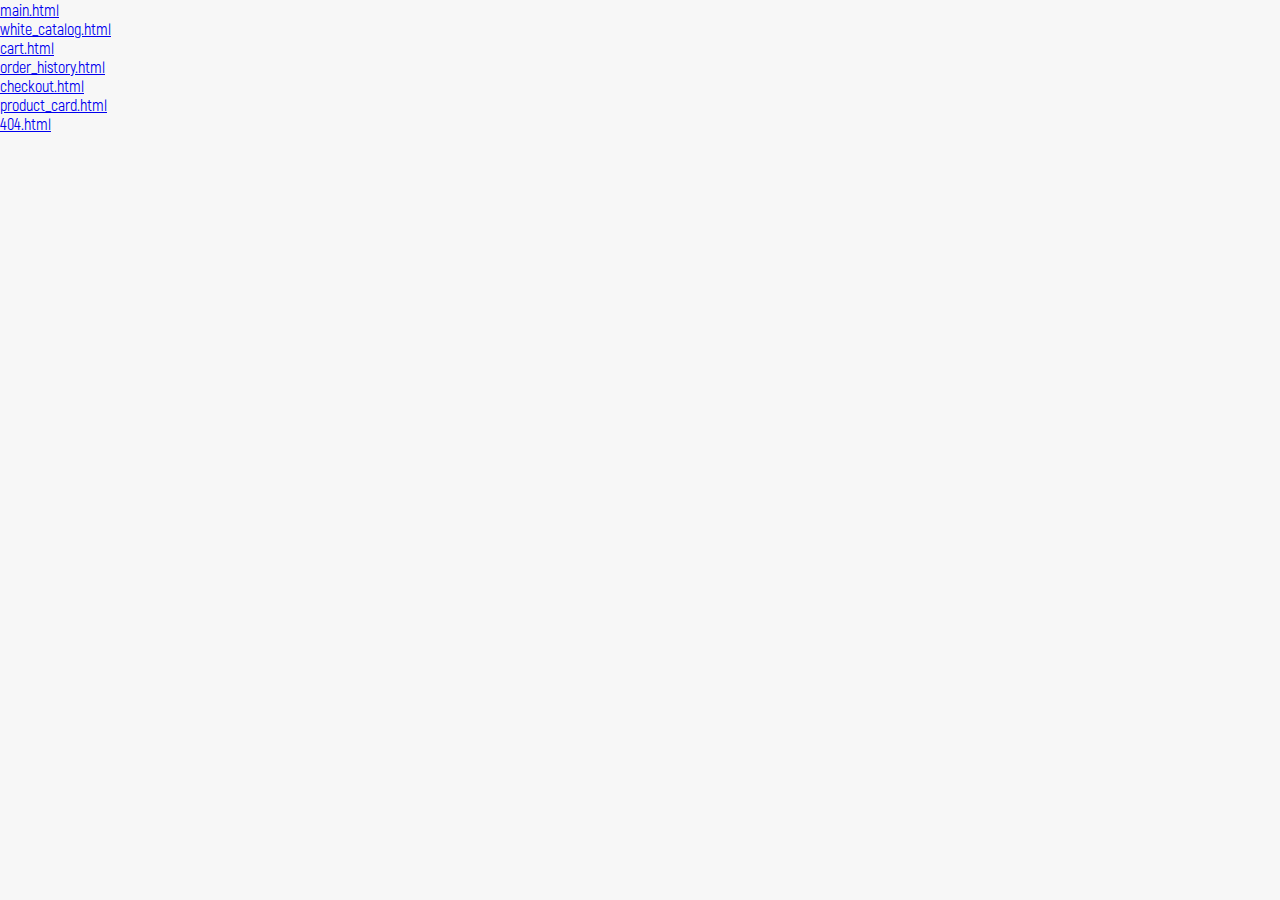
<file: index.html>
<!doctype html>
<html>
<head>
<meta charset="UTF-8">
<title>Документ без названия</title>
<meta name="viewport" content="width=device-width, initial-scale=1">
<link type="text/css" rel="stylesheet" href="css/material-design-iconic-font.min.css">
<link type="text/css" rel="stylesheet" href="css/font-awesome.min.css">
<link type="text/css" rel="stylesheet" href="css/jquery-ui.css">
<link type="text/css" rel="stylesheet" href="style.css">
</head>

<body>

<ul>
	<li><a href="main.html">main.html</a></li>
	<li><a href="white_catalog.html">white_catalog.html</a></li>
	<li><a href="cart.html">cart.html</a></li>
	<li><a href="order_history.html">order_history.html</a></li>
	<li><a href="сheckout.html">сheckout.html</a></li>
	<li><a href="product_card.html">product_card.html</a></li>
	<li><a href="404.html">404.html</a></li>
</ul>

</body>
</html>
</file>
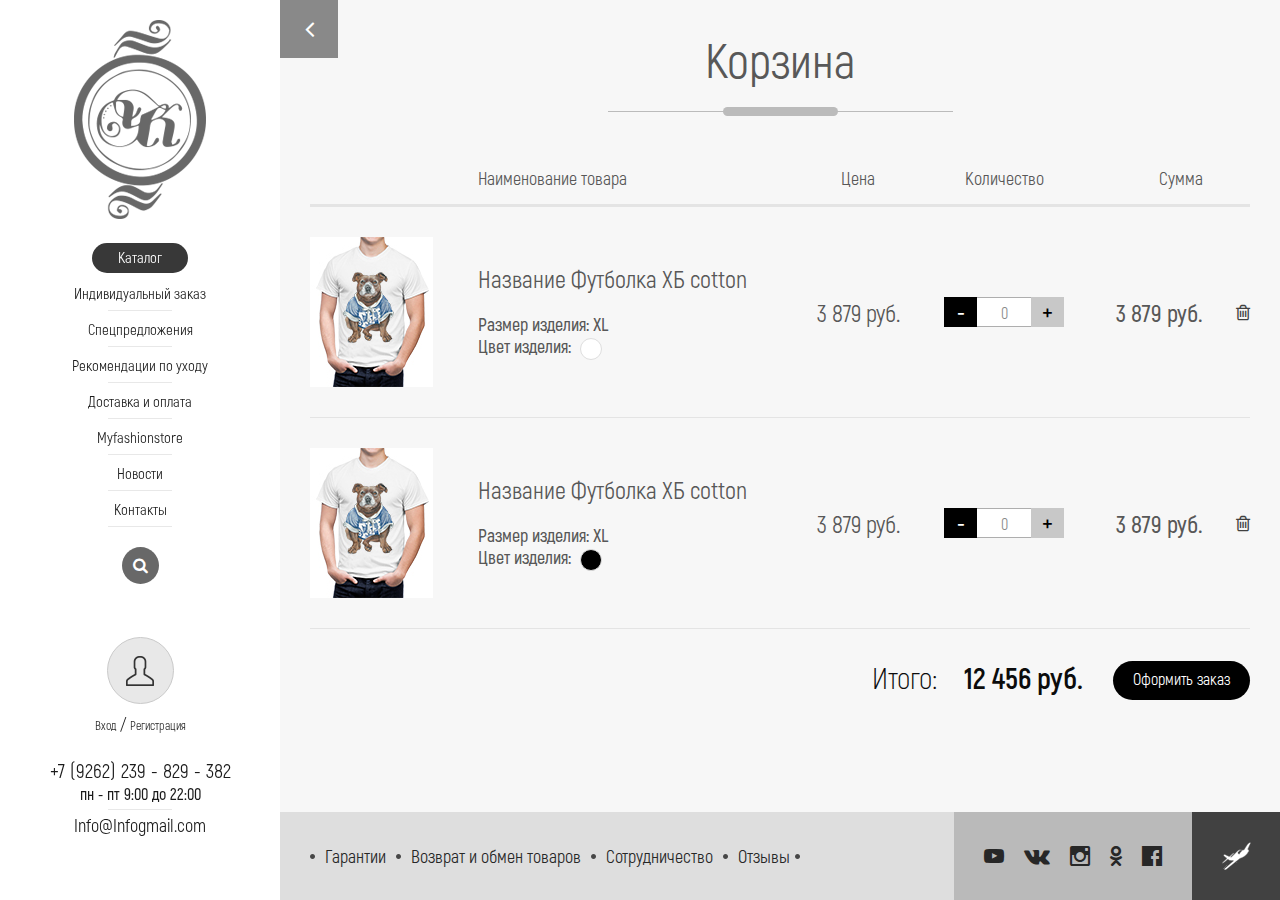
<file: cart.html>
<!doctype html>
<html>
<head>
<meta charset="UTF-8">
<title>Документ без названия</title>
<meta name="viewport" content="width=device-width, initial-scale=1">
<link type="text/css" rel="stylesheet" href="css/material-design-iconic-font.min.css">
<link type="text/css" rel="stylesheet" href="css/font-awesome.min.css">
<link type="text/css" rel="stylesheet" href="css/jquery-ui.css">
<link type="text/css" rel="stylesheet" href="css/magnific-popup.css">
<link type="text/css" rel="stylesheet" href="css/perfect-scrollbar.css">
<link type="text/css" rel="stylesheet" href="style.css">
</head>

<body>

<div class="mob_v header_m">
	<div class="menu_mob">
    	<button class="close_menu_mob"><i class="fa fa-bars" aria-hidden="true"></i></button>
    	<ul>
            <li class="active"><a href="#">Каталог</a></li>
            <li><a href="#">Индивидуальный заказ</a></li>
            <li><a href="#">Спецпредложения</a></li>
            <li><a href="#">Рекомендации по уходу</a></li>
            <li><a href="#">Доставка и оплата</a></li>
            <li><a href="#">Myfashionstore</a></li>
            <li><a href="#">Новости</a></li>
            <li><a href="#">Контакты</a></li>
        </ul>
    </div>
    <div class="logo_m"><a href="#"><img src="img/logo.png"></a></div>
    <div class="pers_bl right">
    	<button class="pers_mob"><i class="fa fa-user" aria-hidden="true"></i></button>
        <ul>
            <li class="active"><a href="#login_popup" class="bold open-popup-link">Вход</a></li>
            <li><a href="#reg_popup" class="open-popup-link">Регистрация</a></li>
        </ul>
    </div>
    <div class="clear"></div>
</div>

<div class="main_block">
	<div class="left_menu_bl text-center">
    	<div class="logo"><a href="#"><img src="img/logo.png"></a></div>
        <div class="menu">
        	<ul>
            	<li class="active"><a href="#">Каталог</a></li>
            	<li><a href="#">Индивидуальный заказ</a></li>
            	<li><a href="#">Спецпредложения</a></li>
            	<li><a href="#">Рекомендации по уходу</a></li>
            	<li><a href="#">Доставка и оплата</a></li>
            	<li><a href="#">Myfashionstore</a></li>
            	<li><a href="#">Новости</a></li>
            	<li><a href="#">Контакты</a></li>
            </ul>
        </div>
        <div class="search_form_min">
            <div id="sb-search" class="sb-search " >
                <form>
                    <input class="sb-search-input " onkeyup="buttonUp();" placeholder="Поиск" onblur="monkey();" type="search" value="" name="search" id="search">
                    <input class="sb-search-submit" type="submit"  value="">
                    <span class="sb-icon-search"><i class="fa fa-search"></i></span>
                </form>
            	<div class="clear"></div>
            </div>
        </div>
        <div class="in_panel">
        	<div class="ico_pers"></div>
            <p><a href="#login_popup" class="open-popup-link">Вход</a>  / <a href="#reg_popup" class="open-popup-link">Регистрация</a></p>
        </div>
        <div class="contact_info_bl">
        	<p class="phone">+7 (9262) 239 - 829 - 382</p>
            <p class="date">пн -  пт 9:00 до 22:00</p>
            <div class="mail">Info@Infogmail.com</div>
        </div>
    </div>
    <div class="container_m">
    	<div class="container">
        	<button class="close_menu"><i class="fa fa-angle-left" aria-hidden="true"></i></button>
            
            <div class="title_page title_sing_page text-center">
            	<h2>Корзина</h2>
                <div class="line_title"><div class="line_b_title"></div></div>
            </div>
            <div class="cart_table">
            	<table class="cart_t">
                		<thead>
                    	<tr>
                        	<th></th>
                        	<th class="text-left">Наименование товара</th>
                        	<th>Цена</th>
                        	<th>Количество</th>
                        	<th class="text-right">Сумма</th>
                        	<th></th>
                        </tr>
                        </thead>
                        <tbody>
                        <tr>
                        	<td class="td_cart_img"><img src="img/prod2.jpg"></td>
                        	<td>
                            	<h3 class="name_prod">Название Футболка ХБ cotton</h3>
                                <ul class="papam_prod">
                                	<li>Размер изделия:   XL</li>
                                	<li>Цвет изделия: <span class="color_cl cl_white"></span></li>
                                </ul>
                            </td>
                        	<td class="text-center">
                            	<h3 class="price_prod">3 879 руб.</h3>
                            </td>
                        	<td class="text-center">
                            	<form class="plus_minus" method="POST" action="#">
                                    <input type="button" value="-" class="qtyminus" field="quantity" />
                                    <input type="text" name="quantity" value="0" class="qty" />
                                    <input type="button" value="+" class="qtyplus" field="quantity" />
                                    <div class="clear"></div>
                                </form>
                            </td>
                        	<td class="text-right">
                            	<h3 class="all_price_prod">3 879 руб.</h3>
                            </td>
                        	<td class="text-right">
                            	<a href="#" class="ico_trash"><i class="fa fa-trash-o" aria-hidden="true"></i></a>
                            </td>
                        </tr>
                        <tr>
                        	<td class="td_cart_img"><img src="img/prod2.jpg"></td>
                        	<td>
                            	<h3 class="name_prod">Название Футболка ХБ cotton</h3>
                                <ul class="papam_prod">
                                	<li>Размер изделия:   XL</li>
                                	<li>Цвет изделия:  <span class="color_cl cl_black"></span></li>
                                </ul>
                            </td>
                        	<td class="text-center">
                            	<h3 class="price_prod">3 879 руб.</h3>
                            </td>
                        	<td class="text-center">
                            	<form class="plus_minus" method="POST" action="#">
                                    <input type="button" value="-" class="qtyminus" field="quantity2" />
                                    <input type="text" name="quantity2" value="0" class="qty" />
                                    <input type="button" value="+" class="qtyplus" field="quantity2" />
                                    <div class="clear"></div>
                                </form>
                            </td>
                        	<td class="text-right">
                            	<h3 class="all_price_prod">3 879 руб.</h3>
                            </td>
                        	<td class="text-right">
                            	<a href="#" class="ico_trash"><i class="fa fa-trash-o" aria-hidden="true"></i></a>
                            </td>
                        </tr>
                        </tbody>
                        <!-- <tr>
                        	<td></td>
                        	<td></td>
                        	<td> </td>
                        	<td></td>
                        	<td class="text-right">
                            	<h3 class="total_prod">Итого: <span>12 456 руб.</span></h3>
                            </td>
                        	<td class="text-right">
                            	<a href="#" class="button2 button3">Оформить заказ</a>
                            </td>
                        </tr> -->
                </table>
                        <div class="total_bl">
                        	<div class="right">
                            	<div class="left total_prod">Итого: <span>12 456 руб.</span></div>
                                <div class="left but_pr"><a href="#" class="button2 button3">Оформить заказ</a></div>
                            </div>
                            <div class="clear"></div>
                        </div>
            </div>
        <div class="footer">
        	<div class="f_2">
                <div class="created_block right"><a href="#"></a></div>
                <div class="network_bl right">
                    <ul>
                        <li><a href="#"><i class="zmdi zmdi-youtube-play"></i></a></li>
                        <li><a href="#"><i class="zmdi zmdi-vk"></i></a></li>
                        <li><a href="#"><i class="zmdi zmdi-instagram"></i></a></li>
                        <li><a href="#"><i class="zmdi zmdi-odnoklassniki"></i></a></li>
                        <li><a href="#"><i class="zmdi zmdi-facebook-box"></i></a></li>
                    </ul>
                    <div class="clear"></div>
                </div>
            </div>
        	<div class="footer_gr f_1">
            	<div class="left">
                	<div class="nav_footer">
                    	<ul>
                        	<li><a href="#">Гарантии</a></li>
                        	<li><a href="#">Возврат и обмен товаров</a></li>
                        	<li><a href="#">Сотрудничество</a></li>
                        	<li><a href="#">Отзывы</a></li>
                        </ul>
                        <div class="clear"></div>
                    </div>
                </div>
                <div class="right">
                	<div class="pay_system_footer">
                    	<ul>
                        	<li><i class="fa fa-cc-visa" aria-hidden="true"></i></li>
                        	<li><i class="fa fa-cc-mastercard" aria-hidden="true"></i></li>
                        	<li><i class="fa fa-cc-visa" aria-hidden="true"></i></li>
                        	<li><i class="fa fa-cc-mastercard" aria-hidden="true"></i></li>
                        	<li><i class="fa fa-cc-mastercard" aria-hidden="true"></i></li>
                        </ul>
                        <div class="clear"></div>
                    </div>
                </div>
                <div class="clear"></div>
            </div>
            <div class="clear"></div>
        </div>
    	</div>
    </div>
</div>

<div id="login_popup" class="white-popup mfp-hide">
    <div class="text_center">
    	<h2>Вход</h2>
        <div class="soc_bl">
        	<ul>
            	<li><a href="#"><i class="fa fa-vk" aria-hidden="true"></i> Войти через ВКонтакте</a></li>
            	<li><a href="#"><i class="fa fa-facebook-official" aria-hidden="true"></i> Войти через Facebook</a></li>
            </ul>
            <div class="clear"></div>
        </div>
        <form class="main_form" id="form1">
            <label>E-mail  адрес*</label>
            <input type="email" class="input_text_form">
            <label>Пароль *</label>
            <input type="email" class="input_text_form">
            <p class="ps_z"><a href="#password_recovery_popup" class="open-popup-link">Забыли пароль?</a></p>
            <div class="button_form_bl">
            	<div class="left"><a href="#" class="button2 b_gray">Регистрация</a></div>
                <div class="right"><input class="button2 b_black" value="Вход" type="submit"></div>
                <div class="clear"></div>
            </div>
        </form>
    </div>
</div>

<div id="reg_popup" class="white-popup mfp-hide">
    <div class="text_center">
    	<h2>Регистрация</h2>
        <div class="soc_bl">
        	<ul>
            	<li><a href="#"><i class="fa fa-vk" aria-hidden="true"></i> Войти через ВКонтакте</a></li>
            	<li><a href="#"><i class="fa fa-facebook-official" aria-hidden="true"></i> Войти через Facebook</a></li>
            </ul>
            <div class="clear"></div>
        </div>
        <form class="main_form" id="form2">
        	<label>Имя</label>
            <input type="text" class="input_text_form">
            <label>E-mail  адрес*</label>
            <input type="email" class="input_text_form">
            <label>Пароль *</label>
            <input type="email" class="input_text_form">
            <div class="button_form_bl">
                <div class="right"><input class="button2 b_black" value="Регистрация" type="submit"></div>
                <div class="clear"></div>
            </div>
        </form>
    </div>
</div>

<div id="password_recovery_popup" class="white-popup mfp-hide">
    <div class="text_center">
    	<h2>Востановление доступа</h2>
        <form class="main_form" id="form3">
            <label>E-mail  адрес*</label>
            <input type="email" class="input_text_form">
            <div class="button_form_bl">
                <div class="right"><input class="button2 b_black" value="Отправить" type="submit"></div>
                <div class="clear"></div>
            </div>
        </form>
    </div>
</div>

<script src="js/jquery-1.11.2.min.js"></script>
<script src="js/perfect-scrollbar.min.js"></script>
<script src="js/jquery-ui.min.js"></script>
<script src="js/jquery.magnific-popup.min.js"></script>
<script src="js/script.js"></script>

</body>
</html>
</file>
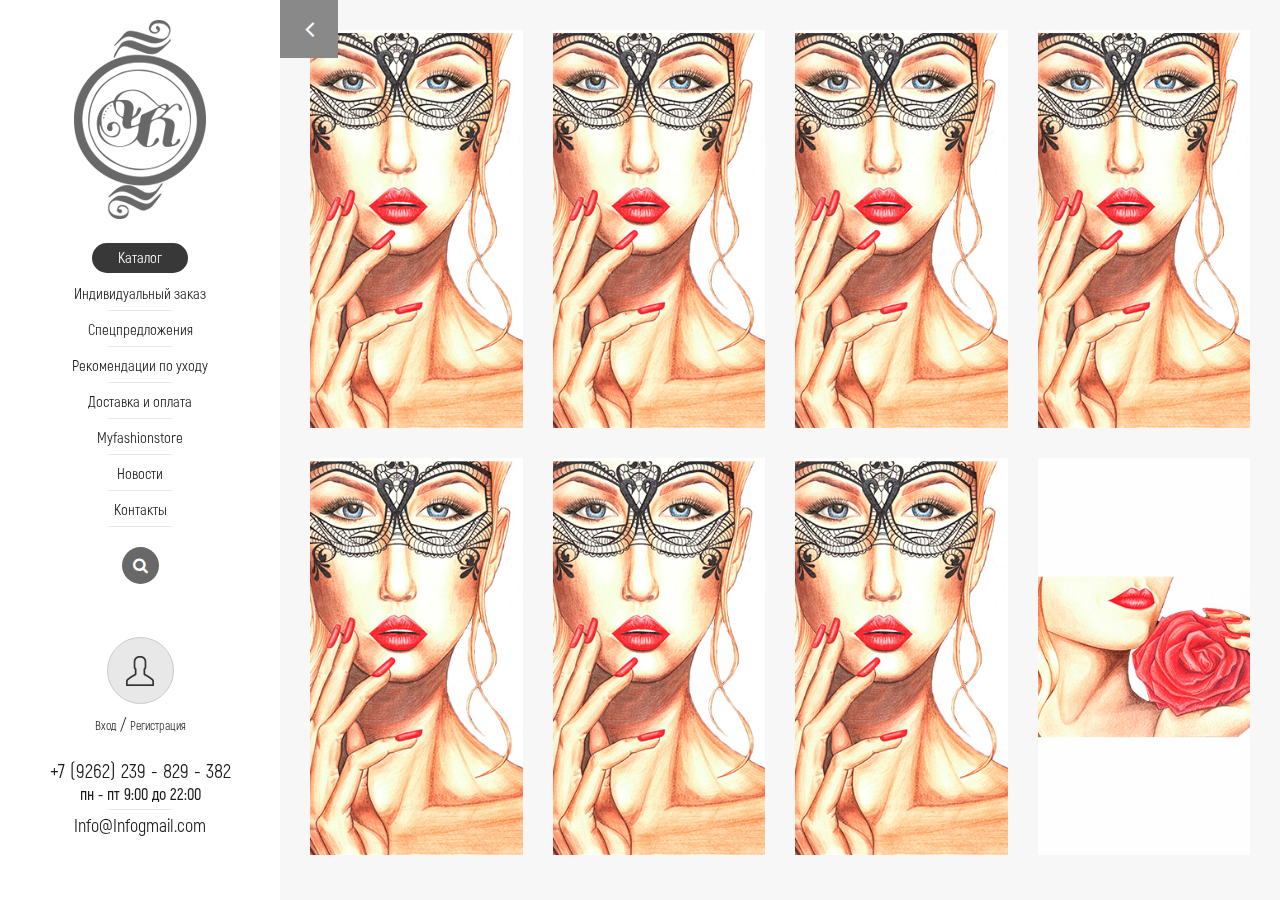
<file: main.html>
<!doctype html>
<html class="main_page">
<head>
<meta charset="UTF-8">
<title>Документ без названия</title>
<meta name="viewport" content="width=device-width, initial-scale=1">
<link type="text/css" rel="stylesheet" href="css/material-design-iconic-font.min.css">
<link type="text/css" rel="stylesheet" href="css/font-awesome.min.css">
<link type="text/css" rel="stylesheet" href="css/jquery-ui.css">
<link type="text/css" rel="stylesheet" href="css/magnific-popup.css">
<link type="text/css" rel="stylesheet" href="css/perfect-scrollbar.css">
<link type="text/css" rel="stylesheet" href="style.css">
</head>

<body>

<div class="mob_v header_m">
	<div class="menu_mob">
    	<button class="close_menu_mob"><i class="fa fa-bars" aria-hidden="true"></i></button>
    	<ul>
            <li class="active"><a href="#">Каталог</a></li>
            <li><a href="#">Индивидуальный заказ</a></li>
            <li><a href="#">Спецпредложения</a></li>
            <li><a href="#">Рекомендации по уходу</a></li>
            <li><a href="#">Доставка и оплата</a></li>
            <li><a href="#">Myfashionstore</a></li>
            <li><a href="#">Новости</a></li>
            <li><a href="#">Контакты</a></li>
        </ul>
    </div>
    <div class="logo_m"><a href="#"><img src="img/logo.png"></a></div>
    <div class="pers_bl right">
    	<button class="pers_mob"><i class="fa fa-user" aria-hidden="true"></i></button>
        <ul>
            <li class="active"><a href="#login_popup" class="bold open-popup-link">Вход</a></li>
            <li><a href="#reg_popup" class="open-popup-link">Регистрация</a></li>
        </ul>
    </div>
    <div class="clear"></div>
</div>

<div class="main_block">
	<div class="left_menu_bl text-center">
    	<div class="logo"><a href="#"><img src="img/logo.png"></a></div>
        <div class="menu">
        	<ul>
            	<li class="active"><a href="#">Каталог</a></li>
            	<li><a href="#">Индивидуальный заказ</a></li>
            	<li><a href="#">Спецпредложения</a></li>
            	<li><a href="#">Рекомендации по уходу</a></li>
            	<li><a href="#">Доставка и оплата</a></li>
            	<li><a href="#">Myfashionstore</a></li>
            	<li><a href="#">Новости</a></li>
            	<li><a href="#">Контакты</a></li>
            </ul>
        </div>
        <div class="search_form_min">
            <div id="sb-search" class="sb-search " >
                <form>
                    <input class="sb-search-input " onkeyup="buttonUp();" placeholder="Поиск" onblur="monkey();" type="search" value="" name="search" id="search">
                    <input class="sb-search-submit" type="submit"  value="">
                    <span class="sb-icon-search"><i class="fa fa-search"></i></span>
                </form>
            	<div class="clear"></div>
            </div>
        </div>
        <div class="in_panel">
        	<div class="ico_pers"></div>
            <p><a href="#login_popup" class="open-popup-link">Вход</a>  / <a href="#reg_popup" class="open-popup-link">Регистрация</a></p>
        </div>
        <div class="contact_info_bl">
        	<p class="phone">+7 (9262) 239 - 829 - 382</p>
            <p class="date">пн -  пт 9:00 до 22:00</p>
            <div class="mail">Info@Infogmail.com</div>
        </div>
    </div>
    <div class="container_m">
    	<div class="container main_page">
        	<button class="close_menu"><i class="fa fa-angle-left" aria-hidden="true"></i></button>
            <div class="imgs_bl">
            	<div class="col4_img">
                	<div class="img_bl_bl" style="background-image: url(img/print1.jpg);">
                    	
                        <div class="plash_bl_img">
                        	<div class="in_plash_bl_img">
                            	<div class="in__plash_bl_img">
                                    <h4 class="name">Myfashionstore</h4>
                                    <p>Выбери свой образ, стань неповторимой,
    с колекцией наших принтов </p>
                                    <a href="#" class="button_creat">Создай свой образ</a>
                            	</div>
                            </div>
                        </div>
                    </div>
                </div>
            	<div class="col4_img">
                	<div class="img_bl_bl" style="background-image: url(img/print1.jpg);">
                        <div class="plash_bl_img">
                        	<div class="in_plash_bl_img">
                            	<div class="in__plash_bl_img">
                                    <h4 class="name">Myfashionstore</h4>
                                    <p>Выбери свой образ, стань неповторимой,
    с колекцией наших принтов </p>
                                    <a href="#" class="button_creat">Создай свой образ</a>
                            	</div>
                            </div>
                        </div>
                    </div>
                </div>
            	<div class="col4_img">
                	<div class="img_bl_bl" style="background-image: url(img/print1.jpg);">
                        <div class="plash_bl_img">
                        	<div class="in_plash_bl_img">
                            	<div class="in__plash_bl_img">
                                    <h4 class="name">Myfashionstore</h4>
                                    <p>Выбери свой образ, стань неповторимой,
    с колекцией наших принтов </p>
                                    <a href="#" class="button_creat">Создай свой образ</a>
                            	</div>
                            </div>
                        </div>
                    </div>
                </div>
            	<div class="col4_img">
                	<div class="img_bl_bl" style="background-image: url(img/print1.jpg);">
                        <div class="plash_bl_img">
                        	<div class="in_plash_bl_img">
                            	<div class="in__plash_bl_img">
                                    <h4 class="name">Myfashionstore</h4>
                                    <p>Выбери свой образ, стань неповторимой,
    с колекцией наших принтов </p>
                                    <a href="#" class="button_creat">Создай свой образ</a>
                            	</div>
                            </div>
                        </div>
                    </div>
                </div>
            	<div class="col4_img">
                	<div class="img_bl_bl" style="background-image: url(img/print1.jpg);">
                        <div class="plash_bl_img">
                        	<div class="in_plash_bl_img">
                            	<div class="in__plash_bl_img">
                                    <h4 class="name">Myfashionstore</h4>
                                    <p>Выбери свой образ, стань неповторимой,
    с колекцией наших принтов </p>
                                    <a href="#" class="button_creat">Создай свой образ</a>
                            	</div>
                            </div>
                        </div>
                    </div>
                </div>
            	<div class="col4_img">
                	<div class="img_bl_bl" style="background-image: url(img/print1.jpg);">
                        <div class="plash_bl_img">
                        	<div class="in_plash_bl_img">
                            	<div class="in__plash_bl_img">
                                    <h4 class="name">Myfashionstore</h4>
                                    <p>Выбери свой образ, стань неповторимой,
    с колекцией наших принтов </p>
                                    <a href="#" class="button_creat">Создай свой образ</a>
                            	</div>
                            </div>
                        </div>
                    </div>
                </div>
            	<div class="col4_img">
                	<div class="img_bl_bl" style="background-image: url(img/print1.jpg);">
                        <div class="plash_bl_img">
                        	<div class="in_plash_bl_img">
                            	<div class="in__plash_bl_img">
                                    <h4 class="name">Myfashionstore</h4>
                                    <p>Выбери свой образ, стань неповторимой,
    с колекцией наших принтов </p>
                                    <a href="#" class="button_creat">Создай свой образ</a>
                            	</div>
                            </div>
                        </div>
                    </div>
                </div>
            	<div class="col4_img">
                	<div class="img_bl_bl" style="background-image: url(img/print3.jpg);">
                        <div class="plash_bl_img">
                        	<div class="in_plash_bl_img">
                            	<div class="in__plash_bl_img">
                                    <h4 class="name">Myfashionstore</h4>
                                    <p>Выбери свой образ, стань неповторимой,
    с колекцией наших принтов </p>
                                    <a href="#" class="button_creat">Создай свой образ</a>
                            	</div>
                            </div>
                        </div>
                    </div>
                </div>
                <div class="clear"></div>
            </div>
    	</div>
    </div>
    <div class="clear"></div>
</div>

<div id="login_popup" class="white-popup mfp-hide">
    <div class="text_center">
    	<h2>Вход</h2>
        <div class="soc_bl">
        	<ul>
            	<li><a href="#"><i class="fa fa-vk" aria-hidden="true"></i> Войти через ВКонтакте</a></li>
            	<li><a href="#"><i class="fa fa-facebook-official" aria-hidden="true"></i> Войти через Facebook</a></li>
            </ul>
            <div class="clear"></div>
        </div>
        <form class="main_form" id="form1">
            <label>E-mail  адрес*</label>
            <input type="email" class="input_text_form">
            <label>Пароль *</label>
            <input type="email" class="input_text_form">
            <p class="ps_z"><a href="#password_recovery_popup" class="open-popup-link">Забыли пароль?</a></p>
            <div class="button_form_bl">
            	<div class="left"><a href="#" class="button2 b_gray">Регистрация</a></div>
                <div class="right"><input class="button2 b_black" value="Вход" type="submit"></div>
                <div class="clear"></div>
            </div>
        </form>
    </div>
</div>

<div id="reg_popup" class="white-popup mfp-hide">
    <div class="text_center">
    	<h2>Регистрация</h2>
        <div class="soc_bl">
        	<ul>
            	<li><a href="#"><i class="fa fa-vk" aria-hidden="true"></i> Войти через ВКонтакте</a></li>
            	<li><a href="#"><i class="fa fa-facebook-official" aria-hidden="true"></i> Войти через Facebook</a></li>
            </ul>
            <div class="clear"></div>
        </div>
        <form class="main_form" id="form2">
        	<label>Имя</label>
            <input type="text" class="input_text_form">
            <label>E-mail  адрес*</label>
            <input type="email" class="input_text_form">
            <label>Пароль *</label>
            <input type="email" class="input_text_form">
            <div class="button_form_bl">
                <div class="right"><input class="button2 b_black" value="Регистрация" type="submit"></div>
                <div class="clear"></div>
            </div>
        </form>
    </div>
</div>

<div id="password_recovery_popup" class="white-popup mfp-hide">
    <div class="text_center">
    	<h2>Востановление доступа</h2>
        <form class="main_form" id="form3">
            <label>E-mail  адрес*</label>
            <input type="email" class="input_text_form">
            <div class="button_form_bl">
                <div class="right"><input class="button2 b_black" value="Отправить" type="submit"></div>
                <div class="clear"></div>
            </div>
        </form>
    </div>
</div>

<script src="js/jquery-1.11.2.min.js"></script>
<script src="js/perfect-scrollbar.min.js"></script>
<script src="js/jquery-ui.min.js"></script>
<script src="js/jquery.magnific-popup.min.js"></script>
<script src="js/script.js"></script>

</body>
</html>
</file>
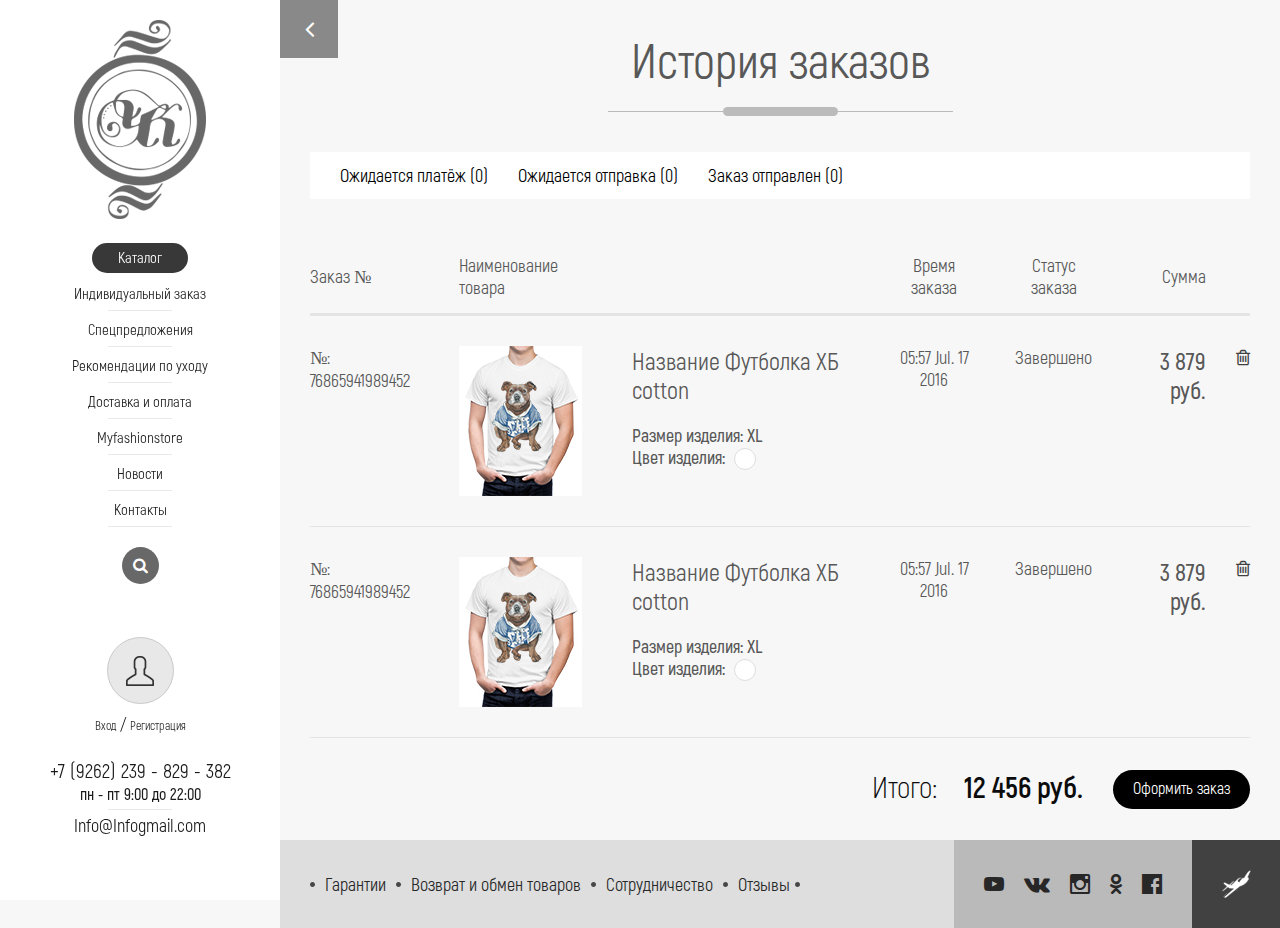
<file: order_history.html>
<!doctype html>
<html>
<head>
<meta charset="UTF-8">
<title>Документ без названия</title>
<meta name="viewport" content="width=device-width, initial-scale=1">
<link type="text/css" rel="stylesheet" href="css/material-design-iconic-font.min.css">
<link type="text/css" rel="stylesheet" href="css/font-awesome.min.css">
<link type="text/css" rel="stylesheet" href="css/jquery-ui.css">
<link type="text/css" rel="stylesheet" href="css/magnific-popup.css">
<link type="text/css" rel="stylesheet" href="css/perfect-scrollbar.css">
<link type="text/css" rel="stylesheet" href="style.css">
</head>

<body>

<div class="mob_v header_m">
	<div class="menu_mob">
    	<button class="close_menu_mob"><i class="fa fa-bars" aria-hidden="true"></i></button>
    	<ul>
            <li class="active"><a href="#">Каталог</a></li>
            <li><a href="#">Индивидуальный заказ</a></li>
            <li><a href="#">Спецпредложения</a></li>
            <li><a href="#">Рекомендации по уходу</a></li>
            <li><a href="#">Доставка и оплата</a></li>
            <li><a href="#">Myfashionstore</a></li>
            <li><a href="#">Новости</a></li>
            <li><a href="#">Контакты</a></li>
        </ul>
    </div>
    <div class="logo_m"><a href="#"><img src="img/logo.png"></a></div>
    <div class="pers_bl right">
    	<button class="pers_mob"><i class="fa fa-user" aria-hidden="true"></i></button>
        <ul>
            <li class="active"><a href="#login_popup" class="bold open-popup-link">Вход</a></li>
            <li><a href="#reg_popup" class="open-popup-link">Регистрация</a></li>
        </ul>
    </div>
    <div class="clear"></div>
</div>

<div class="main_block">
	<div class="left_menu_bl text-center">
    	<div class="logo"><a href="#"><img src="img/logo.png"></a></div>
        <div class="menu">
        	<ul>
            	<li class="active"><a href="#">Каталог</a></li>
            	<li><a href="#">Индивидуальный заказ</a></li>
            	<li><a href="#">Спецпредложения</a></li>
            	<li><a href="#">Рекомендации по уходу</a></li>
            	<li><a href="#">Доставка и оплата</a></li>
            	<li><a href="#">Myfashionstore</a></li>
            	<li><a href="#">Новости</a></li>
            	<li><a href="#">Контакты</a></li>
            </ul>
        </div>
        <div class="search_form_min">
            <div id="sb-search" class="sb-search " >
                <form>
                    <input class="sb-search-input " onkeyup="buttonUp();" placeholder="Поиск" onblur="monkey();" type="search" value="" name="search" id="search">
                    <input class="sb-search-submit" type="submit"  value="">
                    <span class="sb-icon-search"><i class="fa fa-search"></i></span>
                </form>
            	<div class="clear"></div>
            </div>
        </div>
        <div class="in_panel">
        	<div class="ico_pers"></div>
            <p><a href="#login_popup" class="open-popup-link">Вход</a>  / <a href="#reg_popup" class="open-popup-link">Регистрация</a></p>
        </div>
        <div class="contact_info_bl">
        	<p class="phone">+7 (9262) 239 - 829 - 382</p>
            <p class="date">пн -  пт 9:00 до 22:00</p>
            <div class="mail">Info@Infogmail.com</div>
        </div>
    </div>
    <div class="container_m">
    	<div class="container">
        	<button class="close_menu"><i class="fa fa-angle-left" aria-hidden="true"></i></button>
            
            <div class="title_page title_sing_page text-center">
            	<h2>История заказов</h2>
                <div class="line_title"><div class="line_b_title"></div></div>
            </div>
            <div class="sort_bl_3">
            	<ul>
                	<li><a href="#">Ожидается платёж (0)</a></li>
                	<li><a href="#">Ожидается отправка (0)</a></li>
                	<li><a href="#">Заказ отправлен (0)</a></li>
                </ul>
                <div class="clear"></div>
            </div>
            <div class="cart_table">
            	<table class="cart_t history_t">
                		<thead>
                    	<tr>
                        	<th class="text-left">Заказ №</th>
                        	<th class="text-left">Наименование товара</th>
                        	<th></th>
                        	<th>Время заказа</th>
                        	<th>Статус заказа</th>
                        	<th class="text-right">Сумма</th>
                        	<th></th>
                        </tr>
                        </thead>
                        <tbody>
                        <tr>
                        	<td><span class="num_prod">№: 76865941989452</span></td>
                        	<td class="td_cart_img"><img src="img/prod2.jpg"></td>
                        	<td>
                            	<h3 class="name_prod">Название Футболка ХБ cotton</h3>
                                <ul class="papam_prod">
                                	<li>Размер изделия:   XL</li>
                                	<li>Цвет изделия: <span class="color_cl cl_white"></span></li>
                                </ul>
                            </td>
                        	<td class="text-center">
                            	<span class="date_prod">05:57 Jul. 17 2016</span>
                            </td>
                        	<td class="text-center">
                            	<span class="status_prod">Завершено</span>
                            </td>
                        	<td class="text-right">
                            	<h3 class="all_price_prod">3 879 руб.</h3>
                            </td>
                        	<td class="text-right">
                            	<a href="#" class="ico_trash"><i class="fa fa-trash-o" aria-hidden="true"></i></a>
                            </td>
                        </tr>
                        <tr>
                        	<td><span class="num_prod">№: 76865941989452</span></td>
                        	<td class="td_cart_img"><img src="img/prod2.jpg"></td>
                        	<td>
                            	<h3 class="name_prod">Название Футболка ХБ cotton</h3>
                                <ul class="papam_prod">
                                	<li>Размер изделия:   XL</li>
                                	<li>Цвет изделия: <span class="color_cl cl_white"></span></li>
                                </ul>
                            </td>
                        	<td class="text-center">
                            	<span class="date_prod">05:57 Jul. 17 2016</span>
                            </td>
                        	<td class="text-center">
                            	<span class="status_prod">Завершено</span>
                            </td>
                        	<td class="text-right">
                            	<h3 class="all_price_prod">3 879 руб.</h3>
                            </td>
                        	<td class="text-right">
                            	<a href="#" class="ico_trash"><i class="fa fa-trash-o" aria-hidden="true"></i></a>
                            </td>
                        </tr>
                        </tbody>
                        <!-- <tr>
                        	<td></td>
                        	<td></td>
                        	<td> </td>
                        	<td></td>
                        	<td class="text-right">
                            	<h3 class="total_prod">Итого: <span>12 456 руб.</span></h3>
                            </td>
                        	<td class="text-right">
                            	<a href="#" class="button2 button3">Оформить заказ</a>
                            </td>
                        </tr> -->
                </table>
                        <div class="total_bl">
                        	<div class="right">
                            	<div class="left total_prod">Итого: <span>12 456 руб.</span></div>
                                <div class="left but_pr"><a href="#" class="button2 button3">Оформить заказ</a></div>
                            </div>
                            <div class="clear"></div>
                        </div>
            </div>
        <div class="footer">
        	<div class="f_2">
                <div class="created_block right"><a href="#"></a></div>
                <div class="network_bl right">
                    <ul>
                        <li><a href="#"><i class="zmdi zmdi-youtube-play"></i></a></li>
                        <li><a href="#"><i class="zmdi zmdi-vk"></i></a></li>
                        <li><a href="#"><i class="zmdi zmdi-instagram"></i></a></li>
                        <li><a href="#"><i class="zmdi zmdi-odnoklassniki"></i></a></li>
                        <li><a href="#"><i class="zmdi zmdi-facebook-box"></i></a></li>
                    </ul>
                    <div class="clear"></div>
                </div>
            </div>
        	<div class="footer_gr f_1">
            	<div class="left">
                	<div class="nav_footer">
                    	<ul>
                        	<li><a href="#">Гарантии</a></li>
                        	<li><a href="#">Возврат и обмен товаров</a></li>
                        	<li><a href="#">Сотрудничество</a></li>
                        	<li><a href="#">Отзывы</a></li>
                        </ul>
                        <div class="clear"></div>
                    </div>
                </div>
                <div class="right">
                	<div class="pay_system_footer">
                    	<ul>
                        	<li><i class="fa fa-cc-visa" aria-hidden="true"></i></li>
                        	<li><i class="fa fa-cc-mastercard" aria-hidden="true"></i></li>
                        	<li><i class="fa fa-cc-visa" aria-hidden="true"></i></li>
                        	<li><i class="fa fa-cc-mastercard" aria-hidden="true"></i></li>
                        	<li><i class="fa fa-cc-mastercard" aria-hidden="true"></i></li>
                        </ul>
                        <div class="clear"></div>
                    </div>
                </div>
                <div class="clear"></div>
            </div>
            <div class="clear"></div>
        </div>
    	</div>
    </div>
</div>

<div id="login_popup" class="white-popup mfp-hide">
    <div class="text_center">
    	<h2>Вход</h2>
        <div class="soc_bl">
        	<ul>
            	<li><a href="#"><i class="fa fa-vk" aria-hidden="true"></i> Войти через ВКонтакте</a></li>
            	<li><a href="#"><i class="fa fa-facebook-official" aria-hidden="true"></i> Войти через Facebook</a></li>
            </ul>
            <div class="clear"></div>
        </div>
        <form class="main_form" id="form1">
            <label>E-mail  адрес*</label>
            <input type="email" class="input_text_form">
            <label>Пароль *</label>
            <input type="email" class="input_text_form">
            <p class="ps_z"><a href="#password_recovery_popup" class="open-popup-link">Забыли пароль?</a></p>
            <div class="button_form_bl">
            	<div class="left"><a href="#" class="button2 b_gray">Регистрация</a></div>
                <div class="right"><input class="button2 b_black" value="Вход" type="submit"></div>
                <div class="clear"></div>
            </div>
        </form>
    </div>
</div>

<div id="reg_popup" class="white-popup mfp-hide">
    <div class="text_center">
    	<h2>Регистрация</h2>
        <div class="soc_bl">
        	<ul>
            	<li><a href="#"><i class="fa fa-vk" aria-hidden="true"></i> Войти через ВКонтакте</a></li>
            	<li><a href="#"><i class="fa fa-facebook-official" aria-hidden="true"></i> Войти через Facebook</a></li>
            </ul>
            <div class="clear"></div>
        </div>
        <form class="main_form" id="form2">
        	<label>Имя</label>
            <input type="text" class="input_text_form">
            <label>E-mail  адрес*</label>
            <input type="email" class="input_text_form">
            <label>Пароль *</label>
            <input type="email" class="input_text_form">
            <div class="button_form_bl">
                <div class="right"><input class="button2 b_black" value="Регистрация" type="submit"></div>
                <div class="clear"></div>
            </div>
        </form>
    </div>
</div>

<div id="password_recovery_popup" class="white-popup mfp-hide">
    <div class="text_center">
    	<h2>Востановление доступа</h2>
        <form class="main_form" id="form3">
            <label>E-mail  адрес*</label>
            <input type="email" class="input_text_form">
            <div class="button_form_bl">
                <div class="right"><input class="button2 b_black" value="Отправить" type="submit"></div>
                <div class="clear"></div>
            </div>
        </form>
    </div>
</div>

<script src="js/jquery-1.11.2.min.js"></script>
<script src="js/perfect-scrollbar.min.js"></script>
<script src="js/jquery-ui.min.js"></script>
<script src="js/jquery.magnific-popup.min.js"></script>
<script src="js/script.js"></script>

</body>
</html>
</file>
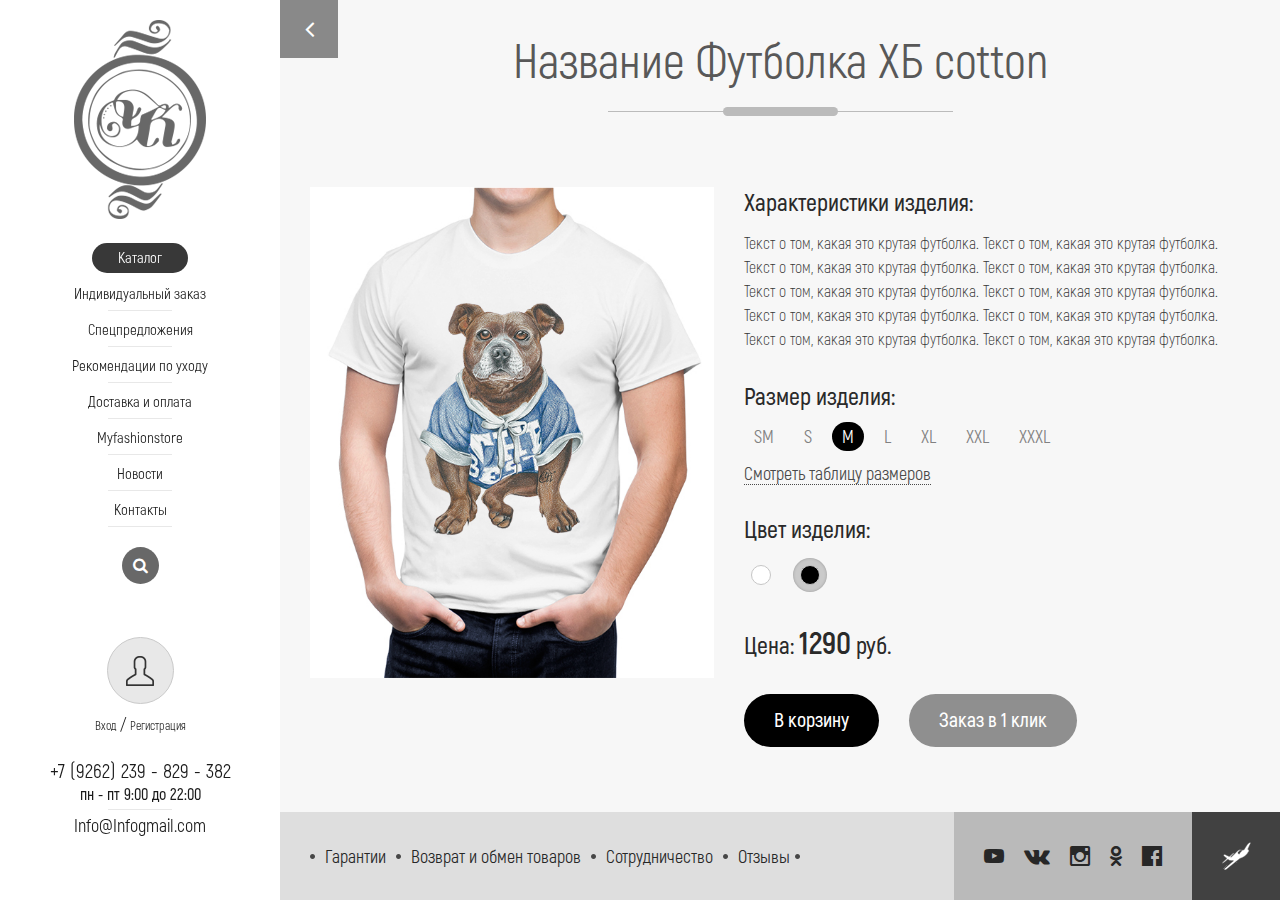
<file: product_card.html>
<!doctype html>
<html>
<head>
<meta charset="UTF-8">
<title>Документ без названия</title>
<meta name="viewport" content="width=device-width, initial-scale=1">
<link type="text/css" rel="stylesheet" href="css/material-design-iconic-font.min.css">
<link type="text/css" rel="stylesheet" href="css/font-awesome.min.css">
<link type="text/css" rel="stylesheet" href="css/jquery-ui.css">
<link type="text/css" rel="stylesheet" href="css/magnific-popup.css">
<link type="text/css" rel="stylesheet" href="css/perfect-scrollbar.css">
<link type="text/css" rel="stylesheet" href="style.css">
</head>

<body>

<div class="mob_v header_m">
	<div class="menu_mob">
    	<button class="close_menu_mob"><i class="fa fa-bars" aria-hidden="true"></i></button>
    	<ul>
            <li class="active"><a href="#">Каталог</a></li>
            <li><a href="#">Индивидуальный заказ</a></li>
            <li><a href="#">Спецпредложения</a></li>
            <li><a href="#">Рекомендации по уходу</a></li>
            <li><a href="#">Доставка и оплата</a></li>
            <li><a href="#">Myfashionstore</a></li>
            <li><a href="#">Новости</a></li>
            <li><a href="#">Контакты</a></li>
        </ul>
    </div>
    <div class="logo_m"><a href="#"><img src="img/logo.png"></a></div>
    <div class="pers_bl right">
    	<button class="pers_mob"><i class="fa fa-user" aria-hidden="true"></i></button>
        <ul>
            <li class="active"><a href="#login_popup" class="bold open-popup-link">Вход</a></li>
            <li><a href="#reg_popup" class="open-popup-link">Регистрация</a></li>
        </ul>
    </div>
    <div class="clear"></div>
</div>

<div class="main_block">
	<div class="left_menu_bl text-center">
    	<div class="logo"><a href="#"><img src="img/logo.png"></a></div>
        <div class="menu">
        	<ul>
            	<li class="active"><a href="#">Каталог</a></li>
            	<li><a href="#">Индивидуальный заказ</a></li>
            	<li><a href="#">Спецпредложения</a></li>
            	<li><a href="#">Рекомендации по уходу</a></li>
            	<li><a href="#">Доставка и оплата</a></li>
            	<li><a href="#">Myfashionstore</a></li>
            	<li><a href="#">Новости</a></li>
            	<li><a href="#">Контакты</a></li>
            </ul>
        </div>
        <div class="search_form_min">
            <div id="sb-search" class="sb-search " >
                <form>
                    <input class="sb-search-input " onkeyup="buttonUp();" placeholder="Поиск" onblur="monkey();" type="search" value="" name="search" id="search">
                    <input class="sb-search-submit" type="submit"  value="">
                    <span class="sb-icon-search"><i class="fa fa-search"></i></span>
                </form>
            	<div class="clear"></div>
            </div>
        </div>
        <div class="in_panel">
        	<div class="ico_pers"></div>
            <p><a href="#login_popup" class="open-popup-link">Вход</a>  / <a href="#reg_popup" class="open-popup-link">Регистрация</a></p>
        </div>
        <div class="contact_info_bl">
        	<p class="phone">+7 (9262) 239 - 829 - 382</p>
            <p class="date">пн -  пт 9:00 до 22:00</p>
            <div class="mail">Info@Infogmail.com</div>
        </div>
    </div>
    <div class="container_m">
    	<div class="container">
        	<button class="close_menu"><i class="fa fa-angle-left" aria-hidden="true"></i></button>
            
            <div class="title_page title_sing_page text-center">
            	<h2>Название Футболка ХБ cotton</h2>
                <div class="line_title"><div class="line_b_title"></div></div>
            </div>
            
            <div class="product_card">
            	<div class="left img_product_card">
                	
                	<div class="img_bl_bl">
                    	<img src="img/product_img.jpg">
                        <div class="plash_bl_img">
                        	<div class="in_plash_bl_img">
                            	<div class="in__plash_bl_img">
                                    <h4 class="name">Myfashionstore</h4>
                                    <a href="#" class="button_creat" id="change_print_b">Хотите сменить принт?</a>
                            	</div>
                            </div>
                        </div>
                    </div>
                </div>
                <div class="right container_product_card">
                	<div class="pr_characteristic_bl">
                    	<h3>Характеристики изделия:</h3>
                        <p>Текст о том, какая это крутая футболка. Текст о том, какая это крутая футболка. Текст о том, какая это крутая футболка. Текст о том, какая это крутая футболка. Текст о том, какая это крутая футболка. Текст о том, какая это крутая футболка. Текст о том, какая это крутая футболка. Текст о том, какая это крутая футболка. Текст о том, какая это крутая футболка. Текст о том, какая это крутая футболка.</p>
                    </div>
                    <div class="pr_characteristic_bl">
                    	<h3>Размер изделия:</h3>
                        <ul class="choose_size left">
                        	<li><a href="#">sm</a></li>
                        	<li><a href="#">s</a></li>
                        	<li><a href="#" class="active">m</a></li>
                        	<li><a href="#">l</a></li>
                        	<li><a href="#">xl</a></li>
                        	<li><a href="#">xxl</a></li>
                        	<li><a href="#">xxxl</a></li>
                        </ul>
                        <div class="left table_size_a"><a href="#">Смотреть таблицу размеров</a></div>
                        <div class="clear"></div>
                    </div>
                    <div class="pr_characteristic_bl">
                    	<h3>Цвет изделия:</h3>
                        <ul class="choose_color">
                        	<li><a href="#"><span class="color_white color_ch"></span></a></li>
                        	<li><a href="#" class="active"><span class="color_black color_ch"></span></a></li>
                        </ul>
                        <div class="clear"></div>
                    </div>
                    <div class="pr_characteristic_bl">
                    	<h3 class="price_mm">Цена: <span>1290</span> руб.</h3>
                    </div>
                    <div class="button_cart_pr">
                    	<ul>
                        	<li><a href="#" class="button2 button4">В корзину</a></li>
                        	<li><a href="#" class="button2 button5">Заказ в 1 клик</a></li>
                        </ul>
                    </div>
                </div>
                <div class="clear"></div>
            </div>
        <div class="footer">
        	<div class="f_2">
                <div class="created_block right"><a href="#"></a></div>
                <div class="network_bl right">
                    <ul>
                        <li><a href="#"><i class="zmdi zmdi-youtube-play"></i></a></li>
                        <li><a href="#"><i class="zmdi zmdi-vk"></i></a></li>
                        <li><a href="#"><i class="zmdi zmdi-instagram"></i></a></li>
                        <li><a href="#"><i class="zmdi zmdi-odnoklassniki"></i></a></li>
                        <li><a href="#"><i class="zmdi zmdi-facebook-box"></i></a></li>
                    </ul>
                    <div class="clear"></div>
                </div>
            </div>
        	<div class="footer_gr f_1">
            	<div class="left">
                	<div class="nav_footer">
                    	<ul>
                        	<li><a href="#">Гарантии</a></li>
                        	<li><a href="#">Возврат и обмен товаров</a></li>
                        	<li><a href="#">Сотрудничество</a></li>
                        	<li><a href="#">Отзывы</a></li>
                        </ul>
                        <div class="clear"></div>
                    </div>
                </div>
                <div class="right">
                	<div class="pay_system_footer">
                    	<ul>
                        	<li><i class="fa fa-cc-visa" aria-hidden="true"></i></li>
                        	<li><i class="fa fa-cc-mastercard" aria-hidden="true"></i></li>
                        	<li><i class="fa fa-cc-visa" aria-hidden="true"></i></li>
                        	<li><i class="fa fa-cc-mastercard" aria-hidden="true"></i></li>
                        	<li><i class="fa fa-cc-mastercard" aria-hidden="true"></i></li>
                        </ul>
                        <div class="clear"></div>
                    </div>
                </div>
                <div class="clear"></div>
            </div>
            <div class="clear"></div>
        </div>
            
    	</div>
        
        <div class="select_print_popup">
        	<button class="close_select_print"><i class="zmdi zmdi-close"></i></button>
        	<div class="select_print_popup_in">
            	<div class="gal_print">
                	<div class="col4_gal">
                    	<div class="gal_img_ch">
                        	<a href="#"><div class="gal_img_ch__"><img src="img/print1.jpg"></div></a>
                        </div>
                    </div>
                	<div class="col4_gal">
                    	<div class="gal_img_ch">
                        	<a href="#"><div class="gal_img_ch__"><img src="img/prpr.png"></div></a>
                        </div>
                    </div>
                	<div class="col4_gal">
                    	<div class="gal_img_ch">
                        	<a href="#"><div class="gal_img_ch__"><img src="img/print2.jpg"></div></a>
                        </div>
                    </div>
                	<div class="col4_gal">
                    	<div class="gal_img_ch">
                        	<a href="#"><div class="gal_img_ch__"><img src="img/print3.jpg"></div></a>
                        </div>
                    </div>
                	<div class="col4_gal">
                    	<div class="gal_img_ch">
                        	<a href="#"><div class="gal_img_ch__"><img src="img/print4.jpg"></div></a>
                        </div>
                    </div>
                	<div class="col4_gal">
                    	<div class="gal_img_ch">
                        	<a href="#"><div class="gal_img_ch__"><img src="img/prpr.png"></div></a>
                        </div>
                    </div>
                	<div class="col4_gal">
                    	<div class="gal_img_ch">
                        	<a href="#"><div class="gal_img_ch__"><img src="img/print1.jpg"></div></a>
                        </div>
                    </div>
                	<div class="col4_gal">
                    	<div class="gal_img_ch">
                        	<a href="#"><div class="gal_img_ch__"><img src="img/prpr.png"></div></a>
                        </div>
                    </div>
                    <div class="clear"></div>
                </div>
            </div>
        </div>
        
    </div>
</div>

<div id="login_popup" class="white-popup mfp-hide">
    <div class="text_center">
    	<h2>Вход</h2>
        <div class="soc_bl">
        	<ul>
            	<li><a href="#"><i class="fa fa-vk" aria-hidden="true"></i> Войти через ВКонтакте</a></li>
            	<li><a href="#"><i class="fa fa-facebook-official" aria-hidden="true"></i> Войти через Facebook</a></li>
            </ul>
            <div class="clear"></div>
        </div>
        <form class="main_form" id="form1">
            <label>E-mail  адрес*</label>
            <input type="email" class="input_text_form">
            <label>Пароль *</label>
            <input type="email" class="input_text_form">
            <p class="ps_z"><a href="#password_recovery_popup" class="open-popup-link">Забыли пароль?</a></p>
            <div class="button_form_bl">
            	<div class="left"><a href="#" class="button2 b_gray">Регистрация</a></div>
                <div class="right"><input class="button2 b_black" value="Вход" type="submit"></div>
                <div class="clear"></div>
            </div>
        </form>
    </div>
</div>

<div id="reg_popup" class="white-popup mfp-hide">
    <div class="text_center">
    	<h2>Регистрация</h2>
        <div class="soc_bl">
        	<ul>
            	<li><a href="#"><i class="fa fa-vk" aria-hidden="true"></i> Войти через ВКонтакте</a></li>
            	<li><a href="#"><i class="fa fa-facebook-official" aria-hidden="true"></i> Войти через Facebook</a></li>
            </ul>
            <div class="clear"></div>
        </div>
        <form class="main_form" id="form2">
        	<label>Имя</label>
            <input type="text" class="input_text_form">
            <label>E-mail  адрес*</label>
            <input type="email" class="input_text_form">
            <label>Пароль *</label>
            <input type="email" class="input_text_form">
            <div class="button_form_bl">
                <div class="right"><input class="button2 b_black" value="Регистрация" type="submit"></div>
                <div class="clear"></div>
            </div>
        </form>
    </div>
</div>

<div id="password_recovery_popup" class="white-popup mfp-hide">
    <div class="text_center">
    	<h2>Востановление доступа</h2>
        <form class="main_form" id="form3">
            <label>E-mail  адрес*</label>
            <input type="email" class="input_text_form">
            <div class="button_form_bl">
                <div class="right"><input class="button2 b_black" value="Отправить" type="submit"></div>
                <div class="clear"></div>
            </div>
        </form>
    </div>
</div>

<script src="js/jquery-1.11.2.min.js"></script>
<script src="js/perfect-scrollbar.min.js"></script>
<script src="js/jquery-ui.min.js"></script>
<script src="js/jquery.magnific-popup.min.js"></script>
<script src="js/script.js"></script>

</body>
</html>
</file>
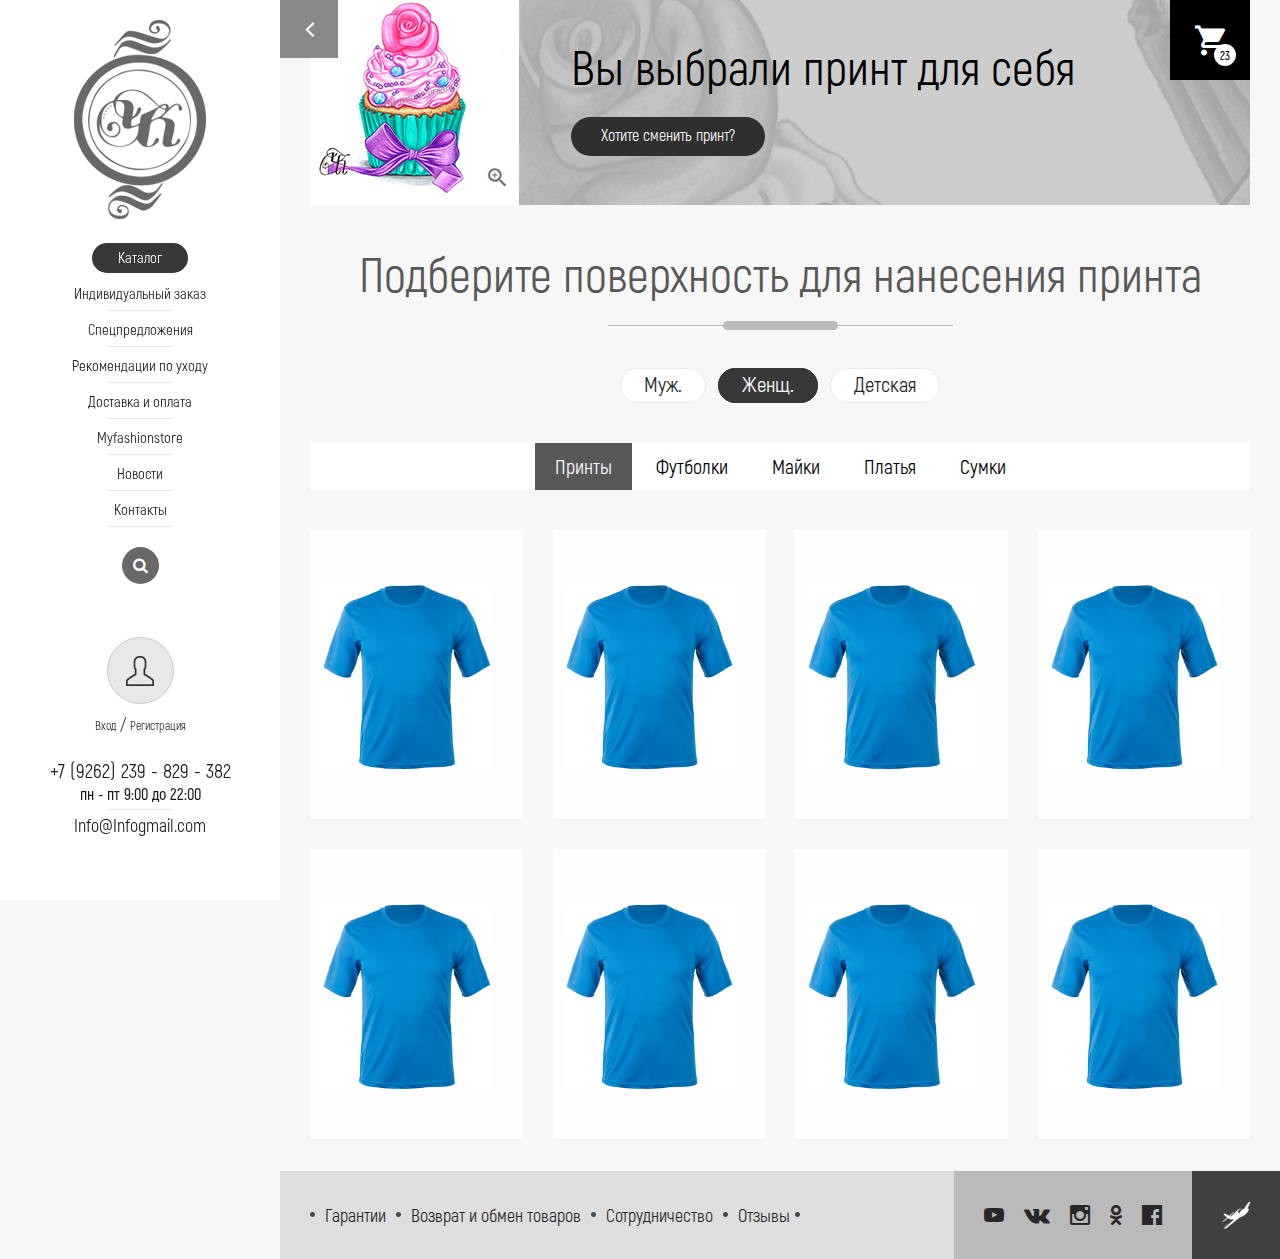
<file: white_catalog.html>
<!doctype html>
<html>
<head>
<meta charset="UTF-8">
<title>Документ без названия</title>
<meta name="viewport" content="width=device-width, initial-scale=1">
<link type="text/css" rel="stylesheet" href="css/material-design-iconic-font.min.css">
<link type="text/css" rel="stylesheet" href="css/font-awesome.min.css">
<link type="text/css" rel="stylesheet" href="css/jquery-ui.css">
<link type="text/css" rel="stylesheet" href="css/magnific-popup.css">
<link type="text/css" rel="stylesheet" href="css/perfect-scrollbar.css">
<link type="text/css" rel="stylesheet" href="style.css">
</head>

<body>

<div class="mob_v header_m">
	<div class="menu_mob">
    	<button class="close_menu_mob"><i class="fa fa-bars" aria-hidden="true"></i></button>
    	<ul>
            <li class="active"><a href="#">Каталог</a></li>
            <li><a href="#">Индивидуальный заказ</a></li>
            <li><a href="#">Спецпредложения</a></li>
            <li><a href="#">Рекомендации по уходу</a></li>
            <li><a href="#">Доставка и оплата</a></li>
            <li><a href="#">Myfashionstore</a></li>
            <li><a href="#">Новости</a></li>
            <li><a href="#">Контакты</a></li>
        </ul>
    </div>
    <div class="logo_m"><a href="#"><img src="img/logo.png"></a></div>
    <div class="pers_bl right">
    	<button class="pers_mob"><i class="fa fa-user" aria-hidden="true"></i></button>
        <ul>
            <li class="active"><a href="#login_popup" class="bold open-popup-link">Вход</a></li>
            <li><a href="#reg_popup" class="open-popup-link">Регистрация</a></li>
        </ul>
    </div>
    <div class="clear"></div>
</div>

<div class="main_block">
	<div class="left_menu_bl text-center">
    	<div class="logo"><a href="#"><img src="img/logo.png"></a></div>
        <div class="menu">
        	<ul>
            	<li class="active"><a href="#">Каталог</a></li>
            	<li><a href="#">Индивидуальный заказ</a></li>
            	<li><a href="#">Спецпредложения</a></li>
            	<li><a href="#">Рекомендации по уходу</a></li>
            	<li><a href="#">Доставка и оплата</a></li>
            	<li><a href="#">Myfashionstore</a></li>
            	<li><a href="#">Новости</a></li>
            	<li><a href="#">Контакты</a></li>
            </ul>
        </div>
        <div class="search_form_min">
            <div id="sb-search" class="sb-search " >
                <form>
                    <input class="sb-search-input " onkeyup="buttonUp();" placeholder="Поиск" onblur="monkey();" type="search" value="" name="search" id="search">
                    <input class="sb-search-submit" type="submit"  value="">
                    <span class="sb-icon-search"><i class="fa fa-search"></i></span>
                </form>
            	<div class="clear"></div>
            </div>
        </div>
        <div class="in_panel">
        	<div class="ico_pers"></div>
            <p><a href="#login_popup" class="open-popup-link">Вход</a>  / <a href="#reg_popup" class="open-popup-link">Регистрация</a></p>
        </div>
        <div class="contact_info_bl">
        	<p class="phone">+7 (9262) 239 - 829 - 382</p>
            <p class="date">пн -  пт 9:00 до 22:00</p>
            <div class="mail">Info@Infogmail.com</div>
        </div>
    </div>
    <div class="container_m">
    	<div class="container p_t">
        	<button class="close_menu"><i class="fa fa-angle-left" aria-hidden="true"></i></button>
            <a href="#" class="button_busket"><i class="zmdi zmdi-shopping-cart"></i><span class="num_cart">23</span></a>
            <div class="choose_print_block_m" style="background-image: url(img/print_bg.jpg);">
            	<div class="left img_print_ch">
                	<a href="#" class="a_img_print_ch">
                    	<img src="img/img_print.jpg">
                        <div class="zoom_ico"><i class="zmdi zmdi-zoom-in"></i></div>
                    </a>
                </div>
                <div class="bg_img_print_ch">
                	<div class="in_bg_img_print_ch">
                    	<h2>Вы выбрали принт для себя</h2>
                       <a href="#" class="button2">Хотите сменить принт?</a>
                    </div>
                </div>
                <div class="clear"></div>
            </div>
            <div class="title_page text-center">
            	<h2>Подберите поверхность для нанесения принта</h2>
                <div class="line_title"><div class="line_b_title"></div></div>
            </div>
            <div class="sort_bl_1 text-center">
            	<ul>
                	<li><a href="#">Муж.</a></li>
                	<li class="active"><a href="#">Женщ.</a></li>
                	<li><a href="#">Детская</a></li>
                </ul>
            </div>
            <div class="sort_bl_2 text-center">
            	<ul> 
                	<li><a href="#" class="active">Принты</a></li>
                	<li><a href="#">Футболки</a></li>
                	<li><a href="#">Майки</a></li>
                	<li><a href="#">Платья</a></li>
                	<li><a href="#">Сумки</a></li>
                </ul>
            </div>
            <div class="imgs_bl">
            	<div class="col4_img">
                	<div class="img_bl_bl">
                    	<img src="img/prod1.jpg">
                        <div class="plash_bl_img">
                        	<div class="in_plash_bl_img">
                            	<div class="in__plash_bl_img">
                                    <h4 class="name">Myfashionstore</h4>
                                    <p>Майки для фитнеса,
женские, трикотаж </p>
                                    <a href="#" class="button_creat">Создай свой образ</a>
                            	</div>
                            </div>
                        </div>
                    </div>
                </div>
            	<div class="col4_img">
                	<div class="img_bl_bl">
                    	<img src="img/prod1.jpg">
                        <div class="plash_bl_img">
                        	<div class="in_plash_bl_img">
                            	<div class="in__plash_bl_img">
                                    <h4 class="name">Myfashionstore</h4>
                                    <p>Майки для фитнеса,
женские, трикотаж </p>
                                    <a href="#" class="button_creat">Создай свой образ</a>
                            	</div>
                            </div>
                        </div>
                    </div>
                </div>
            	<div class="col4_img">
                	<div class="img_bl_bl">
                    	<img src="img/prod1.jpg">
                        <div class="plash_bl_img">
                        	<div class="in_plash_bl_img">
                            	<div class="in__plash_bl_img">
                                    <h4 class="name">Myfashionstore</h4>
                                    <p>Майки для фитнеса,
женские, трикотаж </p>
                                    <a href="#" class="button_creat">Создай свой образ</a>
                            	</div>
                            </div>
                        </div>
                    </div>
                </div>
            	<div class="col4_img">
                	<div class="img_bl_bl">
                    	<img src="img/prod1.jpg">
                        <div class="plash_bl_img">
                        	<div class="in_plash_bl_img">
                            	<div class="in__plash_bl_img">
                                    <h4 class="name">Myfashionstore</h4>
                                    <p>Майки для фитнеса,
женские, трикотаж </p>
                                    <a href="#" class="button_creat">Создай свой образ</a>
                            	</div>
                            </div>
                        </div>
                    </div>
                </div>
            	<div class="col4_img">
                	<div class="img_bl_bl">
                    	<img src="img/prod1.jpg">
                        <div class="plash_bl_img">
                        	<div class="in_plash_bl_img">
                            	<div class="in__plash_bl_img">
                                    <h4 class="name">Myfashionstore</h4>
                                    <p>Майки для фитнеса,
женские, трикотаж </p>
                                    <a href="#" class="button_creat">Создай свой образ</a>
                            	</div>
                            </div>
                        </div>
                    </div>
                </div>
            	<div class="col4_img">
                	<div class="img_bl_bl">
                    	<img src="img/prod1.jpg">
                        <div class="plash_bl_img">
                        	<div class="in_plash_bl_img">
                            	<div class="in__plash_bl_img">
                                    <h4 class="name">Myfashionstore</h4>
                                    <p>Майки для фитнеса,
женские, трикотаж </p>
                                    <a href="#" class="button_creat">Создай свой образ</a>
                            	</div>
                            </div>
                        </div>
                    </div>
                </div>
            	<div class="col4_img">
                	<div class="img_bl_bl">
                    	<img src="img/prod1.jpg">
                        <div class="plash_bl_img">
                        	<div class="in_plash_bl_img">
                            	<div class="in__plash_bl_img">
                                    <h4 class="name">Myfashionstore</h4>
                                    <p>Майки для фитнеса,
женские, трикотаж </p>
                                    <a href="#" class="button_creat">Создай свой образ</a>
                            	</div>
                            </div>
                        </div>
                    </div>
                </div>
            	<div class="col4_img">
                	<div class="img_bl_bl">
                    	<img src="img/prod1.jpg">
                        <div class="plash_bl_img">
                        	<div class="in_plash_bl_img">
                            	<div class="in__plash_bl_img">
                                    <h4 class="name">Myfashionstore</h4>
                                    <p>Майки для фитнеса,
женские, трикотаж </p>
                                    <a href="#" class="button_creat">Создай свой образ</a>
                            	</div>
                            </div>
                        </div>
                    </div>
                </div>
                <div class="clear"></div>
            </div>
        <div class="footer">
        	<div class="f_2">
                <div class="created_block right"><a href="#"></a></div>
                <div class="network_bl right">
                    <ul>
                        <li><a href="#"><i class="zmdi zmdi-youtube-play"></i></a></li>
                        <li><a href="#"><i class="zmdi zmdi-vk"></i></a></li>
                        <li><a href="#"><i class="zmdi zmdi-instagram"></i></a></li>
                        <li><a href="#"><i class="zmdi zmdi-odnoklassniki"></i></a></li>
                        <li><a href="#"><i class="zmdi zmdi-facebook-box"></i></a></li>
                    </ul>
                    <div class="clear"></div>
                </div>
            </div>
        	<div class="footer_gr f_1">
            	<div class="left">
                	<div class="nav_footer">
                    	<ul>
                        	<li><a href="#">Гарантии</a></li>
                        	<li><a href="#">Возврат и обмен товаров</a></li>
                        	<li><a href="#">Сотрудничество</a></li>
                        	<li><a href="#">Отзывы</a></li>
                        </ul>
                        <div class="clear"></div>
                    </div>
                </div>
                <div class="right">
                	<div class="pay_system_footer">
                    	<ul>
                        	<li><i class="fa fa-cc-visa" aria-hidden="true"></i></li>
                        	<li><i class="fa fa-cc-mastercard" aria-hidden="true"></i></li>
                        	<li><i class="fa fa-cc-visa" aria-hidden="true"></i></li>
                        	<li><i class="fa fa-cc-mastercard" aria-hidden="true"></i></li>
                        	<li><i class="fa fa-cc-mastercard" aria-hidden="true"></i></li>
                        </ul>
                        <div class="clear"></div>
                    </div>
                </div>
                <div class="clear"></div>
            </div>
            <div class="clear"></div>
        </div>
    	</div>
    </div>
</div>

<div id="login_popup" class="white-popup mfp-hide">
    <div class="text_center">
    	<h2>Вход</h2>
        <div class="soc_bl">
        	<ul>
            	<li><a href="#"><i class="fa fa-vk" aria-hidden="true"></i> Войти через ВКонтакте</a></li>
            	<li><a href="#"><i class="fa fa-facebook-official" aria-hidden="true"></i> Войти через Facebook</a></li>
            </ul>
            <div class="clear"></div>
        </div>
        <form class="main_form" id="form1">
            <label>E-mail  адрес*</label>
            <input type="email" class="input_text_form">
            <label>Пароль *</label>
            <input type="email" class="input_text_form">
            <p class="ps_z"><a href="#password_recovery_popup" class="open-popup-link">Забыли пароль?</a></p>
            <div class="button_form_bl">
            	<div class="left"><a href="#" class="button2 b_gray">Регистрация</a></div>
                <div class="right"><input class="button2 b_black" value="Вход" type="submit"></div>
                <div class="clear"></div>
            </div>
        </form>
    </div>
</div>

<div id="reg_popup" class="white-popup mfp-hide">
    <div class="text_center">
    	<h2>Регистрация</h2>
        <div class="soc_bl">
        	<ul>
            	<li><a href="#"><i class="fa fa-vk" aria-hidden="true"></i> Войти через ВКонтакте</a></li>
            	<li><a href="#"><i class="fa fa-facebook-official" aria-hidden="true"></i> Войти через Facebook</a></li>
            </ul>
            <div class="clear"></div>
        </div>
        <form class="main_form" id="form2">
        	<label>Имя</label>
            <input type="text" class="input_text_form">
            <label>E-mail  адрес*</label>
            <input type="email" class="input_text_form">
            <label>Пароль *</label>
            <input type="email" class="input_text_form">
            <div class="button_form_bl">
                <div class="right"><input class="button2 b_black" value="Регистрация" type="submit"></div>
                <div class="clear"></div>
            </div>
        </form>
    </div>
</div>

<div id="password_recovery_popup" class="white-popup mfp-hide">
    <div class="text_center">
    	<h2>Востановление доступа</h2>
        <form class="main_form" id="form3">
            <label>E-mail  адрес*</label>
            <input type="email" class="input_text_form">
            <div class="button_form_bl">
                <div class="right"><input class="button2 b_black" value="Отправить" type="submit"></div>
                <div class="clear"></div>
            </div>
        </form>
    </div>
</div>

<script src="js/jquery-1.11.2.min.js"></script>
<script src="js/perfect-scrollbar.min.js"></script>
<script src="js/jquery-ui.min.js"></script>
<script src="js/jquery.magnific-popup.min.js"></script>
<script src="js/script.js"></script>

</body>
</html>
</file>
<file: style.css>
@font-face {
    font-family: 'Akrobat';
    src: local("Akrobat"), url(fonts/Akrobat-Light.otf);
    font-weight: 300;
}
@font-face {
    font-family: 'Akrobat';
    src: local("Akrobat"), url(fonts/Akrobat-Regular.otf);
    font-weight: 400;
}
@font-face {
    font-family: 'Akrobat';
    src: local("Akrobat"), url(fonts/Akrobat-SemiBold.otf);
    font-weight: 600;
}
@font-face {
    font-family: 'Akrobat';
    src: local("Akrobat"), url(fonts/Akrobat-Bold.otf);
    font-weight: 800;
}
@font-face {
    font-family: 'Magnolia Script';
    src: local("Magnolia Script"), url(fonts/Magnolia_Script.otf);
    font-weight: 400;
}
* {
    padding: 0;
    margin: 0;
    box-sizing: border-box;
}
/* html,
body,
.main_block,
.container_m,
.container {
    height: 100%;
} */

.fullPage {
    height: 100%;
}
body {
    background-color: #f7f7f7;
    font-family: 'Akrobat';
    color: #1b1b1b;
}
.container_m {
    padding-left: 335px;
    /* position: relative; */
}
.container {
    padding: 30px;
    position: relative;
    min-height: 100%;
    padding-bottom: 120px;
}
img {
    vertical-align: bottom;
}
.left {
    float: left;
}
.right {
    float: right;
}
.clear {
    clear: both;
}
a:focus {
    outline: none;
}
input {
    border-radius: 0;
    -webkit-appearance: none;
}
button:focus {
    outline: none;
}
.left_menu_bl {
    width: 335px;
    float: left;
    height: 100%;
    background: #FFF;
    position: fixed;
    padding: 20px 15px;
    overflow: scroll;
}
/*
.left_menu_bl::-webkit-scrollbar { width: 0; }
.left_menu_bl { -ms-overflow-style: none; }
.left_menu_bl { overflow: -moz-scrollbars-none; }
*/
.bold {
    font-weight: bold;
}
.text-center {
    text-align: center;
}
.text-left {
    text-align: left;
}
.text-right {
    text-align: right;
}
.logo {
    margin-bottom: 20px;
}
.menu {} .menu li {
    background: url(img/line_a.jpg) center bottom no-repeat;
    padding: 3px 0;
    list-style: none;
}
.menu li a {
    font-size: 20px;
    text-decoration: none;
    color: #1b1b1b;
    padding: 5px 26px 7px;
    line-height: 36px;
}
.menu li.active,
.menu li:hover {
    background: none;
}
.menu li.active a,
.menu li:hover a {
    color: #FFF;
    background: #383838;
    border-radius: 30px;
}
.search_form_min {
    margin-top: 20px;
    text-align: center;
}
.search_form_min .search_input {
    height: 37px;
    width: 150px;
    border-radius: 37px;
    border: 1px solid #686868;
}
.button_search {
    font-size: 20px;
    color: #FFF;
    background: #686868;
    height: 37px;
    width: 37px;
    text-align: center;
    line-height: 37px;
    border-radius: 37px;
    cursor: pointer;
    display: block;
    margin: 0 auto;
}
.in_panel {
    margin-top: 50px;
}
.ico_pers {
    width: 67px;
    height: 67px;
    background: #e8e8e8 url(img/ico_pers.png) center no-repeat;
    border: 1px solid #c9c9c9;
    margin: 0 auto;
    border-radius: 60px;
}
.in_panel a {
    font-size: 12px;
    text-decoration: none;
    color: #2a2a2a;
}
.in_panel a:hover {
    font-weight: bold;
}
.in_panel p {
    margin-top: 10px;
}
.contact_info_bl {
    margin-top: 25px;
}
.contact_info_bl .phone {
    font-size: 20px;
}
.contact_info_bl .date {
    font-size: 16px;
    font-weight: 600;
    margin-top: 2px;
}
.contact_info_bl .mail {
    font-size: 18px;
    background: url(img/line_a.jpg) center top no-repeat;
    margin-top: 13px;
    padding-top: 8px;
}
.close_menu {
    position: absolute;
    left: 0;
    top: 0;
    width: 58px;
    height: 58px;
    background: #898989;
    border: none;
    color: #FFF;
    font-size: 26px;
    line-height: 48px;
    cursor: pointer;
    z-index: 11;
    transition: 0.2s;
}
.close_menu:hover {
    background: #383838;
}
.close_menu .fa {
    display: block;
}
.imgs_bl {
    margin: -15px;
    height: 100%;
}
.imgs_bl .col4_img {
    padding: 15px;
}
.close_menu:focus {
    outline: none;
}
.col4_img {
    width: 25%;
    float: left;
    height: 50%;
}
.img_bl_bl {
    width: 100%;
    height: 100%;
    background-size: cover;
    background-repeat: no-repeat;
    background-position: center;
}
.img_bl_bl img {
    \: 100%;
    width: 100%;
}
.img_bl_bl {
    position: relative;
    overflow: hidden;
}
.plash_bl_img {
    position: absolute;
    width: 100%;
    height: 100%;
    top: 0;
    left: 0;
    background: rgba(0, 0, 0, 0.70);
    padding: 20px 15px;
    opacity: 0;
    transition: 0.3s;
}
.plash_bl_img:hover {
    opacity: 1;
}
.plash_bl_img .in_plash_bl_img {
    color: #FFF;
    border: 1px solid #4b4b4b;
    text-align: center;
    padding: 15px;
    height: 100%;
    width: 100%;
}
.plash_bl_img .in_plash_bl_img .name {
    font-size: 30px;
    font-family: 'Magnolia Script';
    background: url(img/line_a.jpg) center bottom no-repeat;
    padding-bottom: 9px;
    margin-bottom: 25px;
}
.plash_bl_img .in_plash_bl_img p {
    font-size: 18px;
    margin-bottom: 30px;
}
a,
button {
    transition: 0.2s;
}
.button_creat {
    font-size: 16px;
    color: #FFF;
    text-decoration: none;
    padding: 10px 35px 13px;
    border: 1px solid #e8e8e8;
    border-radius: 40px;
    line-height: 44px;
    font-weight: 800;
}
.button_creat:hover {
    background: #FFF;
    color: #000;
}
.in_plash_bl_img {
    display: table;
}
.in__plash_bl_img {
    display: table-cell;
    vertical-align: middle;
}
.pers_bl {
    border-left: 1px solid #000;
    height: 100%;
    padding: 5px;
}
.pers_bl .ico_pers {
    width: 40px;
    height: 40px;
    background-size: 15px;
}
.mob_v {
    display: none;
}
.p_t {
    padding-top: 0;
}
.choose_print_block_m {
    background-size: cover;
}
.a_img_print_ch {
    display: block;
    position: relative;
    color: #737373;
}
.zoom_ico {
    position: absolute;
    right: 13px;
    bottom: 13px;
    font-size: 25px;
}
.bg_img_print_ch {
    padding-left: 209px;
}
.in_bg_img_print_ch {
    padding: 37px 52px 0;
}
.in_bg_img_print_ch h2 {
    font-size: 48px;
    color: #010101;
    font-weight: 400;
    margin-bottom: 20px;
}
.button2 {
    text-decoration: none;
    color: #FFF;
    background: #2f2f2f;
    padding: 8px 30px 12px;
    border-radius: 40px;
    line-height: 40px;
    font-family: 'Akrobat';
    font-size: 16px;
    cursor: pointer;
}
input.button2 {
    line-height: normal;
    border: none;
}
.button2:hover {
    background: #000;
}
.button_busket {
    background: #000;
    color: #FFF;
    text-decoration: none;
    position: absolute;
    top: 0px;
    right: 30px;
    font-size: 36px;
    width: 80px;
    height: 80px;
    text-align: center;
    display: block;
    line-height: 80px;
}
.button_busket:hover {
    background: #383838;
}
.num_cart {
    font-size: 12px;
    font-weight: 600;
    background: #FFF;
    color: #000;
    height: 22px;
    width: 22px;
    text-align: center;
    line-height: 22px;
    display: block;
    border-radius: 22px;
    position: absolute;
    right: 14px;
    bottom: 14px;
}
.title_page {
    margin-top: 39px;
    margin-bottom: 40px;
}
.title_page h2 {
    font-size: 48px;
    font-weight: 400;
    color: #585858;
    margin-bottom: 23px;
}
.line_title {
    background: #bbbbbb;
    height: 1px;
    margin: 0 auto;
    max-width: 345px;
}
.line_title .line_b_title {
    background: #bbbbbb;
    height: 9px;
    max-width: 115px;
    border-radius: 9px;
    margin: 0 auto;
    position: relative;
    top: -4px;
}
.sort_bl_1 {} .sort_bl_1 ul li {
    list-style: none;
    display: inline-block;
    margin: 0 4px;
}
.sort_bl_1 ul li a {
    font-size: 21px;
    color: #272727;
    text-decoration: none;
    background: #FFF;
    border: 1px solid #e8e8e8;
    border-radius: 30px;
    line-height: 35px;
    padding: 2px 23px 6px;
}
.sort_bl_1 ul li.active a,
.sort_bl_1 ul li a:hover {
    background: #383838;
    color: #FFF;
    border-color: #383838;
}
.sort_bl_2 {
    background-color: #FFF;
    margin-top: 42px;
    margin-bottom: 40px;
}
.sort_bl_2 ul li {
    display: inline-block;
    list-style: none;
    margin: 0 0px;
}
.sort_bl_2 ul li a {
    color: #000;
    font-size: 20px;
    text-decoration: none;
    line-height: 47px;
    padding: 11px 20px 12px;
}
.sort_bl_2 ul li a:hover,
.sort_bl_2 ul li a.active {
    background: #585858;
    color: #FFF;
}
.footer {
    background: #dedede;
    position: absolute;
    left: 0;
    bottom: 0;
    width: 100%;
}
.footer .footer_gr {
    padding: 0 30px;
}
.footer .footer_gr .nav_footer li {
    float: left;
    list-style: none;
    padding: 0 10px 0 15px;
    background: url(img/point.png) left no-repeat;
}
.footer .footer_gr .nav_footer ul li:last-child {
    background: url(img/point.png) left no-repeat, url(img/point.png) right no-repeat;
}
.footer .footer_gr .nav_footer li a {
    text-decoration: none;
    color: #272727;
    font-size: 18px;
    line-height: 88px;
}
.footer .footer_gr .nav_footer li a:hover {
    color: #000;
    text-decoration: underline;
}
.pay_system_footer {
    padding-right: 30px;
}
.pay_system_footer ul li {
    float: left;
    list-style: none;
    font-size: 24px;
    margin-left: 25px;
    line-height: 88px;
}
.pay_system_footer ul li a {
    font-size: 36px;
}
.pay_system_footer ul li:first-child {
    margin-left: 0;
}
.network_bl {
    background: #bababa;
    padding: 0 20px;
}
.network_bl ul li {
    list-style: none;
    float: left;
    margin: 0 10px;
}
.network_bl ul li a {
    text-decoration: none;
    font-size: 24px;
    color: #272727;
    line-height: 88px;
}
.network_bl ul li a:hover {
    color: #FFF;
}
.created_block a {
    display: block;
    width: 88px;
    height: 88px;
    background: #414141 url(img/creator.png) center no-repeat;
    text-align: center;
}
.created_block a:hover {
    background-color: #f96a07;
}
.title_sing_page {
    margin-top: 0px;
}
table.cart_t {
    color: #585858;
    width: 100%;
    border-collapse: collapse;
}
table.cart_t th {
    font-size: 18px;
    font-weight: 400;
}
.cart_t .name_prod {
    font-size: 24px;
    font-weight: 400;
    margin-bottom: 20px;
}
.cart_t .papam_prod {} .cart_t .papam_prod li {
    list-style: none;
    font-size: 18px;
    font-weight: 600;
}
.cart_t .price_prod {
    font-size: 24px;
    font-weight: 400;
}
.all_price_prod {
    font-size: 24px;
    font-weight: 600;
}
.qty {
    font-size: 16px;
    color: #8a8a8a;
    border: 1px solid #aeaeae;
    border-left: none;
    border-right: none;
    width: 54px;
    height: 30px;
    text-align: center;
    font-family: 'Akrobat';
    display: block;
    float: left;
    line-height: 0;
}
.qtyminus {
    font-size: 24px;
    font-weight: 600;
    font-family: 'Akrobat';
    color: #FFF;
    background: #000;
    border: none;
    width: 33px;
    height: 30px;
    display: block;
    float: left;
    line-height: 0;
    cursor: pointer;
    padding: 0px 0 3px;
}
.qtyplus {
    font-size: 24px;
    font-weight: 600;
    font-family: 'Akrobat';
    color: #000;
    background: #c8c8c8;
    border: none;
    width: 33px;
    height: 30px;
    display: block;
    float: left;
    line-height: 0;
    cursor: pointer;
    padding: 0px 0 3px;
}
.qtyplus:hover {
    background: #b2b2b2;
}
.qtyminus:hover {
    background: #535353;
}
.qtyminus:focus,
.qtyplus:focus,
.qty:focus {
    outline: none;
}
.ico_trash {
    font-size: 18px;
    color: #404040;
    text-decoration: none;
}
.cart_t tr {
    border-top: 1px solid #e4e4e4;
}
.cart_t thead tr {
    border-top: none;
    border-bottom: 3px solid #e4e4e4;
}
.cart_t thead th:first-child {
    padding-left: 0;
}
.cart_t thead th:last-child {
    padding-right: 0;
}
.cart_t tr th {
    padding: 15px 15px;
}
.cart_t tr td {
    padding: 30px 15px;
}
.cart_t tr td:first-child {
    padding-left: 0px;
}
.cart_t tr td:last-child {
    padding-right: 0px;
}
.plus_minus {
    display: block;
    width: 120px;
    margin: 0 auto;
}
.color_cl {
    border: 1px solid #dedede;
    border-radius: 30px;
    padding-left: 20px;
    padding-top: 20px;
    display: inline-block;
    vertical-align: middle;
    margin-left: 5px;
}
.cl_white {
    background: #FFF;
}
.cl_black {
    background: #000;
}
.total_prod {
    font-size: 30px;
    color: #0c0c0c;
    font-weight: 300;
}
.total_prod span {
    font-size: 30px;
    padding-left: 20px;
    font-weight: 800;
}
.button3 {
    background: #000;
    font-size: 16px;
    padding: 8px 20px 12px;
}
.button3:hover {
    background: #383838;
}
.total_bl .total_prod {
    margin-right: 30px;
}
.total_bl {
    border-top: 1px solid #e4e4e4;
    padding-top: 30px;
    /* margin-bottom: 40px; */
}
.sort_bl_3 {
    background: #FFF;
    padding: 0 15px;
    margin-bottom: 40px;
}
.sort_bl_3 ul li {
    list-style: none;
    float: left;
    margin: 0 15px;
}
.sort_bl_3 ul li a {
    font-size: 18px;
    color: #000;
    line-height: 47px;
    text-decoration: none;
}
.date_prod,
.status_prod,
.num_prod {
    font-size: 18px;
}
.history_t tbody td {
    vertical-align: top;
}
.center_container {
    max-width: 1028px;
    margin: 0 auto;
}
.checkout_bl h3 {
    font-size: 24px;
    font-weight: 400;
    margin-bottom: 34px;
}
.label_ch label {
    font-size: 16px;
    width: 100%;
}
.label_ch {
    width: 104px;
    text-align: right;
    padding-top: 4px;
}
.input_ch {
    padding-left: 125px;
}
.input_ch .input_text_ch {
    width: 100%;
    border: 1px solid #bfbfbf;
    height: 27px;
    padding: 0 15px;
    font-family: 'Akrobat';
    border-radius: 3px;
}
.inline_ch {
    margin-bottom: 20px;
}
.textarea_ch {
    width: 100%;
    border: 1px solid #bfbfbf;
    height: 172px;
    padding: 10px 15px;
    font-family: 'Akrobat';
    border-radius: 3px;
}
.slb_bl {
    max-width: 770px;
    margin-bottom: 45px;
}
.slb_b p {
    font-size: 16px;
    line-height: 24px;
}
.slb_b {
    padding-left: 117px;
    padding-top: 1px;
}
.payment_methods_ch .pay_m {
    margin-right: 40px;
}
.payment_methods_ch .pay_m input {
    margin-right: 23px;
}
.submit_block {
    margin-top: 53px;
    text-align: right;
}
.submit_ch {
    color: #FFF;
    background: #000;
    font-size: 21px;
    font-family: 'Akrobat';
    padding: 9px 24px 11px;
    border-radius: 40px;
    border: none;
    font-weight: 400;
    transition: 0.2s;
    cursor: pointer;
}
.submit_ch:hover {
    background: #383838;
}
.img_product_card {
    width: 43%;
}
.container_product_card {
    width: 57%;
    padding-left: 30px;
    /* margin-top: -4px; */
}
.pr_characteristic_bl {
    margin-bottom: 49px;
}
.pr_characteristic_bl h3 {
    font-size: 24px;
    font-weight: 600;
    margin-bottom: 23px;
    color: #2a2a2a;
}
.pr_characteristic_bl p {
    font-size: 16px;
    color: #363636;
    font-weight: 300;
    line-height: 24px;
}
.choose_size li {
    list-style: none;
    float: left;
    margin-right: 15px;
}
.choose_size li a {
    font-size: 18px;
    color: #818181;
    text-transform: uppercase;
    text-decoration: none;
    padding: 3px 10px 4px;
    border-radius: 40px;
}
.choose_size li a.active {
    color: #FFF;
    background: #000;
}
.choose_color li {
    float: left;
    margin-right: 15px;
    list-style: none;
}
.choose_color li a {
    background: none;
    padding: 7px;
    border-radius: 30px;
    display: block;
}
.choose_color li a.active {
    background: #cacaca;
    -webkit-box-shadow: inset 0px 0px 3px 0px rgba(0, 0, 0, 0.25);
    -moz-box-shadow: inset 0px 0px 3px 0px rgba(0, 0, 0, 0.25);
    box-shadow: inset 0px 0px 3px 0px rgba(0, 0, 0, 0.25);
}
.color_ch {
    display: block;
    border: 1px solid #c6c6c6;
    height: 20px;
    width: 20px;
    background: #FFF;
    border-radius: 20px;
}
.color_black {
    background: #000;
}
.table_size_a {
    margin-left: 50px;
}
.table_size_a a {
    font-size: 18px;
    color: #4a4a4a;
    text-decoration: none;
    border-bottom: 1px dotted #4a4a4a;
}
.button_cart_pr {} .button_cart_pr li {
    float: left;
    list-style: none;
    margin-right: 30px;
    margin-bottom: 20px;
}
.button4 {
    font-size: 24px;
    font-weight: 600;
    line-height: 58px;
    padding: 13px 60px 16px;
    background: #000;
}
.button5 {
    font-size: 24px;
    font-weight: 600;
    line-height: 58px;
    padding: 13px 60px 16px;
    background: #8f8f8f;
}
.button4:hover,
.button5:hover {
    background: #383838;
}
.product_card {
    padding-top: 35px;
}
.select_print_popup {
    background: rgba(0, 0, 0, 0.50);
    position: fixed;
    top: 0px;
    left: 0px;
    z-index: 11;
    width: 100%;
    height: 100%;
    padding-left: 335px;
    display: none;
}
.gal_print {
    width: 100%;
    height: 100%;
}
.select_print_popup_in {
    background: #f7f7f7;
    width: 100%;
    height: 100%;
    padding: 15px;
}
.col4_gal {
    width: 25%;
    height: 50%;
    float: left;
    padding: 15px;
}
.col4_gal .gal_img_ch {
    background: #FFF;
    width: 100%;
    height: 100%;
}
.col4_gal .gal_img_ch img {
    max-width: 100%;
    max-height: 100%;
    position: absolute;
    /* подробнее про position: absolute; */
    
    top: 0;
    left: 0;
    bottom: 0;
    right: 0;
    margin: auto;
}
.gal_img_ch__ {
    width: 100%;
    height: 100%;
    text-align: center;
    position: relative;
}
.close_select_print {
    position: absolute;
    right: 0px;
    top: 0px;
    font-size: 48px;
    color: #FFF;
    background: #898989;
    width: 56px;
    height: 56px;
    text-align: center;
    border: none;
    z-index: 12;
    cursor: pointer;
}
.close_select_print:hover {
    background: #000;
}
.bl_404 h3 {
    color: #3b3b3b;
    font-size: 48px;
    font-weight: 400;
}
.bl_404 h4 {
    color: #3b3b3b;
    font-size: 30px;
    font-weight: 400;
}
.bl_404 {
    padding-top: 100px;
}
.white-popup {
    position: relative;
    background: #FFF;
    width: auto;
    max-width: 550px;
    margin: 20px auto;
    font-weight: 300;
    color: #666666;
    padding: 50px;
}
.white-popup h2 {
    font-size: 48px;
    font-weight: 600;
    margin-bottom: 30px;
}
.soc_bl ul {
    margin: 0 -5px;
}
.soc_bl li {
    float: left;
    width: 50%;
    list-style: none;
    padding: 0 5px;
}
.soc_bl li a {
    background: #1a3870;
    text-align: center;
    border-radius: 3px;
    font-size: 16px;
    text-decoration: none;
    color: #FFF;
    display: block;
    line-height: 37px;
    padding: 0px 10px 1px;
}
.soc_bl li a .fa {
    margin-right: 10px;
}
.soc_bl li a:hover {
    background: #122850;
}
.main_form {
    margin-top: 25px;
}
.main_form label {
    font-size: 18px;
    font-weight: 600;
    margin-bottom: 20px;
    width: 100%;
    margin-bottom: 15px;
    display: block;
}
.input_text_form {
    width: 100%;
    height: 54px;
    border: 1px solid #dddddd;
    font-size: 18px;
    font-family: 'Akrobat';
    padding: 0 15px;
    margin-bottom: 15px;
}
.input_text_form:focus {
    border: 1px solid #1a3870;
    outline: none;
}
.ps_z a {
    font-size: 18px;
    color: #666666;
    text-decoration: none;
    border-bottom: 1px dotted #666666;
}
.ps_z a:hover {
    border: none;
}
.b_black {
    background: #000;
}
.b_gray {
    background: #838383;
}
.button_form_bl {
    margin-top: 30px;
}
.main_page,
.main_page body,
.main_page .main_block,
.main_page .container_m,
.main_page .container,
.main_page {
    min-height: 100%;
}
.sb-search {
    display: inline-block;
    position: relative;
    margin-top: 0;
    width: 0%;
    min-width: 37px;
    height: 37px;
    /* float: right; */
    
    overflow: hidden;
    -webkit-transition: width 0.3s;
    -moz-transition: width 0.3s;
    transition: width 0.3s;
    -webkit-backface-visibility: hidden;
}
.sb-search-input {
    position: absolute;
    top: 0;
    right: 0px;
    border: none;
    outline: none;
    background: #fff;
    width: 100%;
    height: 37px;
    margin: 0;
    z-index: 10;
    padding: 0px 45px 2px 20px;
    font-family: inherit;
    font-size: 16px;
    color: #2c3e50;
}
.sb-search.sb-search-open .sb-search-input {
    border: 1px solid #686868;
    border-radius: 40px !important;
}
input[type="search"].sb-search-input {
    -webkit-appearance: none;
    -webkit-border-radius: 0px;
}
.sb-search-input::-webkit-input-placeholder {
    color: #898989;
}
.sb-search-input:-moz-placeholder {
    color: #898989;
}
.sb-search-input::-moz-placeholder {
    color: #898989;
}
.sb-search-input:-ms-input-placeholder {
    color: #898989;
}
.sb-icon-search,
.sb-search-submit {
    width: 37px;
    height: 37px;
    display: block;
    position: absolute;
    right: 0;
    top: 0;
    padding: 0;
    margin: 0;
    line-height: 37px;
    text-align: center;
    cursor: pointer;
    border-radius: 37px;
    transition: 0.2s;
}
.sb-icon-search:hover {
    background: #383838;
}
.sb-search-submit {
    background: #fff;
    /* IE needs this */
    
    -ms-filter: "progid:DXImageTransform.Microsoft.Alpha(Opacity=0)";
    /* IE 8 */
    
    filter: alpha(opacity=0);
    /* IE 5-7 */
    
    opacity: 0;
    color: transparent;
    color: red;
    border: none;
    outline: none;
    z-index: -1;
}
.sb-icon-search {
    color: #fff;
    background: #686868;
    z-index: 90;
    font-size: 16px;
    font-family: 'icomoon';
    speak: none;
    font-style: normal;
    font-weight: normal;
    font-variant: normal;
    text-transform: none;
    -webkit-font-smoothing: antialiased;
}
.sb-icon-search:before {
    content: "";
}
.sb-search.sb-search-open,
.no-js .sb-search {
    width: 100%;
}
.sb-search.sb-search-open .sb-icon-search,
.no-js .sb-search .sb-icon-search {
    background: #383838;
    color: #fff;
    z-index: 11;
}
.sb-search.sb-search-open .sb-search-submit,
.no-js .sb-search .sb-search-submit {
    /*    z-index: 90;*/
}
.container.main_page {
	padding-bottom: 15px;
}
@media (max-width: 1500px) {
    .plash_bl_img .in_plash_bl_img {
        padding: 10px;
    }
    .plash_bl_img {
        padding: 15px 10px;
    }
    .plash_bl_img .in_plash_bl_img .name {
        font-size: 26px;
        margin-bottom: 30px;
    }
    .plash_bl_img .in_plash_bl_img p {
        font-size: 16px;
        margin-bottom: 30px;
    }
    .pay_system_footer {
        display: none;
    }
    .table_size_a {
        margin-left: 30px;
    }
    .choose_size li {
        margin-right: 10px;
    }
    .bl_404 {
        padding-top: 50px;
    }
}
@media (max-width: 1400px) {
    .left_menu_bl {
        width: 280px;
    }
    .container_m {
        padding-left: 280px;
    }
    .menu li a {
        font-size: 18px;
        text-decoration: none;
        color: #1b1b1b;
        padding: 6px 26px 8px;
        line-height: 38px;
    }
    .button_creat {
        padding: 10px 15px 13px;
    }
    .plash_bl_img .in_plash_bl_img .name {
        font-size: 22px;
        margin-bottom: 20px;
    }
    .plash_bl_img .in_plash_bl_img p {
        margin-bottom: 20px;
    }
    .button4,
    .button5 {
        font-size: 20px;
        padding: 13px 30px 16px;
    }
    .table_size_a {
        margin-left: 0;
        width: 100%;
        margin-top: 15px;
    }
    .pr_characteristic_bl h3 {
        margin-bottom: 15px;
    }
    .pr_characteristic_bl {
        margin-bottom: 30px;
    }
    .select_print_popup {
        padding-left: 280px;
    }
}
@media (max-width: 1200px) {
    .left_menu_bl {
        width: 250px;
    }
    .container_m {
        padding-left: 250px;
    }
    .plash_bl_img .in_plash_bl_img p {
        font-size: 14px;
    }
    .plash_bl_img .in_plash_bl_img .name {
        font-size: 20px;
    }
    .button_creat {
        padding: 8px 13px 11px;
        font-size: 14px;
    }
    .select_print_popup {
        padding-left: 250px;
    }
    .in_bl_404 img {
        width: 500px !important;
    }
}
@media (max-width: 1150px) {
    .col4_img {
        width: 50%;
    }
    .plash_bl_img .in_plash_bl_img .name {
        font-size: 30px;
    }
    .plash_bl_img .in_plash_bl_img p {
        font-size: 18px;
    }
    .button_creat {
        font-size: 16px;
        padding: 10px 35px 13px;
    }
    .footer .footer_gr .nav_footer li a {
        font-size: 16px;
    }
    .network_bl ul li a {
        font-size: 20px;
    }
    .created_block a {
        display: block;
        width: 60px;
        height: 75px;
    }
    .network_bl ul li a,
    .footer .footer_gr .nav_footer li a {
        line-height: 75px;
    }
    .title_page h2,
    .in_bg_img_print_ch h2 {
        font-size: 42px;
    }
    .network_bl {
        background: #bababa;
        padding: 0 10px;
    }
    .network_bl ul li {
        list-style: none;
        float: left;
        margin: 0 8px;
    }
    .cart_t .name_prod {
        font-size: 22px;
    }
    .cart_t .papam_prod li {
        font-size: 16px;
    }
    .cart_t .price_prod,
    .all_price_prod {
        font-size: 20px;
    }
    .qty {
        width: 40px;
    }
    .plus_minus {
        display: block;
        width: 106px;
        margin: 0 auto;
    }
    .cart_t tr td {
        padding: 20px 5px;
    }
    .cart_t tr th {
        padding: 15px 5px;
    }
    .td_cart_img img {
        width: 100px;
    }
}
@media (max-width: 992px) {
    .plash_bl_img .in_plash_bl_img .name {
        font-size: 20px;
    }
    .plash_bl_img .in_plash_bl_img p {
        font-size: 14px;
    }
    .button_creat {
        padding: 8px 13px 11px;
        font-size: 14px;
    }
    .nav_footer {
        display: none;
    }
    .a_img_print_ch img {
        width: 150px;
    }
    .bg_img_print_ch {
        padding-left: 150px;
    }
    .in_bg_img_print_ch {
        padding: 20px 20px 0;
    }
    .in_bg_img_print_ch h2 {
        font-size: 24px;
    }
    .button_busket {
        width: 70px;
        height: 70px;
        line-height: 70px;
    }
    .date_prod,
    .status_prod,
    .num_prod {
        font-size: 16px;
    }
    .cart_t .name_prod {
        font-size: 20px;
        margin-bottom: 15px;
    }
    .sort_bl_3 ul li a {
        font-size: 16px;
        color: #000;
        line-height: 40px;
        text-decoration: none;
    }
    .img_product_card,
    .container_product_card {
        width: 100%;
        padding-left: 0;
    }
    .img_product_card {
        margin-bottom: 20px;
    }
    .in_bl_404 img {
        width: 400px;
    }
    .bl_404 h3 {
        font-size: 36px;
    }
    .bl_404 h4 {
        font-size: 24px;
    }
}
.price_mm span {
	font-size: 32px;
    font-weight: 800;
}
@media (max-width: 768px) {
	.footer .footer_gr {
		display: none;
	}
    .plash_bl_img {
        opacity: 1;
    }
    .left_menu_bl {
        display: none;
    }
    .container_m {
        padding-left: 0;
    }
    .col4_img {
        width: 50%;
    }
    .close_menu {
        display: none;
    }
    .left_menu_bl {
        position: static;
    }
    .header_m {
        background: #FFF;
        padding: 5px;
        position: relative;
    }
    .close_menu_mob,
    .pers_mob {
        font-size: 30px;
        width: 40px;
        height: 40px;
        display: block;
        border: none;
        background: none;
    }
    .header_m .menu_mob {
        border-right: 1px solid #000;
        float: left;
        padding: 5px;
    }
    .header_m .menu_mob ul,
    .header_m .pers_bl ul {
        position: absolute;
        z-index: 2;
        width: 100%;
        background: #FFF;
        left: 0;
        padding: 10px 0;
        margin-top: 5px;
        display: none;
    }
    .header_m .menu_mob ul li,
    .header_m .pers_bl ul li {
        background: #FFF;
        width: 100%;
    }
    .header_m .menu_mob ul li a,
    .header_m .pers_bl ul li a {
        background: #FFF;
        width: 100%;
        display: block;
        padding: 10px 15px;
        font-size: 16px;
        color: #000;
        text-decoration: none;
        border-top: 1px solid #DDD;
    }
    .header_m .menu_mob ul li:last-child a {
        border-bottom: none;
    }
    .logo_m img {
        height: 40px;
    }
    .logo_m {
        position: absolute;
        left: 50%;
        margin-left: -13px;
        top: 10px;
    }
    .container {
        padding: 15px;
        padding-bottom: 55px;
    }
    .mob_v {
        display: block;
    }
    .button_busket {
        top: 15px;
        right: 15px;
        width: 50px;
        height: 50px;
        font-size: 25px;
        line-height: 50px;
        z-index: 2;
    }
    .num_cart {
        right: 2px;
        bottom: 2px;
        font-size: 10px;
        height: 17px;
        width: 17px;
        line-height: 17px;
    }
    .img_print_ch {
        width: 100%;
        float: none;
        padding: 0;
    }
    .bg_img_print_ch {
        padding: 0;
    }
    .img_print_ch img {
        width: 100%;
    }
    .in_bg_img_print_ch {
        padding: 15px 15px 20px;
        text-align: center;
    }
    .in_bg_img_print_ch h2 {
        font-size: 24px;
        margin-bottom: 10px;
    }
    .title_page h2 {
        font-size: 24px;
    }
    .line_title {
        max-width: 200px;
    }
    .sort_bl_1 ul li a {
        font-size: 16px;
        padding: 3px 13px 6px;
        line-height: 30px;
    }
    .sort_bl_2 ul li a {
        color: #000;
        font-size: 16px;
        text-decoration: none;
        line-height: 42px;
        padding: 11px 10px 12px;
    }
    .sort_bl_2 ul li {
        margin: 0 5px;
    }
    .sort_bl_2 {
        margin: 15px 0;
    }
    .network_bl {
        float: none;
    }
    .network_bl ul li a,
    .footer .footer_gr .nav_footer li a {
        line-height: 40px;
    }
    .created_block a {
        display: block;
        width: 40px;
        height: 40px;
        background-size: 20px;
    }
    tr:nth-of-type(odd) {
        background: #eee;
    }
    .cart_t,
    .cart_t thead,
    .cart_t tbody,
    .cart_t th,
    .cart_t td,
    .cart_t tr {
        display: block;
    }
    .cart_t thead tr {
        position: absolute;
        top: -9999px;
        left: -9999px;
    }
    .cart_t td {
        position: relative;
        padding-left: 43% !important;
        text-align: left !important;
    }
    .cart_t td:before {
        /* Now like a table header */
        
        position: absolute;
        /* Top/left values mimic padding */
        
        top: 21px;
        left: 10px;
        width: 45%;
        padding-right: 10px;
        white-space: nowrap;
    }
    .cart_t tbody td:nth-of-type(1):before {
        content: "Фото";
    }
    .cart_t tbody td:nth-of-type(2):before {
        content: "Наименование";
    }
    .cart_t tbody td:nth-of-type(3):before {
        content: "Цена";
    }
    .cart_t tbody td:nth-of-type(4):before {
        content: "Количество";
    }
    .cart_t tbody td:nth-of-type(5):before {
        content: "Сумма";
    }
    .cart_t tbody td:nth-of-type(6):before {
        content: "Удалить товар";
    }
    .history_t tbody td:nth-of-type(1):before {
        content: "Заказ №";
    }
    .history_t tbody td:nth-of-type(2):before {
        content: "Наименование";
    }
    .history_t tbody td:nth-of-type(3):before {
        content: "";
    }
    .history_t tbody td:nth-of-type(4):before {
        content: "Время заказа";
    }
    .history_t tbody td:nth-of-type(5):before {
        content: "Статус заказа";
    }
    .history_t tbody td:nth-of-type(6):before {
        content: "Сумма";
    }
    .plus_minus {
        margin-left: 0;
    }
    .total_prod,
    .total_prod span {
        font-size: 24px;
    }
    .total_bl .total_prod {
        margin-right: 30px;
        margin-bottom: 10px;
    }
    .sort_bl_3 ul li {
        margin: 0;
        float: none;
    }
    .label_ch {
        float: none;
        width: 100%;
        text-align: left;
        margin-bottom: 5px;
    }
    .input_ch {
        padding-left: 0;
    }
    .inline_ch {
        margin-bottom: 10px;
    }
    .checkout_bl h3 {
        font-size: 20px;
        font-weight: 400;
        margin-bottom: 20px;
    }
    .slb_img img {
        width: 40px;
    }
    .slb_b {
        padding-left: 60px;
        padding-top: 0px;
    }
    .slb_b p {
        font-size: 14px;
        line-height: normal;
    }
    .slb_bl {
        max-width: 770px;
        margin-bottom: 20px;
    }
    .payment_methods_ch .pay_m {
        margin: 0;
        margin-bottom: 10px;
        width: 100%;
    }
    .submit_block {
        margin-top: 30px;
        text-align: center;
    }
    .submit_ch {
        font-size: 18px;
        padding: 8px 24px 11px;
    }
    .product_card {
        padding-top: 0;
    }
    .pr_characteristic_bl {
        margin-bottom: 20px;
    }
    .pr_characteristic_bl h3 {
        font-size: 18px;
    }
    .pr_characteristic_bl p {
        font-size: 14px;
        color: #363636;
        font-weight: 300;
        line-height: 18px;
    }
    .choose_size li a {
        font-size: 14px;
        color: #818181;
        text-transform: uppercase;
        text-decoration: none;
        padding: 2px 7px 3px;
        border-radius: 40px;
    }
    .table_size_a a {
        font-size: 14px;
    }
    .button4,
    .button5 {
        font-size: 16px;
        padding: 10px 20px 13px;
    }
    .button_cart_pr li {
        float: left;
        list-style: none;
        margin-right: 15px;
        margin-bottom: 15px;
    }
    .select_print_popup {
        padding-left: 0px;
    }
    .col4_gal {
        width: 50%;
    }
    .select_print_popup_in {
        overflow: scroll;
    }
    .close_select_print {
        width: 40px;
        height: 40px;
        font-size: 30px;
    }
    .plash_bl_img .in_plash_bl_img .name {
        font-size: 14px;
        margin-bottom: 10px;
    }
    .plash_bl_img .in_plash_bl_img p {
        font-size: 12px;
        margin-bottom: 10px;
    }
    .button_creat {
        padding: 8px 10px 9px;
        font-size: 12px;
    }
    .plash_bl_img {
        padding: 5px;
    }
    .imgs_bl .col4_img {
        padding: 7px;
    }
    .imgs_bl {
        margin: -7px;
    }
    .plash_bl_img .in_plash_bl_img {
        padding: 5px;
    }
    .a_img_print_ch {
        background: #FFF;
        text-align: center;
        padding: 15px;
    }
    .a_img_print_ch img {
        width: 100px;
    }
    .in_bl_404 img {
        width: 230px !important;
    }
    .bl_404 h3 {
        font-size: 24px;
    }
    .bl_404 h4 {
        font-size: 18px;
    }
    .col4_img {
        height: 250px;
    }
    .main_page,
    .main_page body,
    .main_page .main_block,
    .main_page .container_m,
    .main_page .container,
    .main_page,
    .main_page,
    .main_page {
        height: auto;
    }
    .white-popup {
        padding: 15px;
    }
    .white-popup h2 {
        font-size: 25px;
        font-weight: 600;
        margin-bottom: 20px;
    }
    .soc_bl li {
        width: 100%;
        margin-top: 10px;
    }
    .soc_bl li a {} .main_form label,
    .ps_z a {
        font-size: 16px;
    }
    .input_text_form {
        height: 35px;
    }
}
@media (max-height: 930px) {
    .logo img {} .menu li a {
        font-size: 15px;
        text-decoration: none;
        color: #1b1b1b;
        padding: 5px 26px 7px;
        line-height: 30px;
    }
    .contact_info_bl .mail {
        margin-top: 6px;
        padding-top: 5px;
    }
}
@media (max-height: 870px) {
    .logo img {
        height: 150px;
    }
}
@media (max-height: 830px) {
    .logo img {
        height: 130px;
    }
    .ico_pers {
        width: 50px;
        height: 50px;
        background-size: 20px;
    }
    .contact_info_bl .phone {
        font-size: 18px;
    }
    .contact_info_bl .date {
        font-size: 14px;
    }
    .contact_info_bl .mail {
        font-size: 14px;
    }
    .logo {
        margin-bottom: 15px;
    }
    .left_menu_bl {
        padding: 15px;
    }
    .in_bl_404 img {
        width: 700px;
    }
    .contact_info_bl {
        margin-top: 40px;
    }
}
@media (max-height: 780px) {
    .logo img {
        height: 95px;
    }
    .contact_info_bl {
        margin-top: 30px;
    }
    .ico_pers {
        width: 40px;
        height: 40px;
        background-size: 16px;
    }
}
@media (max-height: 720px) {
	.in_panel {
    margin-top: 20px;
}
.in_panel {
    margin-top: 25px;
}
.in_panel p {
    margin-top: 5px;
}
}
@media (max-height: 690px) {
	.contact_info_bl {
    margin-top: 20px;
}
.logo img {
    height: 85px;
}
.search_form_min {
    margin-top: 15px;
    text-align: center;
}
.menu li a {font-size: 14px;padding: 4px 25px 6px;line-height: 27px;}
}
@media (max-height: 660px) {
	.logo {
    margin-bottom: 10px;
}
.menu li a {
    font-size: 14px;
    text-decoration: none;
    color: #1b1b1b;
    padding: 4px 26px 6px;
    line-height: 27px;
}
.in_panel p {
    margin-top: 5px;
}
}
</file>
<file: css/perfect-scrollbar.css>
/* perfect-scrollbar v0.6.12 */
.ps-container {
  -ms-touch-action: none;
  touch-action: none;
  overflow: hidden !important;
  -ms-overflow-style: none; }
  @supports (-ms-overflow-style: none) {
    .ps-container {
      overflow: auto !important; } }
  @media screen and (-ms-high-contrast: active), (-ms-high-contrast: none) {
    .ps-container {
      overflow: auto !important; } }
  .ps-container.ps-active-x > .ps-scrollbar-x-rail,
  .ps-container.ps-active-y > .ps-scrollbar-y-rail {
    display: block;
    background-color: transparent; }
  .ps-container.ps-in-scrolling {
    pointer-events: none; }
    .ps-container.ps-in-scrolling.ps-x > .ps-scrollbar-x-rail {
      background-color: #eee;
      opacity: 0.9; }
      .ps-container.ps-in-scrolling.ps-x > .ps-scrollbar-x-rail > .ps-scrollbar-x {
        background-color: #999; }
    .ps-container.ps-in-scrolling.ps-y > .ps-scrollbar-y-rail {
      background-color: #eee;
      opacity: 0.9; }
      .ps-container.ps-in-scrolling.ps-y > .ps-scrollbar-y-rail > .ps-scrollbar-y {
        background-color: #999; }
  .ps-container > .ps-scrollbar-x-rail {
    display: none;
    position: absolute;
    /* please don't change 'position' */
    opacity: 0;
    -webkit-transition: background-color .2s linear, opacity .2s linear;
    -moz-transition: background-color .2s linear, opacity .2s linear;
    -o-transition: background-color .2s linear, opacity .2s linear;
    transition: background-color .2s linear, opacity .2s linear;
    bottom: 0px;
    /* there must be 'bottom' for ps-scrollbar-x-rail */
    height: 15px; }
    .ps-container > .ps-scrollbar-x-rail > .ps-scrollbar-x {
      position: absolute;
      /* please don't change 'position' */
      background-color: #aaa;
      -webkit-border-radius: 6px;
      -moz-border-radius: 6px;
      border-radius: 6px;
      -webkit-transition: background-color .2s linear, height .2s linear, width .2s ease-in-out, -webkit-border-radius .2s ease-in-out;
      transition: background-color .2s linear, height .2s linear, width .2s ease-in-out, -webkit-border-radius .2s ease-in-out;
      -moz-transition: background-color .2s linear, height .2s linear, width .2s ease-in-out, border-radius .2s ease-in-out, -moz-border-radius .2s ease-in-out;
      -o-transition: background-color .2s linear, height .2s linear, width .2s ease-in-out, border-radius .2s ease-in-out;
      transition: background-color .2s linear, height .2s linear, width .2s ease-in-out, border-radius .2s ease-in-out;
      transition: background-color .2s linear, height .2s linear, width .2s ease-in-out, border-radius .2s ease-in-out, -webkit-border-radius .2s ease-in-out, -moz-border-radius .2s ease-in-out;
      bottom: 2px;
      /* there must be 'bottom' for ps-scrollbar-x */
      height: 6px; }
    .ps-container > .ps-scrollbar-x-rail:hover > .ps-scrollbar-x, .ps-container > .ps-scrollbar-x-rail:active > .ps-scrollbar-x {
      height: 11px; }
  .ps-container > .ps-scrollbar-y-rail {
    display: none;
    position: absolute;
    /* please don't change 'position' */
    opacity: 0;
    -webkit-transition: background-color .2s linear, opacity .2s linear;
    -moz-transition: background-color .2s linear, opacity .2s linear;
    -o-transition: background-color .2s linear, opacity .2s linear;
    transition: background-color .2s linear, opacity .2s linear;
    right: 0;
    /* there must be 'right' for ps-scrollbar-y-rail */
    width: 15px; }
    .ps-container > .ps-scrollbar-y-rail > .ps-scrollbar-y {
      position: absolute;
      /* please don't change 'position' */
      background-color: #aaa;
      -webkit-border-radius: 6px;
      -moz-border-radius: 6px;
      border-radius: 6px;
      -webkit-transition: background-color .2s linear, height .2s linear, width .2s ease-in-out, -webkit-border-radius .2s ease-in-out;
      transition: background-color .2s linear, height .2s linear, width .2s ease-in-out, -webkit-border-radius .2s ease-in-out;
      -moz-transition: background-color .2s linear, height .2s linear, width .2s ease-in-out, border-radius .2s ease-in-out, -moz-border-radius .2s ease-in-out;
      -o-transition: background-color .2s linear, height .2s linear, width .2s ease-in-out, border-radius .2s ease-in-out;
      transition: background-color .2s linear, height .2s linear, width .2s ease-in-out, border-radius .2s ease-in-out;
      transition: background-color .2s linear, height .2s linear, width .2s ease-in-out, border-radius .2s ease-in-out, -webkit-border-radius .2s ease-in-out, -moz-border-radius .2s ease-in-out;
      right: 2px;
      /* there must be 'right' for ps-scrollbar-y */
      width: 6px; }
    .ps-container > .ps-scrollbar-y-rail:hover > .ps-scrollbar-y, .ps-container > .ps-scrollbar-y-rail:active > .ps-scrollbar-y {
      width: 11px; }
  .ps-container:hover.ps-in-scrolling {
    pointer-events: none; }
    .ps-container:hover.ps-in-scrolling.ps-x > .ps-scrollbar-x-rail {
      background-color: #eee;
      opacity: 0.9; }
      .ps-container:hover.ps-in-scrolling.ps-x > .ps-scrollbar-x-rail > .ps-scrollbar-x {
        background-color: #999; }
    .ps-container:hover.ps-in-scrolling.ps-y > .ps-scrollbar-y-rail {
      background-color: #eee;
      opacity: 0.9; }
      .ps-container:hover.ps-in-scrolling.ps-y > .ps-scrollbar-y-rail > .ps-scrollbar-y {
        background-color: #999; }
  .ps-container:hover > .ps-scrollbar-x-rail,
  .ps-container:hover > .ps-scrollbar-y-rail {
    opacity: 0.6; }
  .ps-container:hover > .ps-scrollbar-x-rail:hover {
    background-color: #eee;
    opacity: 0.9; }
    .ps-container:hover > .ps-scrollbar-x-rail:hover > .ps-scrollbar-x {
      background-color: #999; }
  .ps-container:hover > .ps-scrollbar-y-rail:hover {
    background-color: #eee;
    opacity: 0.9; }
    .ps-container:hover > .ps-scrollbar-y-rail:hover > .ps-scrollbar-y {
      background-color: #999; }
</file>
<file: css/material-design-iconic-font.min.css>
@font-face{font-family:Material-Design-Iconic-Font;src:url(../fonts/Material-Design-Iconic-Font.woff2?v=2.2.0) format('woff2'),url(../fonts/Material-Design-Iconic-Font.woff?v=2.2.0) format('woff'),url(../fonts/Material-Design-Iconic-Font.ttf?v=2.2.0) format('truetype')}.zmdi{display:inline-block;font:normal normal normal 14px/1 'Material-Design-Iconic-Font';font-size:inherit;text-rendering:auto;-webkit-font-smoothing:antialiased;-moz-osx-font-smoothing:grayscale}.zmdi-hc-lg{font-size:1.33333333em;line-height:.75em;vertical-align:-15%}.zmdi-hc-2x{font-size:2em}.zmdi-hc-3x{font-size:3em}.zmdi-hc-4x{font-size:4em}.zmdi-hc-5x{font-size:5em}.zmdi-hc-fw{width:1.28571429em;text-align:center}.zmdi-hc-ul{padding-left:0;margin-left:2.14285714em;list-style-type:none}.zmdi-hc-ul>li{position:relative}.zmdi-hc-li{position:absolute;left:-2.14285714em;width:2.14285714em;top:.14285714em;text-align:center}.zmdi-hc-li.zmdi-hc-lg{left:-1.85714286em}.zmdi-hc-border{padding:.1em .25em;border:solid .1em #9e9e9e;border-radius:2px}.zmdi-hc-border-circle{padding:.1em .25em;border:solid .1em #9e9e9e;border-radius:50%}.zmdi.pull-left{float:left;margin-right:.15em}.zmdi.pull-right{float:right;margin-left:.15em}.zmdi-hc-spin{-webkit-animation:zmdi-spin 1.5s infinite linear;animation:zmdi-spin 1.5s infinite linear}.zmdi-hc-spin-reverse{-webkit-animation:zmdi-spin-reverse 1.5s infinite linear;animation:zmdi-spin-reverse 1.5s infinite linear}@-webkit-keyframes zmdi-spin{0%{-webkit-transform:rotate(0deg);transform:rotate(0deg)}100%{-webkit-transform:rotate(359deg);transform:rotate(359deg)}}@keyframes zmdi-spin{0%{-webkit-transform:rotate(0deg);transform:rotate(0deg)}100%{-webkit-transform:rotate(359deg);transform:rotate(359deg)}}@-webkit-keyframes zmdi-spin-reverse{0%{-webkit-transform:rotate(0deg);transform:rotate(0deg)}100%{-webkit-transform:rotate(-359deg);transform:rotate(-359deg)}}@keyframes zmdi-spin-reverse{0%{-webkit-transform:rotate(0deg);transform:rotate(0deg)}100%{-webkit-transform:rotate(-359deg);transform:rotate(-359deg)}}.zmdi-hc-rotate-90{-webkit-transform:rotate(90deg);-ms-transform:rotate(90deg);transform:rotate(90deg)}.zmdi-hc-rotate-180{-webkit-transform:rotate(180deg);-ms-transform:rotate(180deg);transform:rotate(180deg)}.zmdi-hc-rotate-270{-webkit-transform:rotate(270deg);-ms-transform:rotate(270deg);transform:rotate(270deg)}.zmdi-hc-flip-horizontal{-webkit-transform:scale(-1,1);-ms-transform:scale(-1,1);transform:scale(-1,1)}.zmdi-hc-flip-vertical{-webkit-transform:scale(1,-1);-ms-transform:scale(1,-1);transform:scale(1,-1)}.zmdi-hc-stack{position:relative;display:inline-block;width:2em;height:2em;line-height:2em;vertical-align:middle}.zmdi-hc-stack-1x,.zmdi-hc-stack-2x{position:absolute;left:0;width:100%;text-align:center}.zmdi-hc-stack-1x{line-height:inherit}.zmdi-hc-stack-2x{font-size:2em}.zmdi-hc-inverse{color:#fff}.zmdi-3d-rotation:before{content:'\f101'}.zmdi-airplane-off:before{content:'\f102'}.zmdi-airplane:before{content:'\f103'}.zmdi-album:before{content:'\f104'}.zmdi-archive:before{content:'\f105'}.zmdi-assignment-account:before{content:'\f106'}.zmdi-assignment-alert:before{content:'\f107'}.zmdi-assignment-check:before{content:'\f108'}.zmdi-assignment-o:before{content:'\f109'}.zmdi-assignment-return:before{content:'\f10a'}.zmdi-assignment-returned:before{content:'\f10b'}.zmdi-assignment:before{content:'\f10c'}.zmdi-attachment-alt:before{content:'\f10d'}.zmdi-attachment:before{content:'\f10e'}.zmdi-audio:before{content:'\f10f'}.zmdi-badge-check:before{content:'\f110'}.zmdi-balance-wallet:before{content:'\f111'}.zmdi-balance:before{content:'\f112'}.zmdi-battery-alert:before{content:'\f113'}.zmdi-battery-flash:before{content:'\f114'}.zmdi-battery-unknown:before{content:'\f115'}.zmdi-battery:before{content:'\f116'}.zmdi-bike:before{content:'\f117'}.zmdi-block-alt:before{content:'\f118'}.zmdi-block:before{content:'\f119'}.zmdi-boat:before{content:'\f11a'}.zmdi-book-image:before{content:'\f11b'}.zmdi-book:before{content:'\f11c'}.zmdi-bookmark-outline:before{content:'\f11d'}.zmdi-bookmark:before{content:'\f11e'}.zmdi-brush:before{content:'\f11f'}.zmdi-bug:before{content:'\f120'}.zmdi-bus:before{content:'\f121'}.zmdi-cake:before{content:'\f122'}.zmdi-car-taxi:before{content:'\f123'}.zmdi-car-wash:before{content:'\f124'}.zmdi-car:before{content:'\f125'}.zmdi-card-giftcard:before{content:'\f126'}.zmdi-card-membership:before{content:'\f127'}.zmdi-card-travel:before{content:'\f128'}.zmdi-card:before{content:'\f129'}.zmdi-case-check:before{content:'\f12a'}.zmdi-case-download:before{content:'\f12b'}.zmdi-case-play:before{content:'\f12c'}.zmdi-case:before{content:'\f12d'}.zmdi-cast-connected:before{content:'\f12e'}.zmdi-cast:before{content:'\f12f'}.zmdi-chart-donut:before{content:'\f130'}.zmdi-chart:before{content:'\f131'}.zmdi-city-alt:before{content:'\f132'}.zmdi-city:before{content:'\f133'}.zmdi-close-circle-o:before{content:'\f134'}.zmdi-close-circle:before{content:'\f135'}.zmdi-close:before{content:'\f136'}.zmdi-cocktail:before{content:'\f137'}.zmdi-code-setting:before{content:'\f138'}.zmdi-code-smartphone:before{content:'\f139'}.zmdi-code:before{content:'\f13a'}.zmdi-coffee:before{content:'\f13b'}.zmdi-collection-bookmark:before{content:'\f13c'}.zmdi-collection-case-play:before{content:'\f13d'}.zmdi-collection-folder-image:before{content:'\f13e'}.zmdi-collection-image-o:before{content:'\f13f'}.zmdi-collection-image:before{content:'\f140'}.zmdi-collection-item-1:before{content:'\f141'}.zmdi-collection-item-2:before{content:'\f142'}.zmdi-collection-item-3:before{content:'\f143'}.zmdi-collection-item-4:before{content:'\f144'}.zmdi-collection-item-5:before{content:'\f145'}.zmdi-collection-item-6:before{content:'\f146'}.zmdi-collection-item-7:before{content:'\f147'}.zmdi-collection-item-8:before{content:'\f148'}.zmdi-collection-item-9-plus:before{content:'\f149'}.zmdi-collection-item-9:before{content:'\f14a'}.zmdi-collection-item:before{content:'\f14b'}.zmdi-collection-music:before{content:'\f14c'}.zmdi-collection-pdf:before{content:'\f14d'}.zmdi-collection-plus:before{content:'\f14e'}.zmdi-collection-speaker:before{content:'\f14f'}.zmdi-collection-text:before{content:'\f150'}.zmdi-collection-video:before{content:'\f151'}.zmdi-compass:before{content:'\f152'}.zmdi-cutlery:before{content:'\f153'}.zmdi-delete:before{content:'\f154'}.zmdi-dialpad:before{content:'\f155'}.zmdi-dns:before{content:'\f156'}.zmdi-drink:before{content:'\f157'}.zmdi-edit:before{content:'\f158'}.zmdi-email-open:before{content:'\f159'}.zmdi-email:before{content:'\f15a'}.zmdi-eye-off:before{content:'\f15b'}.zmdi-eye:before{content:'\f15c'}.zmdi-eyedropper:before{content:'\f15d'}.zmdi-favorite-outline:before{content:'\f15e'}.zmdi-favorite:before{content:'\f15f'}.zmdi-filter-list:before{content:'\f160'}.zmdi-fire:before{content:'\f161'}.zmdi-flag:before{content:'\f162'}.zmdi-flare:before{content:'\f163'}.zmdi-flash-auto:before{content:'\f164'}.zmdi-flash-off:before{content:'\f165'}.zmdi-flash:before{content:'\f166'}.zmdi-flip:before{content:'\f167'}.zmdi-flower-alt:before{content:'\f168'}.zmdi-flower:before{content:'\f169'}.zmdi-font:before{content:'\f16a'}.zmdi-fullscreen-alt:before{content:'\f16b'}.zmdi-fullscreen-exit:before{content:'\f16c'}.zmdi-fullscreen:before{content:'\f16d'}.zmdi-functions:before{content:'\f16e'}.zmdi-gas-station:before{content:'\f16f'}.zmdi-gesture:before{content:'\f170'}.zmdi-globe-alt:before{content:'\f171'}.zmdi-globe-lock:before{content:'\f172'}.zmdi-globe:before{content:'\f173'}.zmdi-graduation-cap:before{content:'\f174'}.zmdi-home:before{content:'\f175'}.zmdi-hospital-alt:before{content:'\f176'}.zmdi-hospital:before{content:'\f177'}.zmdi-hotel:before{content:'\f178'}.zmdi-hourglass-alt:before{content:'\f179'}.zmdi-hourglass-outline:before{content:'\f17a'}.zmdi-hourglass:before{content:'\f17b'}.zmdi-http:before{content:'\f17c'}.zmdi-image-alt:before{content:'\f17d'}.zmdi-image-o:before{content:'\f17e'}.zmdi-image:before{content:'\f17f'}.zmdi-inbox:before{content:'\f180'}.zmdi-invert-colors-off:before{content:'\f181'}.zmdi-invert-colors:before{content:'\f182'}.zmdi-key:before{content:'\f183'}.zmdi-label-alt-outline:before{content:'\f184'}.zmdi-label-alt:before{content:'\f185'}.zmdi-label-heart:before{content:'\f186'}.zmdi-label:before{content:'\f187'}.zmdi-labels:before{content:'\f188'}.zmdi-lamp:before{content:'\f189'}.zmdi-landscape:before{content:'\f18a'}.zmdi-layers-off:before{content:'\f18b'}.zmdi-layers:before{content:'\f18c'}.zmdi-library:before{content:'\f18d'}.zmdi-link:before{content:'\f18e'}.zmdi-lock-open:before{content:'\f18f'}.zmdi-lock-outline:before{content:'\f190'}.zmdi-lock:before{content:'\f191'}.zmdi-mail-reply-all:before{content:'\f192'}.zmdi-mail-reply:before{content:'\f193'}.zmdi-mail-send:before{content:'\f194'}.zmdi-mall:before{content:'\f195'}.zmdi-map:before{content:'\f196'}.zmdi-menu:before{content:'\f197'}.zmdi-money-box:before{content:'\f198'}.zmdi-money-off:before{content:'\f199'}.zmdi-money:before{content:'\f19a'}.zmdi-more-vert:before{content:'\f19b'}.zmdi-more:before{content:'\f19c'}.zmdi-movie-alt:before{content:'\f19d'}.zmdi-movie:before{content:'\f19e'}.zmdi-nature-people:before{content:'\f19f'}.zmdi-nature:before{content:'\f1a0'}.zmdi-navigation:before{content:'\f1a1'}.zmdi-open-in-browser:before{content:'\f1a2'}.zmdi-open-in-new:before{content:'\f1a3'}.zmdi-palette:before{content:'\f1a4'}.zmdi-parking:before{content:'\f1a5'}.zmdi-pin-account:before{content:'\f1a6'}.zmdi-pin-assistant:before{content:'\f1a7'}.zmdi-pin-drop:before{content:'\f1a8'}.zmdi-pin-help:before{content:'\f1a9'}.zmdi-pin-off:before{content:'\f1aa'}.zmdi-pin:before{content:'\f1ab'}.zmdi-pizza:before{content:'\f1ac'}.zmdi-plaster:before{content:'\f1ad'}.zmdi-power-setting:before{content:'\f1ae'}.zmdi-power:before{content:'\f1af'}.zmdi-print:before{content:'\f1b0'}.zmdi-puzzle-piece:before{content:'\f1b1'}.zmdi-quote:before{content:'\f1b2'}.zmdi-railway:before{content:'\f1b3'}.zmdi-receipt:before{content:'\f1b4'}.zmdi-refresh-alt:before{content:'\f1b5'}.zmdi-refresh-sync-alert:before{content:'\f1b6'}.zmdi-refresh-sync-off:before{content:'\f1b7'}.zmdi-refresh-sync:before{content:'\f1b8'}.zmdi-refresh:before{content:'\f1b9'}.zmdi-roller:before{content:'\f1ba'}.zmdi-ruler:before{content:'\f1bb'}.zmdi-scissors:before{content:'\f1bc'}.zmdi-screen-rotation-lock:before{content:'\f1bd'}.zmdi-screen-rotation:before{content:'\f1be'}.zmdi-search-for:before{content:'\f1bf'}.zmdi-search-in-file:before{content:'\f1c0'}.zmdi-search-in-page:before{content:'\f1c1'}.zmdi-search-replace:before{content:'\f1c2'}.zmdi-search:before{content:'\f1c3'}.zmdi-seat:before{content:'\f1c4'}.zmdi-settings-square:before{content:'\f1c5'}.zmdi-settings:before{content:'\f1c6'}.zmdi-shield-check:before{content:'\f1c7'}.zmdi-shield-security:before{content:'\f1c8'}.zmdi-shopping-basket:before{content:'\f1c9'}.zmdi-shopping-cart-plus:before{content:'\f1ca'}.zmdi-shopping-cart:before{content:'\f1cb'}.zmdi-sign-in:before{content:'\f1cc'}.zmdi-sort-amount-asc:before{content:'\f1cd'}.zmdi-sort-amount-desc:before{content:'\f1ce'}.zmdi-sort-asc:before{content:'\f1cf'}.zmdi-sort-desc:before{content:'\f1d0'}.zmdi-spellcheck:before{content:'\f1d1'}.zmdi-storage:before{content:'\f1d2'}.zmdi-store-24:before{content:'\f1d3'}.zmdi-store:before{content:'\f1d4'}.zmdi-subway:before{content:'\f1d5'}.zmdi-sun:before{content:'\f1d6'}.zmdi-tab-unselected:before{content:'\f1d7'}.zmdi-tab:before{content:'\f1d8'}.zmdi-tag-close:before{content:'\f1d9'}.zmdi-tag-more:before{content:'\f1da'}.zmdi-tag:before{content:'\f1db'}.zmdi-thumb-down:before{content:'\f1dc'}.zmdi-thumb-up-down:before{content:'\f1dd'}.zmdi-thumb-up:before{content:'\f1de'}.zmdi-ticket-star:before{content:'\f1df'}.zmdi-toll:before{content:'\f1e0'}.zmdi-toys:before{content:'\f1e1'}.zmdi-traffic:before{content:'\f1e2'}.zmdi-translate:before{content:'\f1e3'}.zmdi-triangle-down:before{content:'\f1e4'}.zmdi-triangle-up:before{content:'\f1e5'}.zmdi-truck:before{content:'\f1e6'}.zmdi-turning-sign:before{content:'\f1e7'}.zmdi-wallpaper:before{content:'\f1e8'}.zmdi-washing-machine:before{content:'\f1e9'}.zmdi-window-maximize:before{content:'\f1ea'}.zmdi-window-minimize:before{content:'\f1eb'}.zmdi-window-restore:before{content:'\f1ec'}.zmdi-wrench:before{content:'\f1ed'}.zmdi-zoom-in:before{content:'\f1ee'}.zmdi-zoom-out:before{content:'\f1ef'}.zmdi-alert-circle-o:before{content:'\f1f0'}.zmdi-alert-circle:before{content:'\f1f1'}.zmdi-alert-octagon:before{content:'\f1f2'}.zmdi-alert-polygon:before{content:'\f1f3'}.zmdi-alert-triangle:before{content:'\f1f4'}.zmdi-help-outline:before{content:'\f1f5'}.zmdi-help:before{content:'\f1f6'}.zmdi-info-outline:before{content:'\f1f7'}.zmdi-info:before{content:'\f1f8'}.zmdi-notifications-active:before{content:'\f1f9'}.zmdi-notifications-add:before{content:'\f1fa'}.zmdi-notifications-none:before{content:'\f1fb'}.zmdi-notifications-off:before{content:'\f1fc'}.zmdi-notifications-paused:before{content:'\f1fd'}.zmdi-notifications:before{content:'\f1fe'}.zmdi-account-add:before{content:'\f1ff'}.zmdi-account-box-mail:before{content:'\f200'}.zmdi-account-box-o:before{content:'\f201'}.zmdi-account-box-phone:before{content:'\f202'}.zmdi-account-box:before{content:'\f203'}.zmdi-account-calendar:before{content:'\f204'}.zmdi-account-circle:before{content:'\f205'}.zmdi-account-o:before{content:'\f206'}.zmdi-account:before{content:'\f207'}.zmdi-accounts-add:before{content:'\f208'}.zmdi-accounts-alt:before{content:'\f209'}.zmdi-accounts-list-alt:before{content:'\f20a'}.zmdi-accounts-list:before{content:'\f20b'}.zmdi-accounts-outline:before{content:'\f20c'}.zmdi-accounts:before{content:'\f20d'}.zmdi-face:before{content:'\f20e'}.zmdi-female:before{content:'\f20f'}.zmdi-male-alt:before{content:'\f210'}.zmdi-male-female:before{content:'\f211'}.zmdi-male:before{content:'\f212'}.zmdi-mood-bad:before{content:'\f213'}.zmdi-mood:before{content:'\f214'}.zmdi-run:before{content:'\f215'}.zmdi-walk:before{content:'\f216'}.zmdi-cloud-box:before{content:'\f217'}.zmdi-cloud-circle:before{content:'\f218'}.zmdi-cloud-done:before{content:'\f219'}.zmdi-cloud-download:before{content:'\f21a'}.zmdi-cloud-off:before{content:'\f21b'}.zmdi-cloud-outline-alt:before{content:'\f21c'}.zmdi-cloud-outline:before{content:'\f21d'}.zmdi-cloud-upload:before{content:'\f21e'}.zmdi-cloud:before{content:'\f21f'}.zmdi-download:before{content:'\f220'}.zmdi-file-plus:before{content:'\f221'}.zmdi-file-text:before{content:'\f222'}.zmdi-file:before{content:'\f223'}.zmdi-folder-outline:before{content:'\f224'}.zmdi-folder-person:before{content:'\f225'}.zmdi-folder-star-alt:before{content:'\f226'}.zmdi-folder-star:before{content:'\f227'}.zmdi-folder:before{content:'\f228'}.zmdi-gif:before{content:'\f229'}.zmdi-upload:before{content:'\f22a'}.zmdi-border-all:before{content:'\f22b'}.zmdi-border-bottom:before{content:'\f22c'}.zmdi-border-clear:before{content:'\f22d'}.zmdi-border-color:before{content:'\f22e'}.zmdi-border-horizontal:before{content:'\f22f'}.zmdi-border-inner:before{content:'\f230'}.zmdi-border-left:before{content:'\f231'}.zmdi-border-outer:before{content:'\f232'}.zmdi-border-right:before{content:'\f233'}.zmdi-border-style:before{content:'\f234'}.zmdi-border-top:before{content:'\f235'}.zmdi-border-vertical:before{content:'\f236'}.zmdi-copy:before{content:'\f237'}.zmdi-crop:before{content:'\f238'}.zmdi-format-align-center:before{content:'\f239'}.zmdi-format-align-justify:before{content:'\f23a'}.zmdi-format-align-left:before{content:'\f23b'}.zmdi-format-align-right:before{content:'\f23c'}.zmdi-format-bold:before{content:'\f23d'}.zmdi-format-clear-all:before{content:'\f23e'}.zmdi-format-clear:before{content:'\f23f'}.zmdi-format-color-fill:before{content:'\f240'}.zmdi-format-color-reset:before{content:'\f241'}.zmdi-format-color-text:before{content:'\f242'}.zmdi-format-indent-decrease:before{content:'\f243'}.zmdi-format-indent-increase:before{content:'\f244'}.zmdi-format-italic:before{content:'\f245'}.zmdi-format-line-spacing:before{content:'\f246'}.zmdi-format-list-bulleted:before{content:'\f247'}.zmdi-format-list-numbered:before{content:'\f248'}.zmdi-format-ltr:before{content:'\f249'}.zmdi-format-rtl:before{content:'\f24a'}.zmdi-format-size:before{content:'\f24b'}.zmdi-format-strikethrough-s:before{content:'\f24c'}.zmdi-format-strikethrough:before{content:'\f24d'}.zmdi-format-subject:before{content:'\f24e'}.zmdi-format-underlined:before{content:'\f24f'}.zmdi-format-valign-bottom:before{content:'\f250'}.zmdi-format-valign-center:before{content:'\f251'}.zmdi-format-valign-top:before{content:'\f252'}.zmdi-redo:before{content:'\f253'}.zmdi-select-all:before{content:'\f254'}.zmdi-space-bar:before{content:'\f255'}.zmdi-text-format:before{content:'\f256'}.zmdi-transform:before{content:'\f257'}.zmdi-undo:before{content:'\f258'}.zmdi-wrap-text:before{content:'\f259'}.zmdi-comment-alert:before{content:'\f25a'}.zmdi-comment-alt-text:before{content:'\f25b'}.zmdi-comment-alt:before{content:'\f25c'}.zmdi-comment-edit:before{content:'\f25d'}.zmdi-comment-image:before{content:'\f25e'}.zmdi-comment-list:before{content:'\f25f'}.zmdi-comment-more:before{content:'\f260'}.zmdi-comment-outline:before{content:'\f261'}.zmdi-comment-text-alt:before{content:'\f262'}.zmdi-comment-text:before{content:'\f263'}.zmdi-comment-video:before{content:'\f264'}.zmdi-comment:before{content:'\f265'}.zmdi-comments:before{content:'\f266'}.zmdi-check-all:before{content:'\f267'}.zmdi-check-circle-u:before{content:'\f268'}.zmdi-check-circle:before{content:'\f269'}.zmdi-check-square:before{content:'\f26a'}.zmdi-check:before{content:'\f26b'}.zmdi-circle-o:before{content:'\f26c'}.zmdi-circle:before{content:'\f26d'}.zmdi-dot-circle-alt:before{content:'\f26e'}.zmdi-dot-circle:before{content:'\f26f'}.zmdi-minus-circle-outline:before{content:'\f270'}.zmdi-minus-circle:before{content:'\f271'}.zmdi-minus-square:before{content:'\f272'}.zmdi-minus:before{content:'\f273'}.zmdi-plus-circle-o-duplicate:before{content:'\f274'}.zmdi-plus-circle-o:before{content:'\f275'}.zmdi-plus-circle:before{content:'\f276'}.zmdi-plus-square:before{content:'\f277'}.zmdi-plus:before{content:'\f278'}.zmdi-square-o:before{content:'\f279'}.zmdi-star-circle:before{content:'\f27a'}.zmdi-star-half:before{content:'\f27b'}.zmdi-star-outline:before{content:'\f27c'}.zmdi-star:before{content:'\f27d'}.zmdi-bluetooth-connected:before{content:'\f27e'}.zmdi-bluetooth-off:before{content:'\f27f'}.zmdi-bluetooth-search:before{content:'\f280'}.zmdi-bluetooth-setting:before{content:'\f281'}.zmdi-bluetooth:before{content:'\f282'}.zmdi-camera-add:before{content:'\f283'}.zmdi-camera-alt:before{content:'\f284'}.zmdi-camera-bw:before{content:'\f285'}.zmdi-camera-front:before{content:'\f286'}.zmdi-camera-mic:before{content:'\f287'}.zmdi-camera-party-mode:before{content:'\f288'}.zmdi-camera-rear:before{content:'\f289'}.zmdi-camera-roll:before{content:'\f28a'}.zmdi-camera-switch:before{content:'\f28b'}.zmdi-camera:before{content:'\f28c'}.zmdi-card-alert:before{content:'\f28d'}.zmdi-card-off:before{content:'\f28e'}.zmdi-card-sd:before{content:'\f28f'}.zmdi-card-sim:before{content:'\f290'}.zmdi-desktop-mac:before{content:'\f291'}.zmdi-desktop-windows:before{content:'\f292'}.zmdi-device-hub:before{content:'\f293'}.zmdi-devices-off:before{content:'\f294'}.zmdi-devices:before{content:'\f295'}.zmdi-dock:before{content:'\f296'}.zmdi-floppy:before{content:'\f297'}.zmdi-gamepad:before{content:'\f298'}.zmdi-gps-dot:before{content:'\f299'}.zmdi-gps-off:before{content:'\f29a'}.zmdi-gps:before{content:'\f29b'}.zmdi-headset-mic:before{content:'\f29c'}.zmdi-headset:before{content:'\f29d'}.zmdi-input-antenna:before{content:'\f29e'}.zmdi-input-composite:before{content:'\f29f'}.zmdi-input-hdmi:before{content:'\f2a0'}.zmdi-input-power:before{content:'\f2a1'}.zmdi-input-svideo:before{content:'\f2a2'}.zmdi-keyboard-hide:before{content:'\f2a3'}.zmdi-keyboard:before{content:'\f2a4'}.zmdi-laptop-chromebook:before{content:'\f2a5'}.zmdi-laptop-mac:before{content:'\f2a6'}.zmdi-laptop:before{content:'\f2a7'}.zmdi-mic-off:before{content:'\f2a8'}.zmdi-mic-outline:before{content:'\f2a9'}.zmdi-mic-setting:before{content:'\f2aa'}.zmdi-mic:before{content:'\f2ab'}.zmdi-mouse:before{content:'\f2ac'}.zmdi-network-alert:before{content:'\f2ad'}.zmdi-network-locked:before{content:'\f2ae'}.zmdi-network-off:before{content:'\f2af'}.zmdi-network-outline:before{content:'\f2b0'}.zmdi-network-setting:before{content:'\f2b1'}.zmdi-network:before{content:'\f2b2'}.zmdi-phone-bluetooth:before{content:'\f2b3'}.zmdi-phone-end:before{content:'\f2b4'}.zmdi-phone-forwarded:before{content:'\f2b5'}.zmdi-phone-in-talk:before{content:'\f2b6'}.zmdi-phone-locked:before{content:'\f2b7'}.zmdi-phone-missed:before{content:'\f2b8'}.zmdi-phone-msg:before{content:'\f2b9'}.zmdi-phone-paused:before{content:'\f2ba'}.zmdi-phone-ring:before{content:'\f2bb'}.zmdi-phone-setting:before{content:'\f2bc'}.zmdi-phone-sip:before{content:'\f2bd'}.zmdi-phone:before{content:'\f2be'}.zmdi-portable-wifi-changes:before{content:'\f2bf'}.zmdi-portable-wifi-off:before{content:'\f2c0'}.zmdi-portable-wifi:before{content:'\f2c1'}.zmdi-radio:before{content:'\f2c2'}.zmdi-reader:before{content:'\f2c3'}.zmdi-remote-control-alt:before{content:'\f2c4'}.zmdi-remote-control:before{content:'\f2c5'}.zmdi-router:before{content:'\f2c6'}.zmdi-scanner:before{content:'\f2c7'}.zmdi-smartphone-android:before{content:'\f2c8'}.zmdi-smartphone-download:before{content:'\f2c9'}.zmdi-smartphone-erase:before{content:'\f2ca'}.zmdi-smartphone-info:before{content:'\f2cb'}.zmdi-smartphone-iphone:before{content:'\f2cc'}.zmdi-smartphone-landscape-lock:before{content:'\f2cd'}.zmdi-smartphone-landscape:before{content:'\f2ce'}.zmdi-smartphone-lock:before{content:'\f2cf'}.zmdi-smartphone-portrait-lock:before{content:'\f2d0'}.zmdi-smartphone-ring:before{content:'\f2d1'}.zmdi-smartphone-setting:before{content:'\f2d2'}.zmdi-smartphone-setup:before{content:'\f2d3'}.zmdi-smartphone:before{content:'\f2d4'}.zmdi-speaker:before{content:'\f2d5'}.zmdi-tablet-android:before{content:'\f2d6'}.zmdi-tablet-mac:before{content:'\f2d7'}.zmdi-tablet:before{content:'\f2d8'}.zmdi-tv-alt-play:before{content:'\f2d9'}.zmdi-tv-list:before{content:'\f2da'}.zmdi-tv-play:before{content:'\f2db'}.zmdi-tv:before{content:'\f2dc'}.zmdi-usb:before{content:'\f2dd'}.zmdi-videocam-off:before{content:'\f2de'}.zmdi-videocam-switch:before{content:'\f2df'}.zmdi-videocam:before{content:'\f2e0'}.zmdi-watch:before{content:'\f2e1'}.zmdi-wifi-alt-2:before{content:'\f2e2'}.zmdi-wifi-alt:before{content:'\f2e3'}.zmdi-wifi-info:before{content:'\f2e4'}.zmdi-wifi-lock:before{content:'\f2e5'}.zmdi-wifi-off:before{content:'\f2e6'}.zmdi-wifi-outline:before{content:'\f2e7'}.zmdi-wifi:before{content:'\f2e8'}.zmdi-arrow-left-bottom:before{content:'\f2e9'}.zmdi-arrow-left:before{content:'\f2ea'}.zmdi-arrow-merge:before{content:'\f2eb'}.zmdi-arrow-missed:before{content:'\f2ec'}.zmdi-arrow-right-top:before{content:'\f2ed'}.zmdi-arrow-right:before{content:'\f2ee'}.zmdi-arrow-split:before{content:'\f2ef'}.zmdi-arrows:before{content:'\f2f0'}.zmdi-caret-down-circle:before{content:'\f2f1'}.zmdi-caret-down:before{content:'\f2f2'}.zmdi-caret-left-circle:before{content:'\f2f3'}.zmdi-caret-left:before{content:'\f2f4'}.zmdi-caret-right-circle:before{content:'\f2f5'}.zmdi-caret-right:before{content:'\f2f6'}.zmdi-caret-up-circle:before{content:'\f2f7'}.zmdi-caret-up:before{content:'\f2f8'}.zmdi-chevron-down:before{content:'\f2f9'}.zmdi-chevron-left:before{content:'\f2fa'}.zmdi-chevron-right:before{content:'\f2fb'}.zmdi-chevron-up:before{content:'\f2fc'}.zmdi-forward:before{content:'\f2fd'}.zmdi-long-arrow-down:before{content:'\f2fe'}.zmdi-long-arrow-left:before{content:'\f2ff'}.zmdi-long-arrow-return:before{content:'\f300'}.zmdi-long-arrow-right:before{content:'\f301'}.zmdi-long-arrow-tab:before{content:'\f302'}.zmdi-long-arrow-up:before{content:'\f303'}.zmdi-rotate-ccw:before{content:'\f304'}.zmdi-rotate-cw:before{content:'\f305'}.zmdi-rotate-left:before{content:'\f306'}.zmdi-rotate-right:before{content:'\f307'}.zmdi-square-down:before{content:'\f308'}.zmdi-square-right:before{content:'\f309'}.zmdi-swap-alt:before{content:'\f30a'}.zmdi-swap-vertical-circle:before{content:'\f30b'}.zmdi-swap-vertical:before{content:'\f30c'}.zmdi-swap:before{content:'\f30d'}.zmdi-trending-down:before{content:'\f30e'}.zmdi-trending-flat:before{content:'\f30f'}.zmdi-trending-up:before{content:'\f310'}.zmdi-unfold-less:before{content:'\f311'}.zmdi-unfold-more:before{content:'\f312'}.zmdi-apps:before{content:'\f313'}.zmdi-grid-off:before{content:'\f314'}.zmdi-grid:before{content:'\f315'}.zmdi-view-agenda:before{content:'\f316'}.zmdi-view-array:before{content:'\f317'}.zmdi-view-carousel:before{content:'\f318'}.zmdi-view-column:before{content:'\f319'}.zmdi-view-comfy:before{content:'\f31a'}.zmdi-view-compact:before{content:'\f31b'}.zmdi-view-dashboard:before{content:'\f31c'}.zmdi-view-day:before{content:'\f31d'}.zmdi-view-headline:before{content:'\f31e'}.zmdi-view-list-alt:before{content:'\f31f'}.zmdi-view-list:before{content:'\f320'}.zmdi-view-module:before{content:'\f321'}.zmdi-view-quilt:before{content:'\f322'}.zmdi-view-stream:before{content:'\f323'}.zmdi-view-subtitles:before{content:'\f324'}.zmdi-view-toc:before{content:'\f325'}.zmdi-view-web:before{content:'\f326'}.zmdi-view-week:before{content:'\f327'}.zmdi-widgets:before{content:'\f328'}.zmdi-alarm-check:before{content:'\f329'}.zmdi-alarm-off:before{content:'\f32a'}.zmdi-alarm-plus:before{content:'\f32b'}.zmdi-alarm-snooze:before{content:'\f32c'}.zmdi-alarm:before{content:'\f32d'}.zmdi-calendar-alt:before{content:'\f32e'}.zmdi-calendar-check:before{content:'\f32f'}.zmdi-calendar-close:before{content:'\f330'}.zmdi-calendar-note:before{content:'\f331'}.zmdi-calendar:before{content:'\f332'}.zmdi-time-countdown:before{content:'\f333'}.zmdi-time-interval:before{content:'\f334'}.zmdi-time-restore-setting:before{content:'\f335'}.zmdi-time-restore:before{content:'\f336'}.zmdi-time:before{content:'\f337'}.zmdi-timer-off:before{content:'\f338'}.zmdi-timer:before{content:'\f339'}.zmdi-android-alt:before{content:'\f33a'}.zmdi-android:before{content:'\f33b'}.zmdi-apple:before{content:'\f33c'}.zmdi-behance:before{content:'\f33d'}.zmdi-codepen:before{content:'\f33e'}.zmdi-dribbble:before{content:'\f33f'}.zmdi-dropbox:before{content:'\f340'}.zmdi-evernote:before{content:'\f341'}.zmdi-facebook-box:before{content:'\f342'}.zmdi-facebook:before{content:'\f343'}.zmdi-github-box:before{content:'\f344'}.zmdi-github:before{content:'\f345'}.zmdi-google-drive:before{content:'\f346'}.zmdi-google-earth:before{content:'\f347'}.zmdi-google-glass:before{content:'\f348'}.zmdi-google-maps:before{content:'\f349'}.zmdi-google-pages:before{content:'\f34a'}.zmdi-google-play:before{content:'\f34b'}.zmdi-google-plus-box:before{content:'\f34c'}.zmdi-google-plus:before{content:'\f34d'}.zmdi-google:before{content:'\f34e'}.zmdi-instagram:before{content:'\f34f'}.zmdi-language-css3:before{content:'\f350'}.zmdi-language-html5:before{content:'\f351'}.zmdi-language-javascript:before{content:'\f352'}.zmdi-language-python-alt:before{content:'\f353'}.zmdi-language-python:before{content:'\f354'}.zmdi-lastfm:before{content:'\f355'}.zmdi-linkedin-box:before{content:'\f356'}.zmdi-paypal:before{content:'\f357'}.zmdi-pinterest-box:before{content:'\f358'}.zmdi-pocket:before{content:'\f359'}.zmdi-polymer:before{content:'\f35a'}.zmdi-share:before{content:'\f35b'}.zmdi-stackoverflow:before{content:'\f35c'}.zmdi-steam-square:before{content:'\f35d'}.zmdi-steam:before{content:'\f35e'}.zmdi-twitter-box:before{content:'\f35f'}.zmdi-twitter:before{content:'\f360'}.zmdi-vk:before{content:'\f361'}.zmdi-wikipedia:before{content:'\f362'}.zmdi-windows:before{content:'\f363'}.zmdi-aspect-ratio-alt:before{content:'\f364'}.zmdi-aspect-ratio:before{content:'\f365'}.zmdi-blur-circular:before{content:'\f366'}.zmdi-blur-linear:before{content:'\f367'}.zmdi-blur-off:before{content:'\f368'}.zmdi-blur:before{content:'\f369'}.zmdi-brightness-2:before{content:'\f36a'}.zmdi-brightness-3:before{content:'\f36b'}.zmdi-brightness-4:before{content:'\f36c'}.zmdi-brightness-5:before{content:'\f36d'}.zmdi-brightness-6:before{content:'\f36e'}.zmdi-brightness-7:before{content:'\f36f'}.zmdi-brightness-auto:before{content:'\f370'}.zmdi-brightness-setting:before{content:'\f371'}.zmdi-broken-image:before{content:'\f372'}.zmdi-center-focus-strong:before{content:'\f373'}.zmdi-center-focus-weak:before{content:'\f374'}.zmdi-compare:before{content:'\f375'}.zmdi-crop-16-9:before{content:'\f376'}.zmdi-crop-3-2:before{content:'\f377'}.zmdi-crop-5-4:before{content:'\f378'}.zmdi-crop-7-5:before{content:'\f379'}.zmdi-crop-din:before{content:'\f37a'}.zmdi-crop-free:before{content:'\f37b'}.zmdi-crop-landscape:before{content:'\f37c'}.zmdi-crop-portrait:before{content:'\f37d'}.zmdi-crop-square:before{content:'\f37e'}.zmdi-exposure-alt:before{content:'\f37f'}.zmdi-exposure:before{content:'\f380'}.zmdi-filter-b-and-w:before{content:'\f381'}.zmdi-filter-center-focus:before{content:'\f382'}.zmdi-filter-frames:before{content:'\f383'}.zmdi-filter-tilt-shift:before{content:'\f384'}.zmdi-gradient:before{content:'\f385'}.zmdi-grain:before{content:'\f386'}.zmdi-graphic-eq:before{content:'\f387'}.zmdi-hdr-off:before{content:'\f388'}.zmdi-hdr-strong:before{content:'\f389'}.zmdi-hdr-weak:before{content:'\f38a'}.zmdi-hdr:before{content:'\f38b'}.zmdi-iridescent:before{content:'\f38c'}.zmdi-leak-off:before{content:'\f38d'}.zmdi-leak:before{content:'\f38e'}.zmdi-looks:before{content:'\f38f'}.zmdi-loupe:before{content:'\f390'}.zmdi-panorama-horizontal:before{content:'\f391'}.zmdi-panorama-vertical:before{content:'\f392'}.zmdi-panorama-wide-angle:before{content:'\f393'}.zmdi-photo-size-select-large:before{content:'\f394'}.zmdi-photo-size-select-small:before{content:'\f395'}.zmdi-picture-in-picture:before{content:'\f396'}.zmdi-slideshow:before{content:'\f397'}.zmdi-texture:before{content:'\f398'}.zmdi-tonality:before{content:'\f399'}.zmdi-vignette:before{content:'\f39a'}.zmdi-wb-auto:before{content:'\f39b'}.zmdi-eject-alt:before{content:'\f39c'}.zmdi-eject:before{content:'\f39d'}.zmdi-equalizer:before{content:'\f39e'}.zmdi-fast-forward:before{content:'\f39f'}.zmdi-fast-rewind:before{content:'\f3a0'}.zmdi-forward-10:before{content:'\f3a1'}.zmdi-forward-30:before{content:'\f3a2'}.zmdi-forward-5:before{content:'\f3a3'}.zmdi-hearing:before{content:'\f3a4'}.zmdi-pause-circle-outline:before{content:'\f3a5'}.zmdi-pause-circle:before{content:'\f3a6'}.zmdi-pause:before{content:'\f3a7'}.zmdi-play-circle-outline:before{content:'\f3a8'}.zmdi-play-circle:before{content:'\f3a9'}.zmdi-play:before{content:'\f3aa'}.zmdi-playlist-audio:before{content:'\f3ab'}.zmdi-playlist-plus:before{content:'\f3ac'}.zmdi-repeat-one:before{content:'\f3ad'}.zmdi-repeat:before{content:'\f3ae'}.zmdi-replay-10:before{content:'\f3af'}.zmdi-replay-30:before{content:'\f3b0'}.zmdi-replay-5:before{content:'\f3b1'}.zmdi-replay:before{content:'\f3b2'}.zmdi-shuffle:before{content:'\f3b3'}.zmdi-skip-next:before{content:'\f3b4'}.zmdi-skip-previous:before{content:'\f3b5'}.zmdi-stop:before{content:'\f3b6'}.zmdi-surround-sound:before{content:'\f3b7'}.zmdi-tune:before{content:'\f3b8'}.zmdi-volume-down:before{content:'\f3b9'}.zmdi-volume-mute:before{content:'\f3ba'}.zmdi-volume-off:before{content:'\f3bb'}.zmdi-volume-up:before{content:'\f3bc'}.zmdi-n-1-square:before{content:'\f3bd'}.zmdi-n-2-square:before{content:'\f3be'}.zmdi-n-3-square:before{content:'\f3bf'}.zmdi-n-4-square:before{content:'\f3c0'}.zmdi-n-5-square:before{content:'\f3c1'}.zmdi-n-6-square:before{content:'\f3c2'}.zmdi-neg-1:before{content:'\f3c3'}.zmdi-neg-2:before{content:'\f3c4'}.zmdi-plus-1:before{content:'\f3c5'}.zmdi-plus-2:before{content:'\f3c6'}.zmdi-sec-10:before{content:'\f3c7'}.zmdi-sec-3:before{content:'\f3c8'}.zmdi-zero:before{content:'\f3c9'}.zmdi-airline-seat-flat-angled:before{content:'\f3ca'}.zmdi-airline-seat-flat:before{content:'\f3cb'}.zmdi-airline-seat-individual-suite:before{content:'\f3cc'}.zmdi-airline-seat-legroom-extra:before{content:'\f3cd'}.zmdi-airline-seat-legroom-normal:before{content:'\f3ce'}.zmdi-airline-seat-legroom-reduced:before{content:'\f3cf'}.zmdi-airline-seat-recline-extra:before{content:'\f3d0'}.zmdi-airline-seat-recline-normal:before{content:'\f3d1'}.zmdi-airplay:before{content:'\f3d2'}.zmdi-closed-caption:before{content:'\f3d3'}.zmdi-confirmation-number:before{content:'\f3d4'}.zmdi-developer-board:before{content:'\f3d5'}.zmdi-disc-full:before{content:'\f3d6'}.zmdi-explicit:before{content:'\f3d7'}.zmdi-flight-land:before{content:'\f3d8'}.zmdi-flight-takeoff:before{content:'\f3d9'}.zmdi-flip-to-back:before{content:'\f3da'}.zmdi-flip-to-front:before{content:'\f3db'}.zmdi-group-work:before{content:'\f3dc'}.zmdi-hd:before{content:'\f3dd'}.zmdi-hq:before{content:'\f3de'}.zmdi-markunread-mailbox:before{content:'\f3df'}.zmdi-memory:before{content:'\f3e0'}.zmdi-nfc:before{content:'\f3e1'}.zmdi-play-for-work:before{content:'\f3e2'}.zmdi-power-input:before{content:'\f3e3'}.zmdi-present-to-all:before{content:'\f3e4'}.zmdi-satellite:before{content:'\f3e5'}.zmdi-tap-and-play:before{content:'\f3e6'}.zmdi-vibration:before{content:'\f3e7'}.zmdi-voicemail:before{content:'\f3e8'}.zmdi-group:before{content:'\f3e9'}.zmdi-rss:before{content:'\f3ea'}.zmdi-shape:before{content:'\f3eb'}.zmdi-spinner:before{content:'\f3ec'}.zmdi-ungroup:before{content:'\f3ed'}.zmdi-500px:before{content:'\f3ee'}.zmdi-8tracks:before{content:'\f3ef'}.zmdi-amazon:before{content:'\f3f0'}.zmdi-blogger:before{content:'\f3f1'}.zmdi-delicious:before{content:'\f3f2'}.zmdi-disqus:before{content:'\f3f3'}.zmdi-flattr:before{content:'\f3f4'}.zmdi-flickr:before{content:'\f3f5'}.zmdi-github-alt:before{content:'\f3f6'}.zmdi-google-old:before{content:'\f3f7'}.zmdi-linkedin:before{content:'\f3f8'}.zmdi-odnoklassniki:before{content:'\f3f9'}.zmdi-outlook:before{content:'\f3fa'}.zmdi-paypal-alt:before{content:'\f3fb'}.zmdi-pinterest:before{content:'\f3fc'}.zmdi-playstation:before{content:'\f3fd'}.zmdi-reddit:before{content:'\f3fe'}.zmdi-skype:before{content:'\f3ff'}.zmdi-slideshare:before{content:'\f400'}.zmdi-soundcloud:before{content:'\f401'}.zmdi-tumblr:before{content:'\f402'}.zmdi-twitch:before{content:'\f403'}.zmdi-vimeo:before{content:'\f404'}.zmdi-whatsapp:before{content:'\f405'}.zmdi-xbox:before{content:'\f406'}.zmdi-yahoo:before{content:'\f407'}.zmdi-youtube-play:before{content:'\f408'}.zmdi-youtube:before{content:'\f409'}.zmdi-3d-rotation:before{content:'\f101'}.zmdi-airplane-off:before{content:'\f102'}.zmdi-airplane:before{content:'\f103'}.zmdi-album:before{content:'\f104'}.zmdi-archive:before{content:'\f105'}.zmdi-assignment-account:before{content:'\f106'}.zmdi-assignment-alert:before{content:'\f107'}.zmdi-assignment-check:before{content:'\f108'}.zmdi-assignment-o:before{content:'\f109'}.zmdi-assignment-return:before{content:'\f10a'}.zmdi-assignment-returned:before{content:'\f10b'}.zmdi-assignment:before{content:'\f10c'}.zmdi-attachment-alt:before{content:'\f10d'}.zmdi-attachment:before{content:'\f10e'}.zmdi-audio:before{content:'\f10f'}.zmdi-badge-check:before{content:'\f110'}.zmdi-balance-wallet:before{content:'\f111'}.zmdi-balance:before{content:'\f112'}.zmdi-battery-alert:before{content:'\f113'}.zmdi-battery-flash:before{content:'\f114'}.zmdi-battery-unknown:before{content:'\f115'}.zmdi-battery:before{content:'\f116'}.zmdi-bike:before{content:'\f117'}.zmdi-block-alt:before{content:'\f118'}.zmdi-block:before{content:'\f119'}.zmdi-boat:before{content:'\f11a'}.zmdi-book-image:before{content:'\f11b'}.zmdi-book:before{content:'\f11c'}.zmdi-bookmark-outline:before{content:'\f11d'}.zmdi-bookmark:before{content:'\f11e'}.zmdi-brush:before{content:'\f11f'}.zmdi-bug:before{content:'\f120'}.zmdi-bus:before{content:'\f121'}.zmdi-cake:before{content:'\f122'}.zmdi-car-taxi:before{content:'\f123'}.zmdi-car-wash:before{content:'\f124'}.zmdi-car:before{content:'\f125'}.zmdi-card-giftcard:before{content:'\f126'}.zmdi-card-membership:before{content:'\f127'}.zmdi-card-travel:before{content:'\f128'}.zmdi-card:before{content:'\f129'}.zmdi-case-check:before{content:'\f12a'}.zmdi-case-download:before{content:'\f12b'}.zmdi-case-play:before{content:'\f12c'}.zmdi-case:before{content:'\f12d'}.zmdi-cast-connected:before{content:'\f12e'}.zmdi-cast:before{content:'\f12f'}.zmdi-chart-donut:before{content:'\f130'}.zmdi-chart:before{content:'\f131'}.zmdi-city-alt:before{content:'\f132'}.zmdi-city:before{content:'\f133'}.zmdi-close-circle-o:before{content:'\f134'}.zmdi-close-circle:before{content:'\f135'}.zmdi-close:before{content:'\f136'}.zmdi-cocktail:before{content:'\f137'}.zmdi-code-setting:before{content:'\f138'}.zmdi-code-smartphone:before{content:'\f139'}.zmdi-code:before{content:'\f13a'}.zmdi-coffee:before{content:'\f13b'}.zmdi-collection-bookmark:before{content:'\f13c'}.zmdi-collection-case-play:before{content:'\f13d'}.zmdi-collection-folder-image:before{content:'\f13e'}.zmdi-collection-image-o:before{content:'\f13f'}.zmdi-collection-image:before{content:'\f140'}.zmdi-collection-item-1:before{content:'\f141'}.zmdi-collection-item-2:before{content:'\f142'}.zmdi-collection-item-3:before{content:'\f143'}.zmdi-collection-item-4:before{content:'\f144'}.zmdi-collection-item-5:before{content:'\f145'}.zmdi-collection-item-6:before{content:'\f146'}.zmdi-collection-item-7:before{content:'\f147'}.zmdi-collection-item-8:before{content:'\f148'}.zmdi-collection-item-9-plus:before{content:'\f149'}.zmdi-collection-item-9:before{content:'\f14a'}.zmdi-collection-item:before{content:'\f14b'}.zmdi-collection-music:before{content:'\f14c'}.zmdi-collection-pdf:before{content:'\f14d'}.zmdi-collection-plus:before{content:'\f14e'}.zmdi-collection-speaker:before{content:'\f14f'}.zmdi-collection-text:before{content:'\f150'}.zmdi-collection-video:before{content:'\f151'}.zmdi-compass:before{content:'\f152'}.zmdi-cutlery:before{content:'\f153'}.zmdi-delete:before{content:'\f154'}.zmdi-dialpad:before{content:'\f155'}.zmdi-dns:before{content:'\f156'}.zmdi-drink:before{content:'\f157'}.zmdi-edit:before{content:'\f158'}.zmdi-email-open:before{content:'\f159'}.zmdi-email:before{content:'\f15a'}.zmdi-eye-off:before{content:'\f15b'}.zmdi-eye:before{content:'\f15c'}.zmdi-eyedropper:before{content:'\f15d'}.zmdi-favorite-outline:before{content:'\f15e'}.zmdi-favorite:before{content:'\f15f'}.zmdi-filter-list:before{content:'\f160'}.zmdi-fire:before{content:'\f161'}.zmdi-flag:before{content:'\f162'}.zmdi-flare:before{content:'\f163'}.zmdi-flash-auto:before{content:'\f164'}.zmdi-flash-off:before{content:'\f165'}.zmdi-flash:before{content:'\f166'}.zmdi-flip:before{content:'\f167'}.zmdi-flower-alt:before{content:'\f168'}.zmdi-flower:before{content:'\f169'}.zmdi-font:before{content:'\f16a'}.zmdi-fullscreen-alt:before{content:'\f16b'}.zmdi-fullscreen-exit:before{content:'\f16c'}.zmdi-fullscreen:before{content:'\f16d'}.zmdi-functions:before{content:'\f16e'}.zmdi-gas-station:before{content:'\f16f'}.zmdi-gesture:before{content:'\f170'}.zmdi-globe-alt:before{content:'\f171'}.zmdi-globe-lock:before{content:'\f172'}.zmdi-globe:before{content:'\f173'}.zmdi-graduation-cap:before{content:'\f174'}.zmdi-home:before{content:'\f175'}.zmdi-hospital-alt:before{content:'\f176'}.zmdi-hospital:before{content:'\f177'}.zmdi-hotel:before{content:'\f178'}.zmdi-hourglass-alt:before{content:'\f179'}.zmdi-hourglass-outline:before{content:'\f17a'}.zmdi-hourglass:before{content:'\f17b'}.zmdi-http:before{content:'\f17c'}.zmdi-image-alt:before{content:'\f17d'}.zmdi-image-o:before{content:'\f17e'}.zmdi-image:before{content:'\f17f'}.zmdi-inbox:before{content:'\f180'}.zmdi-invert-colors-off:before{content:'\f181'}.zmdi-invert-colors:before{content:'\f182'}.zmdi-key:before{content:'\f183'}.zmdi-label-alt-outline:before{content:'\f184'}.zmdi-label-alt:before{content:'\f185'}.zmdi-label-heart:before{content:'\f186'}.zmdi-label:before{content:'\f187'}.zmdi-labels:before{content:'\f188'}.zmdi-lamp:before{content:'\f189'}.zmdi-landscape:before{content:'\f18a'}.zmdi-layers-off:before{content:'\f18b'}.zmdi-layers:before{content:'\f18c'}.zmdi-library:before{content:'\f18d'}.zmdi-link:before{content:'\f18e'}.zmdi-lock-open:before{content:'\f18f'}.zmdi-lock-outline:before{content:'\f190'}.zmdi-lock:before{content:'\f191'}.zmdi-mail-reply-all:before{content:'\f192'}.zmdi-mail-reply:before{content:'\f193'}.zmdi-mail-send:before{content:'\f194'}.zmdi-mall:before{content:'\f195'}.zmdi-map:before{content:'\f196'}.zmdi-menu:before{content:'\f197'}.zmdi-money-box:before{content:'\f198'}.zmdi-money-off:before{content:'\f199'}.zmdi-money:before{content:'\f19a'}.zmdi-more-vert:before{content:'\f19b'}.zmdi-more:before{content:'\f19c'}.zmdi-movie-alt:before{content:'\f19d'}.zmdi-movie:before{content:'\f19e'}.zmdi-nature-people:before{content:'\f19f'}.zmdi-nature:before{content:'\f1a0'}.zmdi-navigation:before{content:'\f1a1'}.zmdi-open-in-browser:before{content:'\f1a2'}.zmdi-open-in-new:before{content:'\f1a3'}.zmdi-palette:before{content:'\f1a4'}.zmdi-parking:before{content:'\f1a5'}.zmdi-pin-account:before{content:'\f1a6'}.zmdi-pin-assistant:before{content:'\f1a7'}.zmdi-pin-drop:before{content:'\f1a8'}.zmdi-pin-help:before{content:'\f1a9'}.zmdi-pin-off:before{content:'\f1aa'}.zmdi-pin:before{content:'\f1ab'}.zmdi-pizza:before{content:'\f1ac'}.zmdi-plaster:before{content:'\f1ad'}.zmdi-power-setting:before{content:'\f1ae'}.zmdi-power:before{content:'\f1af'}.zmdi-print:before{content:'\f1b0'}.zmdi-puzzle-piece:before{content:'\f1b1'}.zmdi-quote:before{content:'\f1b2'}.zmdi-railway:before{content:'\f1b3'}.zmdi-receipt:before{content:'\f1b4'}.zmdi-refresh-alt:before{content:'\f1b5'}.zmdi-refresh-sync-alert:before{content:'\f1b6'}.zmdi-refresh-sync-off:before{content:'\f1b7'}.zmdi-refresh-sync:before{content:'\f1b8'}.zmdi-refresh:before{content:'\f1b9'}.zmdi-roller:before{content:'\f1ba'}.zmdi-ruler:before{content:'\f1bb'}.zmdi-scissors:before{content:'\f1bc'}.zmdi-screen-rotation-lock:before{content:'\f1bd'}.zmdi-screen-rotation:before{content:'\f1be'}.zmdi-search-for:before{content:'\f1bf'}.zmdi-search-in-file:before{content:'\f1c0'}.zmdi-search-in-page:before{content:'\f1c1'}.zmdi-search-replace:before{content:'\f1c2'}.zmdi-search:before{content:'\f1c3'}.zmdi-seat:before{content:'\f1c4'}.zmdi-settings-square:before{content:'\f1c5'}.zmdi-settings:before{content:'\f1c6'}.zmdi-shield-check:before{content:'\f1c7'}.zmdi-shield-security:before{content:'\f1c8'}.zmdi-shopping-basket:before{content:'\f1c9'}.zmdi-shopping-cart-plus:before{content:'\f1ca'}.zmdi-shopping-cart:before{content:'\f1cb'}.zmdi-sign-in:before{content:'\f1cc'}.zmdi-sort-amount-asc:before{content:'\f1cd'}.zmdi-sort-amount-desc:before{content:'\f1ce'}.zmdi-sort-asc:before{content:'\f1cf'}.zmdi-sort-desc:before{content:'\f1d0'}.zmdi-spellcheck:before{content:'\f1d1'}.zmdi-storage:before{content:'\f1d2'}.zmdi-store-24:before{content:'\f1d3'}.zmdi-store:before{content:'\f1d4'}.zmdi-subway:before{content:'\f1d5'}.zmdi-sun:before{content:'\f1d6'}.zmdi-tab-unselected:before{content:'\f1d7'}.zmdi-tab:before{content:'\f1d8'}.zmdi-tag-close:before{content:'\f1d9'}.zmdi-tag-more:before{content:'\f1da'}.zmdi-tag:before{content:'\f1db'}.zmdi-thumb-down:before{content:'\f1dc'}.zmdi-thumb-up-down:before{content:'\f1dd'}.zmdi-thumb-up:before{content:'\f1de'}.zmdi-ticket-star:before{content:'\f1df'}.zmdi-toll:before{content:'\f1e0'}.zmdi-toys:before{content:'\f1e1'}.zmdi-traffic:before{content:'\f1e2'}.zmdi-translate:before{content:'\f1e3'}.zmdi-triangle-down:before{content:'\f1e4'}.zmdi-triangle-up:before{content:'\f1e5'}.zmdi-truck:before{content:'\f1e6'}.zmdi-turning-sign:before{content:'\f1e7'}.zmdi-wallpaper:before{content:'\f1e8'}.zmdi-washing-machine:before{content:'\f1e9'}.zmdi-window-maximize:before{content:'\f1ea'}.zmdi-window-minimize:before{content:'\f1eb'}.zmdi-window-restore:before{content:'\f1ec'}.zmdi-wrench:before{content:'\f1ed'}.zmdi-zoom-in:before{content:'\f1ee'}.zmdi-zoom-out:before{content:'\f1ef'}.zmdi-alert-circle-o:before{content:'\f1f0'}.zmdi-alert-circle:before{content:'\f1f1'}.zmdi-alert-octagon:before{content:'\f1f2'}.zmdi-alert-polygon:before{content:'\f1f3'}.zmdi-alert-triangle:before{content:'\f1f4'}.zmdi-help-outline:before{content:'\f1f5'}.zmdi-help:before{content:'\f1f6'}.zmdi-info-outline:before{content:'\f1f7'}.zmdi-info:before{content:'\f1f8'}.zmdi-notifications-active:before{content:'\f1f9'}.zmdi-notifications-add:before{content:'\f1fa'}.zmdi-notifications-none:before{content:'\f1fb'}.zmdi-notifications-off:before{content:'\f1fc'}.zmdi-notifications-paused:before{content:'\f1fd'}.zmdi-notifications:before{content:'\f1fe'}.zmdi-account-add:before{content:'\f1ff'}.zmdi-account-box-mail:before{content:'\f200'}.zmdi-account-box-o:before{content:'\f201'}.zmdi-account-box-phone:before{content:'\f202'}.zmdi-account-box:before{content:'\f203'}.zmdi-account-calendar:before{content:'\f204'}.zmdi-account-circle:before{content:'\f205'}.zmdi-account-o:before{content:'\f206'}.zmdi-account:before{content:'\f207'}.zmdi-accounts-add:before{content:'\f208'}.zmdi-accounts-alt:before{content:'\f209'}.zmdi-accounts-list-alt:before{content:'\f20a'}.zmdi-accounts-list:before{content:'\f20b'}.zmdi-accounts-outline:before{content:'\f20c'}.zmdi-accounts:before{content:'\f20d'}.zmdi-face:before{content:'\f20e'}.zmdi-female:before{content:'\f20f'}.zmdi-male-alt:before{content:'\f210'}.zmdi-male-female:before{content:'\f211'}.zmdi-male:before{content:'\f212'}.zmdi-mood-bad:before{content:'\f213'}.zmdi-mood:before{content:'\f214'}.zmdi-run:before{content:'\f215'}.zmdi-walk:before{content:'\f216'}.zmdi-cloud-box:before{content:'\f217'}.zmdi-cloud-circle:before{content:'\f218'}.zmdi-cloud-done:before{content:'\f219'}.zmdi-cloud-download:before{content:'\f21a'}.zmdi-cloud-off:before{content:'\f21b'}.zmdi-cloud-outline-alt:before{content:'\f21c'}.zmdi-cloud-outline:before{content:'\f21d'}.zmdi-cloud-upload:before{content:'\f21e'}.zmdi-cloud:before{content:'\f21f'}.zmdi-download:before{content:'\f220'}.zmdi-file-plus:before{content:'\f221'}.zmdi-file-text:before{content:'\f222'}.zmdi-file:before{content:'\f223'}.zmdi-folder-outline:before{content:'\f224'}.zmdi-folder-person:before{content:'\f225'}.zmdi-folder-star-alt:before{content:'\f226'}.zmdi-folder-star:before{content:'\f227'}.zmdi-folder:before{content:'\f228'}.zmdi-gif:before{content:'\f229'}.zmdi-upload:before{content:'\f22a'}.zmdi-border-all:before{content:'\f22b'}.zmdi-border-bottom:before{content:'\f22c'}.zmdi-border-clear:before{content:'\f22d'}.zmdi-border-color:before{content:'\f22e'}.zmdi-border-horizontal:before{content:'\f22f'}.zmdi-border-inner:before{content:'\f230'}.zmdi-border-left:before{content:'\f231'}.zmdi-border-outer:before{content:'\f232'}.zmdi-border-right:before{content:'\f233'}.zmdi-border-style:before{content:'\f234'}.zmdi-border-top:before{content:'\f235'}.zmdi-border-vertical:before{content:'\f236'}.zmdi-copy:before{content:'\f237'}.zmdi-crop:before{content:'\f238'}.zmdi-format-align-center:before{content:'\f239'}.zmdi-format-align-justify:before{content:'\f23a'}.zmdi-format-align-left:before{content:'\f23b'}.zmdi-format-align-right:before{content:'\f23c'}.zmdi-format-bold:before{content:'\f23d'}.zmdi-format-clear-all:before{content:'\f23e'}.zmdi-format-clear:before{content:'\f23f'}.zmdi-format-color-fill:before{content:'\f240'}.zmdi-format-color-reset:before{content:'\f241'}.zmdi-format-color-text:before{content:'\f242'}.zmdi-format-indent-decrease:before{content:'\f243'}.zmdi-format-indent-increase:before{content:'\f244'}.zmdi-format-italic:before{content:'\f245'}.zmdi-format-line-spacing:before{content:'\f246'}.zmdi-format-list-bulleted:before{content:'\f247'}.zmdi-format-list-numbered:before{content:'\f248'}.zmdi-format-ltr:before{content:'\f249'}.zmdi-format-rtl:before{content:'\f24a'}.zmdi-format-size:before{content:'\f24b'}.zmdi-format-strikethrough-s:before{content:'\f24c'}.zmdi-format-strikethrough:before{content:'\f24d'}.zmdi-format-subject:before{content:'\f24e'}.zmdi-format-underlined:before{content:'\f24f'}.zmdi-format-valign-bottom:before{content:'\f250'}.zmdi-format-valign-center:before{content:'\f251'}.zmdi-format-valign-top:before{content:'\f252'}.zmdi-redo:before{content:'\f253'}.zmdi-select-all:before{content:'\f254'}.zmdi-space-bar:before{content:'\f255'}.zmdi-text-format:before{content:'\f256'}.zmdi-transform:before{content:'\f257'}.zmdi-undo:before{content:'\f258'}.zmdi-wrap-text:before{content:'\f259'}.zmdi-comment-alert:before{content:'\f25a'}.zmdi-comment-alt-text:before{content:'\f25b'}.zmdi-comment-alt:before{content:'\f25c'}.zmdi-comment-edit:before{content:'\f25d'}.zmdi-comment-image:before{content:'\f25e'}.zmdi-comment-list:before{content:'\f25f'}.zmdi-comment-more:before{content:'\f260'}.zmdi-comment-outline:before{content:'\f261'}.zmdi-comment-text-alt:before{content:'\f262'}.zmdi-comment-text:before{content:'\f263'}.zmdi-comment-video:before{content:'\f264'}.zmdi-comment:before{content:'\f265'}.zmdi-comments:before{content:'\f266'}.zmdi-check-all:before{content:'\f267'}.zmdi-check-circle-u:before{content:'\f268'}.zmdi-check-circle:before{content:'\f269'}.zmdi-check-square:before{content:'\f26a'}.zmdi-check:before{content:'\f26b'}.zmdi-circle-o:before{content:'\f26c'}.zmdi-circle:before{content:'\f26d'}.zmdi-dot-circle-alt:before{content:'\f26e'}.zmdi-dot-circle:before{content:'\f26f'}.zmdi-minus-circle-outline:before{content:'\f270'}.zmdi-minus-circle:before{content:'\f271'}.zmdi-minus-square:before{content:'\f272'}.zmdi-minus:before{content:'\f273'}.zmdi-plus-circle-o-duplicate:before{content:'\f274'}.zmdi-plus-circle-o:before{content:'\f275'}.zmdi-plus-circle:before{content:'\f276'}.zmdi-plus-square:before{content:'\f277'}.zmdi-plus:before{content:'\f278'}.zmdi-square-o:before{content:'\f279'}.zmdi-star-circle:before{content:'\f27a'}.zmdi-star-half:before{content:'\f27b'}.zmdi-star-outline:before{content:'\f27c'}.zmdi-star:before{content:'\f27d'}.zmdi-bluetooth-connected:before{content:'\f27e'}.zmdi-bluetooth-off:before{content:'\f27f'}.zmdi-bluetooth-search:before{content:'\f280'}.zmdi-bluetooth-setting:before{content:'\f281'}.zmdi-bluetooth:before{content:'\f282'}.zmdi-camera-add:before{content:'\f283'}.zmdi-camera-alt:before{content:'\f284'}.zmdi-camera-bw:before{content:'\f285'}.zmdi-camera-front:before{content:'\f286'}.zmdi-camera-mic:before{content:'\f287'}.zmdi-camera-party-mode:before{content:'\f288'}.zmdi-camera-rear:before{content:'\f289'}.zmdi-camera-roll:before{content:'\f28a'}.zmdi-camera-switch:before{content:'\f28b'}.zmdi-camera:before{content:'\f28c'}.zmdi-card-alert:before{content:'\f28d'}.zmdi-card-off:before{content:'\f28e'}.zmdi-card-sd:before{content:'\f28f'}.zmdi-card-sim:before{content:'\f290'}.zmdi-desktop-mac:before{content:'\f291'}.zmdi-desktop-windows:before{content:'\f292'}.zmdi-device-hub:before{content:'\f293'}.zmdi-devices-off:before{content:'\f294'}.zmdi-devices:before{content:'\f295'}.zmdi-dock:before{content:'\f296'}.zmdi-floppy:before{content:'\f297'}.zmdi-gamepad:before{content:'\f298'}.zmdi-gps-dot:before{content:'\f299'}.zmdi-gps-off:before{content:'\f29a'}.zmdi-gps:before{content:'\f29b'}.zmdi-headset-mic:before{content:'\f29c'}.zmdi-headset:before{content:'\f29d'}.zmdi-input-antenna:before{content:'\f29e'}.zmdi-input-composite:before{content:'\f29f'}.zmdi-input-hdmi:before{content:'\f2a0'}.zmdi-input-power:before{content:'\f2a1'}.zmdi-input-svideo:before{content:'\f2a2'}.zmdi-keyboard-hide:before{content:'\f2a3'}.zmdi-keyboard:before{content:'\f2a4'}.zmdi-laptop-chromebook:before{content:'\f2a5'}.zmdi-laptop-mac:before{content:'\f2a6'}.zmdi-laptop:before{content:'\f2a7'}.zmdi-mic-off:before{content:'\f2a8'}.zmdi-mic-outline:before{content:'\f2a9'}.zmdi-mic-setting:before{content:'\f2aa'}.zmdi-mic:before{content:'\f2ab'}.zmdi-mouse:before{content:'\f2ac'}.zmdi-network-alert:before{content:'\f2ad'}.zmdi-network-locked:before{content:'\f2ae'}.zmdi-network-off:before{content:'\f2af'}.zmdi-network-outline:before{content:'\f2b0'}.zmdi-network-setting:before{content:'\f2b1'}.zmdi-network:before{content:'\f2b2'}.zmdi-phone-bluetooth:before{content:'\f2b3'}.zmdi-phone-end:before{content:'\f2b4'}.zmdi-phone-forwarded:before{content:'\f2b5'}.zmdi-phone-in-talk:before{content:'\f2b6'}.zmdi-phone-locked:before{content:'\f2b7'}.zmdi-phone-missed:before{content:'\f2b8'}.zmdi-phone-msg:before{content:'\f2b9'}.zmdi-phone-paused:before{content:'\f2ba'}.zmdi-phone-ring:before{content:'\f2bb'}.zmdi-phone-setting:before{content:'\f2bc'}.zmdi-phone-sip:before{content:'\f2bd'}.zmdi-phone:before{content:'\f2be'}.zmdi-portable-wifi-changes:before{content:'\f2bf'}.zmdi-portable-wifi-off:before{content:'\f2c0'}.zmdi-portable-wifi:before{content:'\f2c1'}.zmdi-radio:before{content:'\f2c2'}.zmdi-reader:before{content:'\f2c3'}.zmdi-remote-control-alt:before{content:'\f2c4'}.zmdi-remote-control:before{content:'\f2c5'}.zmdi-router:before{content:'\f2c6'}.zmdi-scanner:before{content:'\f2c7'}.zmdi-smartphone-android:before{content:'\f2c8'}.zmdi-smartphone-download:before{content:'\f2c9'}.zmdi-smartphone-erase:before{content:'\f2ca'}.zmdi-smartphone-info:before{content:'\f2cb'}.zmdi-smartphone-iphone:before{content:'\f2cc'}.zmdi-smartphone-landscape-lock:before{content:'\f2cd'}.zmdi-smartphone-landscape:before{content:'\f2ce'}.zmdi-smartphone-lock:before{content:'\f2cf'}.zmdi-smartphone-portrait-lock:before{content:'\f2d0'}.zmdi-smartphone-ring:before{content:'\f2d1'}.zmdi-smartphone-setting:before{content:'\f2d2'}.zmdi-smartphone-setup:before{content:'\f2d3'}.zmdi-smartphone:before{content:'\f2d4'}.zmdi-speaker:before{content:'\f2d5'}.zmdi-tablet-android:before{content:'\f2d6'}.zmdi-tablet-mac:before{content:'\f2d7'}.zmdi-tablet:before{content:'\f2d8'}.zmdi-tv-alt-play:before{content:'\f2d9'}.zmdi-tv-list:before{content:'\f2da'}.zmdi-tv-play:before{content:'\f2db'}.zmdi-tv:before{content:'\f2dc'}.zmdi-usb:before{content:'\f2dd'}.zmdi-videocam-off:before{content:'\f2de'}.zmdi-videocam-switch:before{content:'\f2df'}.zmdi-videocam:before{content:'\f2e0'}.zmdi-watch:before{content:'\f2e1'}.zmdi-wifi-alt-2:before{content:'\f2e2'}.zmdi-wifi-alt:before{content:'\f2e3'}.zmdi-wifi-info:before{content:'\f2e4'}.zmdi-wifi-lock:before{content:'\f2e5'}.zmdi-wifi-off:before{content:'\f2e6'}.zmdi-wifi-outline:before{content:'\f2e7'}.zmdi-wifi:before{content:'\f2e8'}.zmdi-arrow-left-bottom:before{content:'\f2e9'}.zmdi-arrow-left:before{content:'\f2ea'}.zmdi-arrow-merge:before{content:'\f2eb'}.zmdi-arrow-missed:before{content:'\f2ec'}.zmdi-arrow-right-top:before{content:'\f2ed'}.zmdi-arrow-right:before{content:'\f2ee'}.zmdi-arrow-split:before{content:'\f2ef'}.zmdi-arrows:before{content:'\f2f0'}.zmdi-caret-down-circle:before{content:'\f2f1'}.zmdi-caret-down:before{content:'\f2f2'}.zmdi-caret-left-circle:before{content:'\f2f3'}.zmdi-caret-left:before{content:'\f2f4'}.zmdi-caret-right-circle:before{content:'\f2f5'}.zmdi-caret-right:before{content:'\f2f6'}.zmdi-caret-up-circle:before{content:'\f2f7'}.zmdi-caret-up:before{content:'\f2f8'}.zmdi-chevron-down:before{content:'\f2f9'}.zmdi-chevron-left:before{content:'\f2fa'}.zmdi-chevron-right:before{content:'\f2fb'}.zmdi-chevron-up:before{content:'\f2fc'}.zmdi-forward:before{content:'\f2fd'}.zmdi-long-arrow-down:before{content:'\f2fe'}.zmdi-long-arrow-left:before{content:'\f2ff'}.zmdi-long-arrow-return:before{content:'\f300'}.zmdi-long-arrow-right:before{content:'\f301'}.zmdi-long-arrow-tab:before{content:'\f302'}.zmdi-long-arrow-up:before{content:'\f303'}.zmdi-rotate-ccw:before{content:'\f304'}.zmdi-rotate-cw:before{content:'\f305'}.zmdi-rotate-left:before{content:'\f306'}.zmdi-rotate-right:before{content:'\f307'}.zmdi-square-down:before{content:'\f308'}.zmdi-square-right:before{content:'\f309'}.zmdi-swap-alt:before{content:'\f30a'}.zmdi-swap-vertical-circle:before{content:'\f30b'}.zmdi-swap-vertical:before{content:'\f30c'}.zmdi-swap:before{content:'\f30d'}.zmdi-trending-down:before{content:'\f30e'}.zmdi-trending-flat:before{content:'\f30f'}.zmdi-trending-up:before{content:'\f310'}.zmdi-unfold-less:before{content:'\f311'}.zmdi-unfold-more:before{content:'\f312'}.zmdi-apps:before{content:'\f313'}.zmdi-grid-off:before{content:'\f314'}.zmdi-grid:before{content:'\f315'}.zmdi-view-agenda:before{content:'\f316'}.zmdi-view-array:before{content:'\f317'}.zmdi-view-carousel:before{content:'\f318'}.zmdi-view-column:before{content:'\f319'}.zmdi-view-comfy:before{content:'\f31a'}.zmdi-view-compact:before{content:'\f31b'}.zmdi-view-dashboard:before{content:'\f31c'}.zmdi-view-day:before{content:'\f31d'}.zmdi-view-headline:before{content:'\f31e'}.zmdi-view-list-alt:before{content:'\f31f'}.zmdi-view-list:before{content:'\f320'}.zmdi-view-module:before{content:'\f321'}.zmdi-view-quilt:before{content:'\f322'}.zmdi-view-stream:before{content:'\f323'}.zmdi-view-subtitles:before{content:'\f324'}.zmdi-view-toc:before{content:'\f325'}.zmdi-view-web:before{content:'\f326'}.zmdi-view-week:before{content:'\f327'}.zmdi-widgets:before{content:'\f328'}.zmdi-alarm-check:before{content:'\f329'}.zmdi-alarm-off:before{content:'\f32a'}.zmdi-alarm-plus:before{content:'\f32b'}.zmdi-alarm-snooze:before{content:'\f32c'}.zmdi-alarm:before{content:'\f32d'}.zmdi-calendar-alt:before{content:'\f32e'}.zmdi-calendar-check:before{content:'\f32f'}.zmdi-calendar-close:before{content:'\f330'}.zmdi-calendar-note:before{content:'\f331'}.zmdi-calendar:before{content:'\f332'}.zmdi-time-countdown:before{content:'\f333'}.zmdi-time-interval:before{content:'\f334'}.zmdi-time-restore-setting:before{content:'\f335'}.zmdi-time-restore:before{content:'\f336'}.zmdi-time:before{content:'\f337'}.zmdi-timer-off:before{content:'\f338'}.zmdi-timer:before{content:'\f339'}.zmdi-android-alt:before{content:'\f33a'}.zmdi-android:before{content:'\f33b'}.zmdi-apple:before{content:'\f33c'}.zmdi-behance:before{content:'\f33d'}.zmdi-codepen:before{content:'\f33e'}.zmdi-dribbble:before{content:'\f33f'}.zmdi-dropbox:before{content:'\f340'}.zmdi-evernote:before{content:'\f341'}.zmdi-facebook-box:before{content:'\f342'}.zmdi-facebook:before{content:'\f343'}.zmdi-github-box:before{content:'\f344'}.zmdi-github:before{content:'\f345'}.zmdi-google-drive:before{content:'\f346'}.zmdi-google-earth:before{content:'\f347'}.zmdi-google-glass:before{content:'\f348'}.zmdi-google-maps:before{content:'\f349'}.zmdi-google-pages:before{content:'\f34a'}.zmdi-google-play:before{content:'\f34b'}.zmdi-google-plus-box:before{content:'\f34c'}.zmdi-google-plus:before{content:'\f34d'}.zmdi-google:before{content:'\f34e'}.zmdi-instagram:before{content:'\f34f'}.zmdi-language-css3:before{content:'\f350'}.zmdi-language-html5:before{content:'\f351'}.zmdi-language-javascript:before{content:'\f352'}.zmdi-language-python-alt:before{content:'\f353'}.zmdi-language-python:before{content:'\f354'}.zmdi-lastfm:before{content:'\f355'}.zmdi-linkedin-box:before{content:'\f356'}.zmdi-paypal:before{content:'\f357'}.zmdi-pinterest-box:before{content:'\f358'}.zmdi-pocket:before{content:'\f359'}.zmdi-polymer:before{content:'\f35a'}.zmdi-share:before{content:'\f35b'}.zmdi-stackoverflow:before{content:'\f35c'}.zmdi-steam-square:before{content:'\f35d'}.zmdi-steam:before{content:'\f35e'}.zmdi-twitter-box:before{content:'\f35f'}.zmdi-twitter:before{content:'\f360'}.zmdi-vk:before{content:'\f361'}.zmdi-wikipedia:before{content:'\f362'}.zmdi-windows:before{content:'\f363'}.zmdi-aspect-ratio-alt:before{content:'\f364'}.zmdi-aspect-ratio:before{content:'\f365'}.zmdi-blur-circular:before{content:'\f366'}.zmdi-blur-linear:before{content:'\f367'}.zmdi-blur-off:before{content:'\f368'}.zmdi-blur:before{content:'\f369'}.zmdi-brightness-2:before{content:'\f36a'}.zmdi-brightness-3:before{content:'\f36b'}.zmdi-brightness-4:before{content:'\f36c'}.zmdi-brightness-5:before{content:'\f36d'}.zmdi-brightness-6:before{content:'\f36e'}.zmdi-brightness-7:before{content:'\f36f'}.zmdi-brightness-auto:before{content:'\f370'}.zmdi-brightness-setting:before{content:'\f371'}.zmdi-broken-image:before{content:'\f372'}.zmdi-center-focus-strong:before{content:'\f373'}.zmdi-center-focus-weak:before{content:'\f374'}.zmdi-compare:before{content:'\f375'}.zmdi-crop-16-9:before{content:'\f376'}.zmdi-crop-3-2:before{content:'\f377'}.zmdi-crop-5-4:before{content:'\f378'}.zmdi-crop-7-5:before{content:'\f379'}.zmdi-crop-din:before{content:'\f37a'}.zmdi-crop-free:before{content:'\f37b'}.zmdi-crop-landscape:before{content:'\f37c'}.zmdi-crop-portrait:before{content:'\f37d'}.zmdi-crop-square:before{content:'\f37e'}.zmdi-exposure-alt:before{content:'\f37f'}.zmdi-exposure:before{content:'\f380'}.zmdi-filter-b-and-w:before{content:'\f381'}.zmdi-filter-center-focus:before{content:'\f382'}.zmdi-filter-frames:before{content:'\f383'}.zmdi-filter-tilt-shift:before{content:'\f384'}.zmdi-gradient:before{content:'\f385'}.zmdi-grain:before{content:'\f386'}.zmdi-graphic-eq:before{content:'\f387'}.zmdi-hdr-off:before{content:'\f388'}.zmdi-hdr-strong:before{content:'\f389'}.zmdi-hdr-weak:before{content:'\f38a'}.zmdi-hdr:before{content:'\f38b'}.zmdi-iridescent:before{content:'\f38c'}.zmdi-leak-off:before{content:'\f38d'}.zmdi-leak:before{content:'\f38e'}.zmdi-looks:before{content:'\f38f'}.zmdi-loupe:before{content:'\f390'}.zmdi-panorama-horizontal:before{content:'\f391'}.zmdi-panorama-vertical:before{content:'\f392'}.zmdi-panorama-wide-angle:before{content:'\f393'}.zmdi-photo-size-select-large:before{content:'\f394'}.zmdi-photo-size-select-small:before{content:'\f395'}.zmdi-picture-in-picture:before{content:'\f396'}.zmdi-slideshow:before{content:'\f397'}.zmdi-texture:before{content:'\f398'}.zmdi-tonality:before{content:'\f399'}.zmdi-vignette:before{content:'\f39a'}.zmdi-wb-auto:before{content:'\f39b'}.zmdi-eject-alt:before{content:'\f39c'}.zmdi-eject:before{content:'\f39d'}.zmdi-equalizer:before{content:'\f39e'}.zmdi-fast-forward:before{content:'\f39f'}.zmdi-fast-rewind:before{content:'\f3a0'}.zmdi-forward-10:before{content:'\f3a1'}.zmdi-forward-30:before{content:'\f3a2'}.zmdi-forward-5:before{content:'\f3a3'}.zmdi-hearing:before{content:'\f3a4'}.zmdi-pause-circle-outline:before{content:'\f3a5'}.zmdi-pause-circle:before{content:'\f3a6'}.zmdi-pause:before{content:'\f3a7'}.zmdi-play-circle-outline:before{content:'\f3a8'}.zmdi-play-circle:before{content:'\f3a9'}.zmdi-play:before{content:'\f3aa'}.zmdi-playlist-audio:before{content:'\f3ab'}.zmdi-playlist-plus:before{content:'\f3ac'}.zmdi-repeat-one:before{content:'\f3ad'}.zmdi-repeat:before{content:'\f3ae'}.zmdi-replay-10:before{content:'\f3af'}.zmdi-replay-30:before{content:'\f3b0'}.zmdi-replay-5:before{content:'\f3b1'}.zmdi-replay:before{content:'\f3b2'}.zmdi-shuffle:before{content:'\f3b3'}.zmdi-skip-next:before{content:'\f3b4'}.zmdi-skip-previous:before{content:'\f3b5'}.zmdi-stop:before{content:'\f3b6'}.zmdi-surround-sound:before{content:'\f3b7'}.zmdi-tune:before{content:'\f3b8'}.zmdi-volume-down:before{content:'\f3b9'}.zmdi-volume-mute:before{content:'\f3ba'}.zmdi-volume-off:before{content:'\f3bb'}.zmdi-volume-up:before{content:'\f3bc'}.zmdi-n-1-square:before{content:'\f3bd'}.zmdi-n-2-square:before{content:'\f3be'}.zmdi-n-3-square:before{content:'\f3bf'}.zmdi-n-4-square:before{content:'\f3c0'}.zmdi-n-5-square:before{content:'\f3c1'}.zmdi-n-6-square:before{content:'\f3c2'}.zmdi-neg-1:before{content:'\f3c3'}.zmdi-neg-2:before{content:'\f3c4'}.zmdi-plus-1:before{content:'\f3c5'}.zmdi-plus-2:before{content:'\f3c6'}.zmdi-sec-10:before{content:'\f3c7'}.zmdi-sec-3:before{content:'\f3c8'}.zmdi-zero:before{content:'\f3c9'}.zmdi-airline-seat-flat-angled:before{content:'\f3ca'}.zmdi-airline-seat-flat:before{content:'\f3cb'}.zmdi-airline-seat-individual-suite:before{content:'\f3cc'}.zmdi-airline-seat-legroom-extra:before{content:'\f3cd'}.zmdi-airline-seat-legroom-normal:before{content:'\f3ce'}.zmdi-airline-seat-legroom-reduced:before{content:'\f3cf'}.zmdi-airline-seat-recline-extra:before{content:'\f3d0'}.zmdi-airline-seat-recline-normal:before{content:'\f3d1'}.zmdi-airplay:before{content:'\f3d2'}.zmdi-closed-caption:before{content:'\f3d3'}.zmdi-confirmation-number:before{content:'\f3d4'}.zmdi-developer-board:before{content:'\f3d5'}.zmdi-disc-full:before{content:'\f3d6'}.zmdi-explicit:before{content:'\f3d7'}.zmdi-flight-land:before{content:'\f3d8'}.zmdi-flight-takeoff:before{content:'\f3d9'}.zmdi-flip-to-back:before{content:'\f3da'}.zmdi-flip-to-front:before{content:'\f3db'}.zmdi-group-work:before{content:'\f3dc'}.zmdi-hd:before{content:'\f3dd'}.zmdi-hq:before{content:'\f3de'}.zmdi-markunread-mailbox:before{content:'\f3df'}.zmdi-memory:before{content:'\f3e0'}.zmdi-nfc:before{content:'\f3e1'}.zmdi-play-for-work:before{content:'\f3e2'}.zmdi-power-input:before{content:'\f3e3'}.zmdi-present-to-all:before{content:'\f3e4'}.zmdi-satellite:before{content:'\f3e5'}.zmdi-tap-and-play:before{content:'\f3e6'}.zmdi-vibration:before{content:'\f3e7'}.zmdi-voicemail:before{content:'\f3e8'}.zmdi-group:before{content:'\f3e9'}.zmdi-rss:before{content:'\f3ea'}.zmdi-shape:before{content:'\f3eb'}.zmdi-spinner:before{content:'\f3ec'}.zmdi-ungroup:before{content:'\f3ed'}.zmdi-500px:before{content:'\f3ee'}.zmdi-8tracks:before{content:'\f3ef'}.zmdi-amazon:before{content:'\f3f0'}.zmdi-blogger:before{content:'\f3f1'}.zmdi-delicious:before{content:'\f3f2'}.zmdi-disqus:before{content:'\f3f3'}.zmdi-flattr:before{content:'\f3f4'}.zmdi-flickr:before{content:'\f3f5'}.zmdi-github-alt:before{content:'\f3f6'}.zmdi-google-old:before{content:'\f3f7'}.zmdi-linkedin:before{content:'\f3f8'}.zmdi-odnoklassniki:before{content:'\f3f9'}.zmdi-outlook:before{content:'\f3fa'}.zmdi-paypal-alt:before{content:'\f3fb'}.zmdi-pinterest:before{content:'\f3fc'}.zmdi-playstation:before{content:'\f3fd'}.zmdi-reddit:before{content:'\f3fe'}.zmdi-skype:before{content:'\f3ff'}.zmdi-slideshare:before{content:'\f400'}.zmdi-soundcloud:before{content:'\f401'}.zmdi-tumblr:before{content:'\f402'}.zmdi-twitch:before{content:'\f403'}.zmdi-vimeo:before{content:'\f404'}.zmdi-whatsapp:before{content:'\f405'}.zmdi-xbox:before{content:'\f406'}.zmdi-yahoo:before{content:'\f407'}.zmdi-youtube-play:before{content:'\f408'}.zmdi-youtube:before{content:'\f409'}.zmdi-import-export:before{content:'\f30c'}.zmdi-swap-vertical-:before{content:'\f30c'}.zmdi-airplanemode-inactive:before{content:'\f102'}.zmdi-airplanemode-active:before{content:'\f103'}.zmdi-rate-review:before{content:'\f103'}.zmdi-comment-sign:before{content:'\f25a'}.zmdi-network-warning:before{content:'\f2ad'}.zmdi-shopping-cart-add:before{content:'\f1ca'}.zmdi-file-add:before{content:'\f221'}.zmdi-network-wifi-scan:before{content:'\f2e4'}.zmdi-collection-add:before{content:'\f14e'}.zmdi-format-playlist-add:before{content:'\f3ac'}.zmdi-format-queue-music:before{content:'\f3ab'}.zmdi-plus-box:before{content:'\f277'}.zmdi-tag-backspace:before{content:'\f1d9'}.zmdi-alarm-add:before{content:'\f32b'}.zmdi-battery-charging:before{content:'\f114'}.zmdi-daydream-setting:before{content:'\f217'}.zmdi-more-horiz:before{content:'\f19c'}.zmdi-book-photo:before{content:'\f11b'}.zmdi-incandescent:before{content:'\f189'}.zmdi-wb-iridescent:before{content:'\f38c'}.zmdi-calendar-remove:before{content:'\f330'}.zmdi-refresh-sync-disabled:before{content:'\f1b7'}.zmdi-refresh-sync-problem:before{content:'\f1b6'}.zmdi-crop-original:before{content:'\f17e'}.zmdi-power-off:before{content:'\f1af'}.zmdi-power-off-setting:before{content:'\f1ae'}.zmdi-leak-remove:before{content:'\f38d'}.zmdi-star-border:before{content:'\f27c'}.zmdi-brightness-low:before{content:'\f36d'}.zmdi-brightness-medium:before{content:'\f36e'}.zmdi-brightness-high:before{content:'\f36f'}.zmdi-smartphone-portrait:before{content:'\f2d4'}.zmdi-live-tv:before{content:'\f2d9'}.zmdi-format-textdirection-l-to-r:before{content:'\f249'}.zmdi-format-textdirection-r-to-l:before{content:'\f24a'}.zmdi-arrow-back:before{content:'\f2ea'}.zmdi-arrow-forward:before{content:'\f2ee'}.zmdi-arrow-in:before{content:'\f2e9'}.zmdi-arrow-out:before{content:'\f2ed'}.zmdi-rotate-90-degrees-ccw:before{content:'\f304'}.zmdi-adb:before{content:'\f33a'}.zmdi-network-wifi:before{content:'\f2e8'}.zmdi-network-wifi-alt:before{content:'\f2e3'}.zmdi-network-wifi-lock:before{content:'\f2e5'}.zmdi-network-wifi-off:before{content:'\f2e6'}.zmdi-network-wifi-outline:before{content:'\f2e7'}.zmdi-network-wifi-info:before{content:'\f2e4'}.zmdi-layers-clear:before{content:'\f18b'}.zmdi-colorize:before{content:'\f15d'}.zmdi-format-paint:before{content:'\f1ba'}.zmdi-format-quote:before{content:'\f1b2'}.zmdi-camera-monochrome-photos:before{content:'\f285'}.zmdi-sort-by-alpha:before{content:'\f1cf'}.zmdi-folder-shared:before{content:'\f225'}.zmdi-folder-special:before{content:'\f226'}.zmdi-comment-dots:before{content:'\f260'}.zmdi-reorder:before{content:'\f31e'}.zmdi-dehaze:before{content:'\f197'}.zmdi-sort:before{content:'\f1ce'}.zmdi-pages:before{content:'\f34a'}.zmdi-stack-overflow:before{content:'\f35c'}.zmdi-calendar-account:before{content:'\f204'}.zmdi-paste:before{content:'\f109'}.zmdi-cut:before{content:'\f1bc'}.zmdi-save:before{content:'\f297'}.zmdi-smartphone-code:before{content:'\f139'}.zmdi-directions-bike:before{content:'\f117'}.zmdi-directions-boat:before{content:'\f11a'}.zmdi-directions-bus:before{content:'\f121'}.zmdi-directions-car:before{content:'\f125'}.zmdi-directions-railway:before{content:'\f1b3'}.zmdi-directions-run:before{content:'\f215'}.zmdi-directions-subway:before{content:'\f1d5'}.zmdi-directions-walk:before{content:'\f216'}.zmdi-local-hotel:before{content:'\f178'}.zmdi-local-activity:before{content:'\f1df'}.zmdi-local-play:before{content:'\f1df'}.zmdi-local-airport:before{content:'\f103'}.zmdi-local-atm:before{content:'\f198'}.zmdi-local-bar:before{content:'\f137'}.zmdi-local-cafe:before{content:'\f13b'}.zmdi-local-car-wash:before{content:'\f124'}.zmdi-local-convenience-store:before{content:'\f1d3'}.zmdi-local-dining:before{content:'\f153'}.zmdi-local-drink:before{content:'\f157'}.zmdi-local-florist:before{content:'\f168'}.zmdi-local-gas-station:before{content:'\f16f'}.zmdi-local-grocery-store:before{content:'\f1cb'}.zmdi-local-hospital:before{content:'\f177'}.zmdi-local-laundry-service:before{content:'\f1e9'}.zmdi-local-library:before{content:'\f18d'}.zmdi-local-mall:before{content:'\f195'}.zmdi-local-movies:before{content:'\f19d'}.zmdi-local-offer:before{content:'\f187'}.zmdi-local-parking:before{content:'\f1a5'}.zmdi-local-parking:before{content:'\f1a5'}.zmdi-local-pharmacy:before{content:'\f176'}.zmdi-local-phone:before{content:'\f2be'}.zmdi-local-pizza:before{content:'\f1ac'}.zmdi-local-post-office:before{content:'\f15a'}.zmdi-local-printshop:before{content:'\f1b0'}.zmdi-local-see:before{content:'\f28c'}.zmdi-local-shipping:before{content:'\f1e6'}.zmdi-local-store:before{content:'\f1d4'}.zmdi-local-taxi:before{content:'\f123'}.zmdi-local-wc:before{content:'\f211'}.zmdi-my-location:before{content:'\f299'}.zmdi-directions:before{content:'\f1e7'}
</file>
